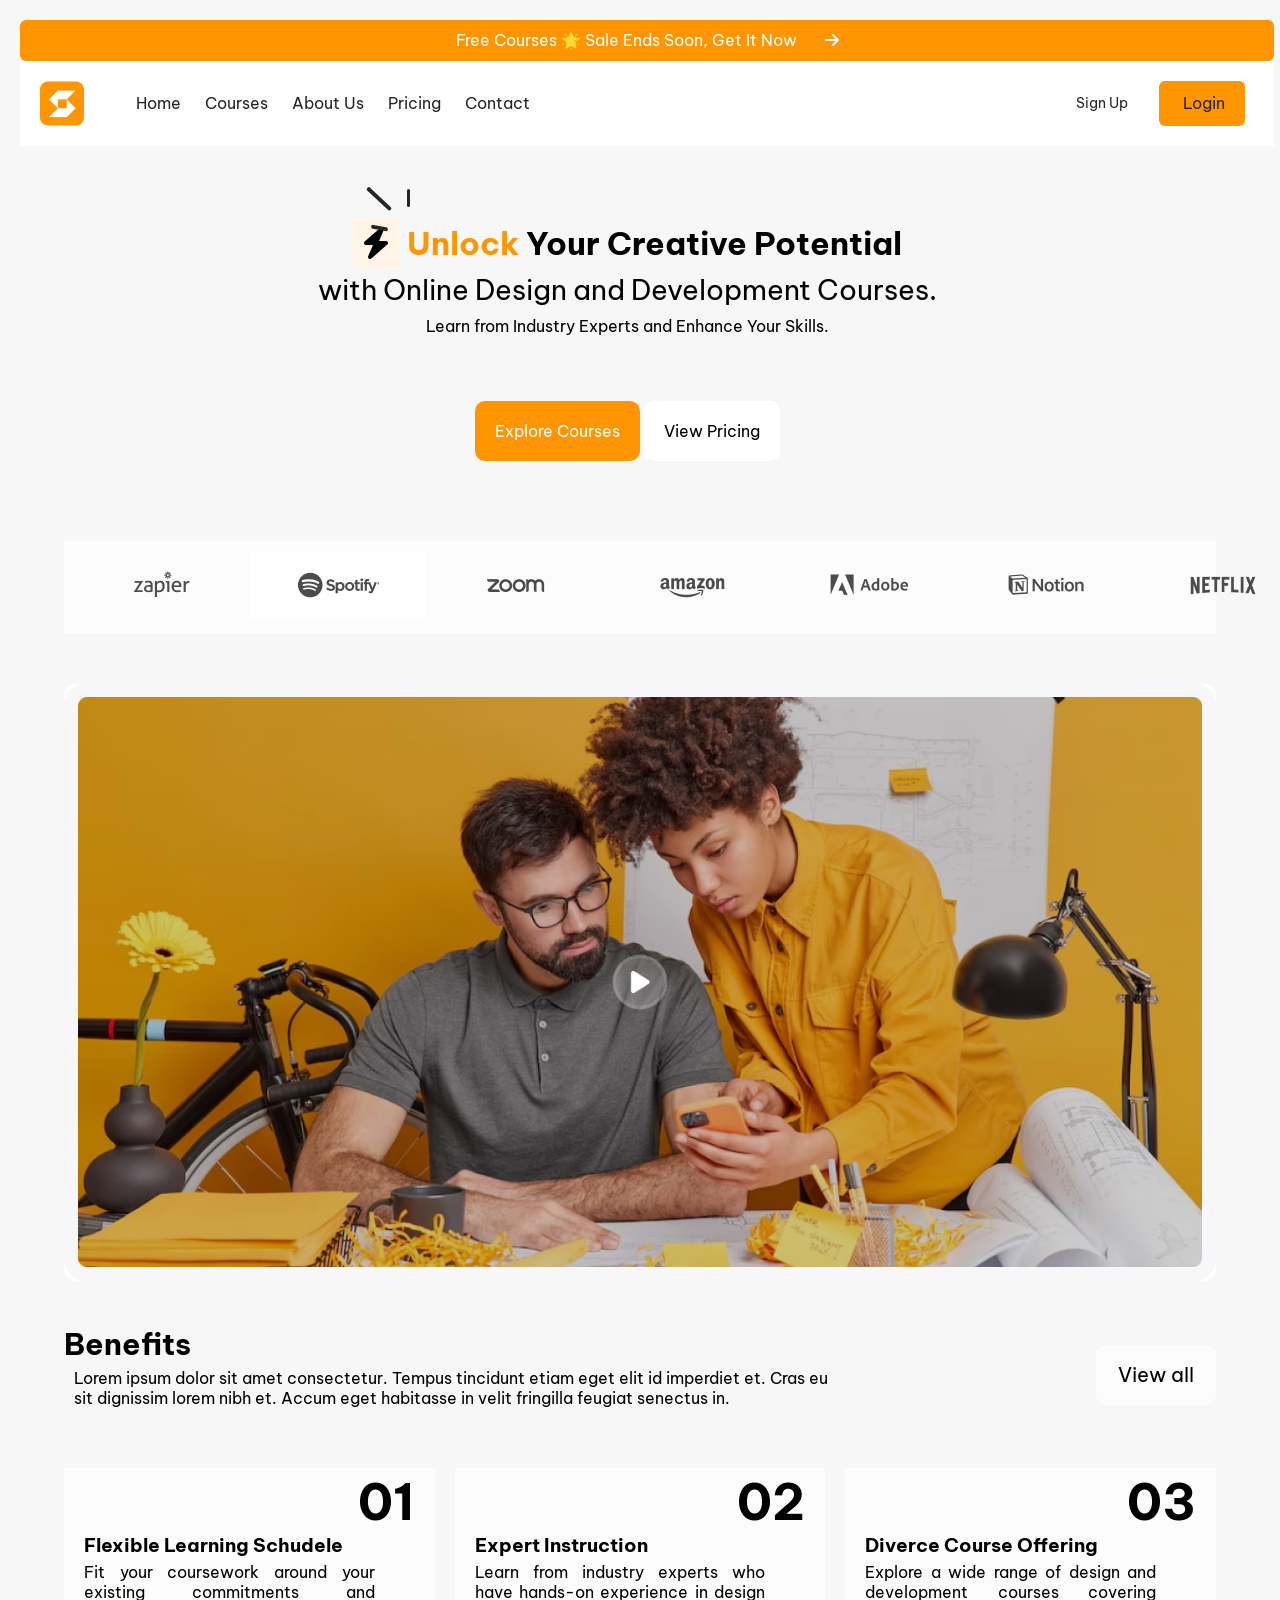
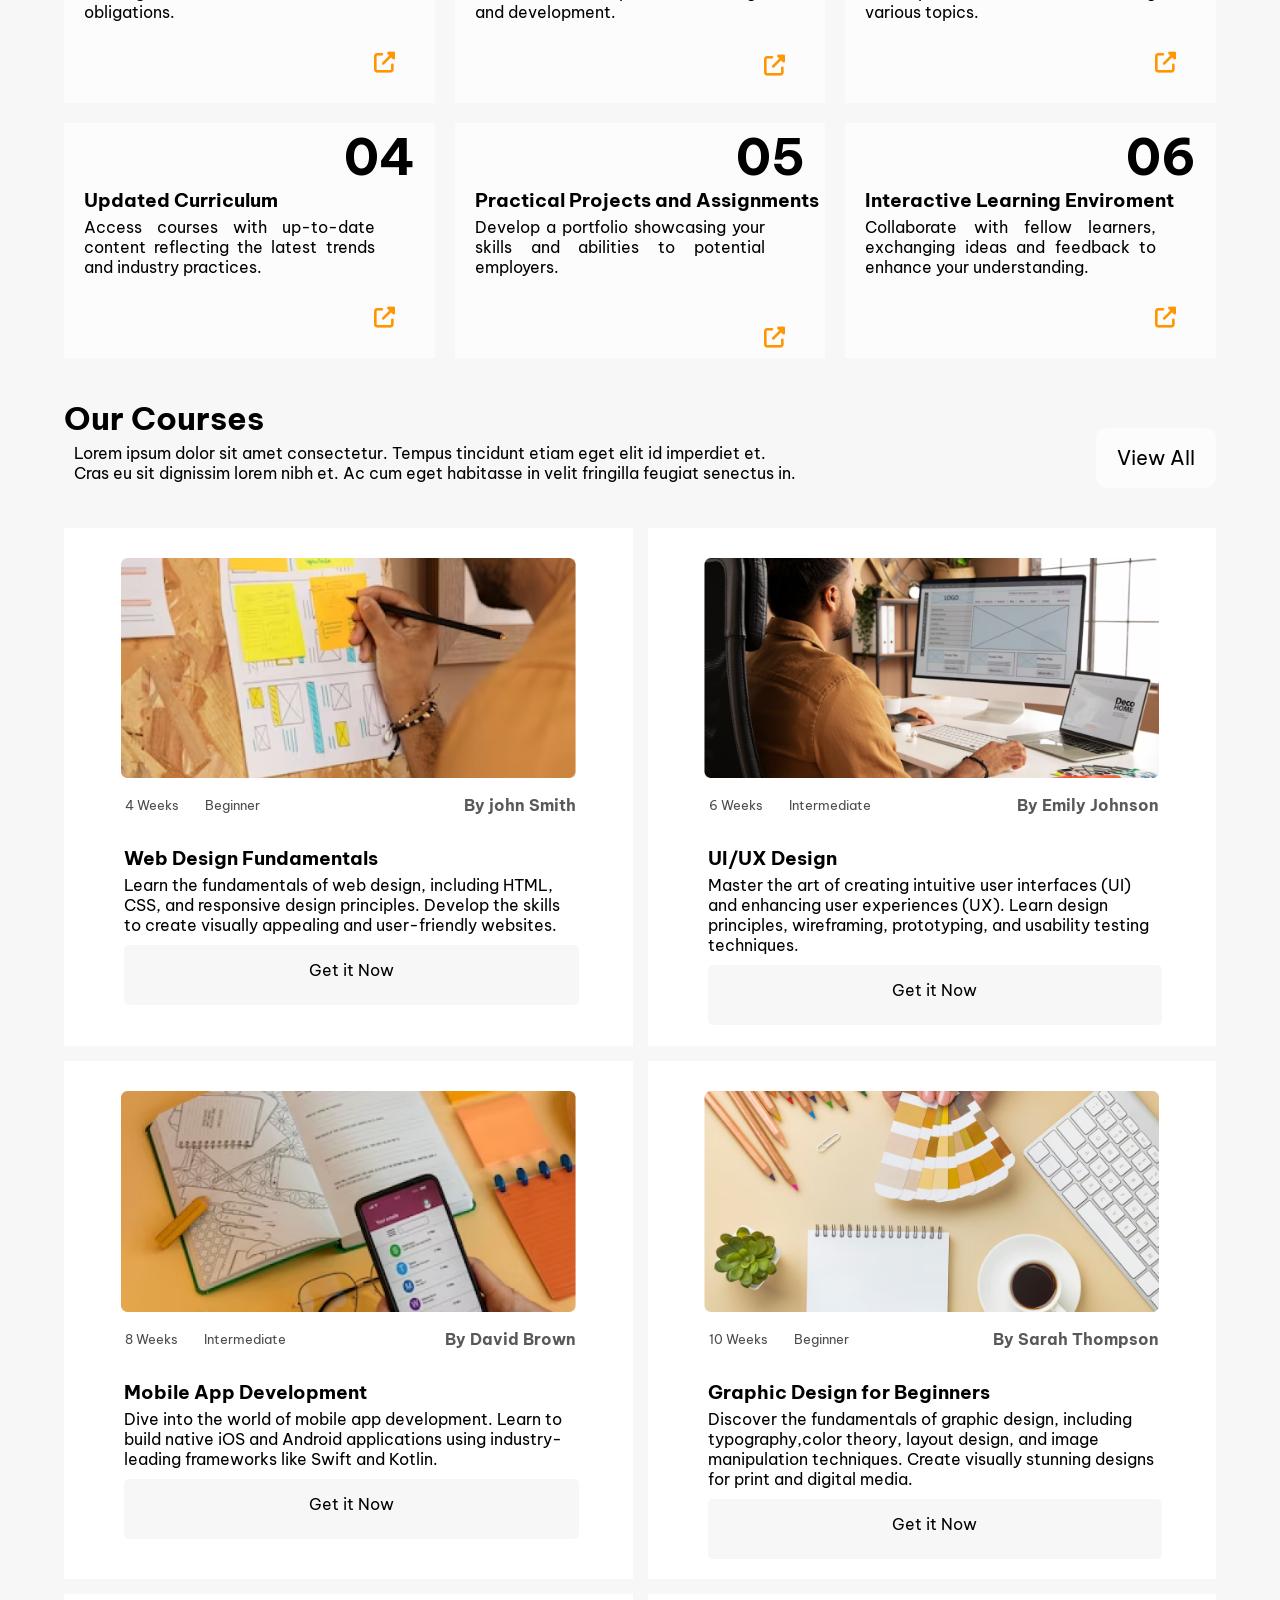
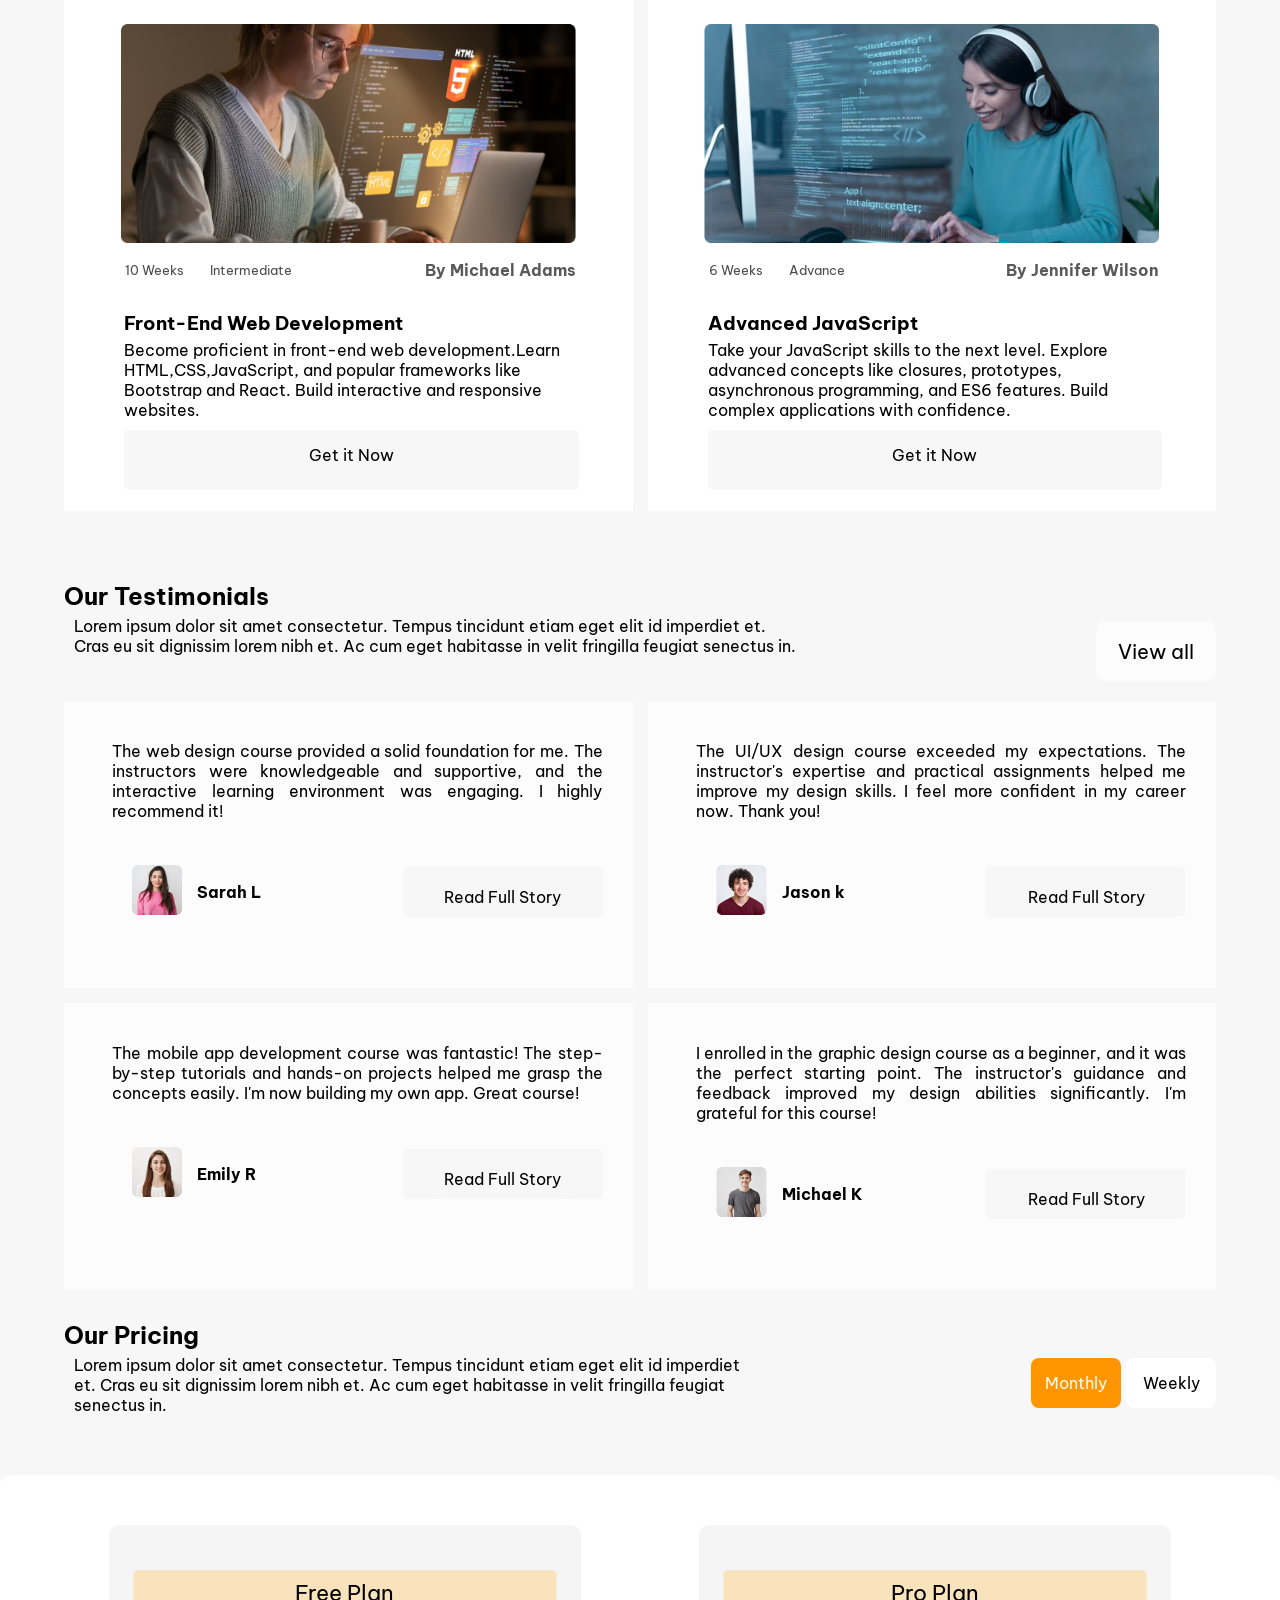
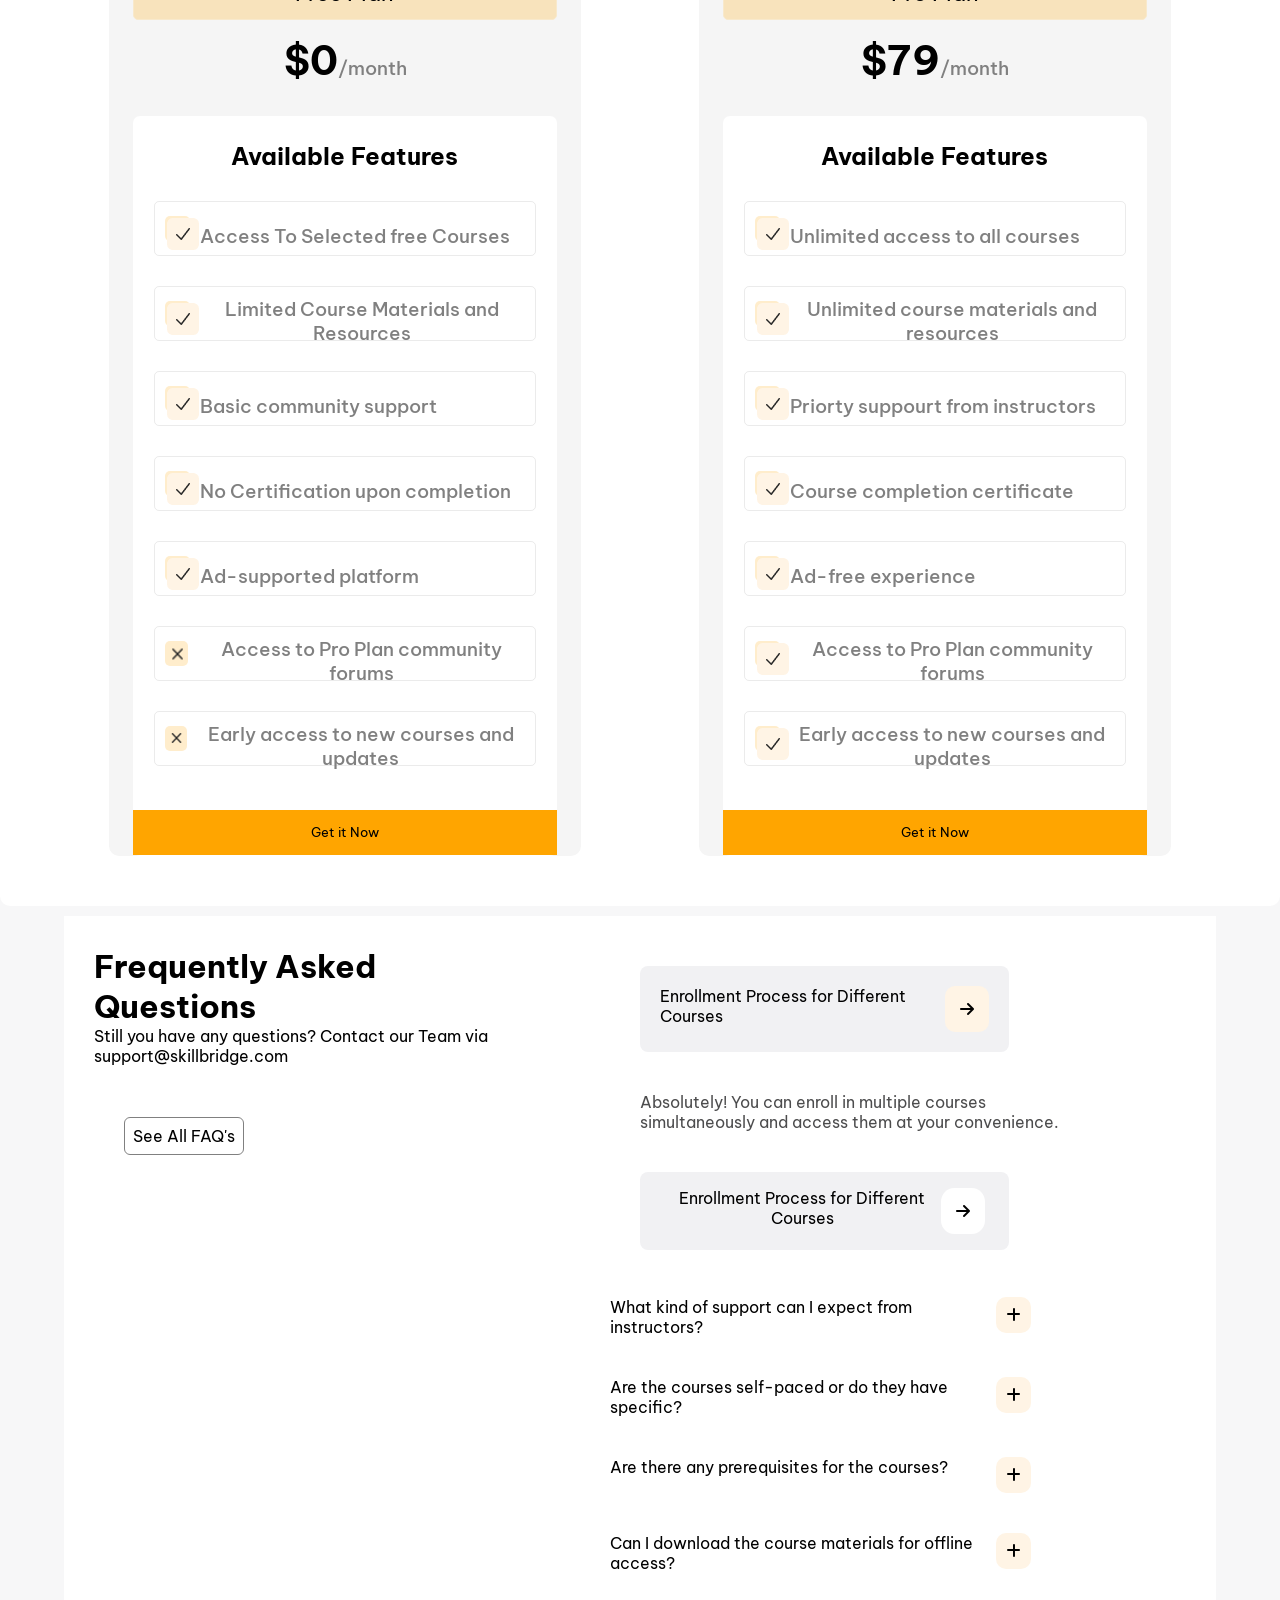
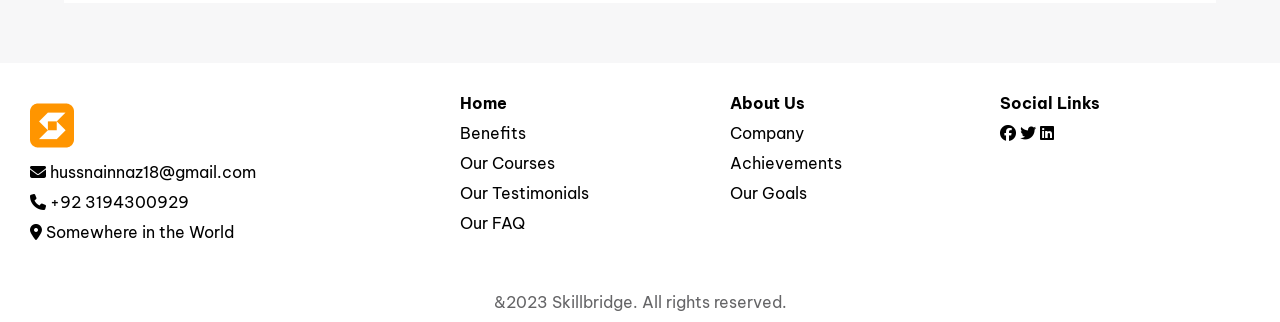
<file: index.html>
<!DOCTYPE html>
<html lang="en">
<head>
    <link rel="icon" href="Pictures/Logo.png">
    <link rel="stylesheet" href="CSS Files/CSS Home Page.css">
    <link rel="stylesheet" href="CSS Files/all.css">
    <meta charset="UTF-8">
    <meta name="viewport" content="width=device-width, initial-scale=1.0">
    <title>CSS Project</title>
</head>
<body>
  <header>
    <div class="top-banner">
      <h1>
        Free Courses 🌟 Sale Ends Soon, Get It Now &nbsp; &nbsp; &nbsp;
        <i class="fa-solid fa-arrow-right"></i>
      </h1>
    </div>
    <nav class="navbar">
      <div class="links">
        <img src="Pictures/Logo.png" alt="Picture of Logo">
        <ul class="navbar-list">
          <li><a class="navbar-links" href="index.html">Home</a></li>
          <li><a class="navbar-links" href="CSS Courses Page (1st).html">Courses</a></li>
          <li><a class="navbar-links" href="CSS About Us Page.html">About Us</a></li>
          <li><a class="navbar-links" href="CSS Pricing Page.html">Pricing</a></li>
          <li><a class="navbar-links" href="CSS Contact Page.html">Contact</a></li>
        </ul>
      </div>
      <div class="toogle">
        <div class="login">
          <a href="CSS SignUp Page.html" class="signup-btn">Sign Up</a>
          <a href="Login Page.html" class="login-btn">Login</a>
        </div>
        <div class="mobile-navbar-btn" id="toggle-btn">
          <i class="fa-solid fa-bars" name="open"></i>
          <i class="fa-solid fa-xmark" name="close"></i>
        </div>
      </div>
    </nav>
  </header>
  
    <div class="content">
        <div class="abstract-line">
          <div class="vector"></div>
          <div class="vector2"></div>
          <div class="vector3"></div>
        </div>
        <div class="contentFirst">
            <h1>
                <i class="fa-solid fa-bolt"></i> <span>Unlock</span> Your Creative Potential
            </h1>
        </div>
        <div class="contentTwo">
            with Online Design and Development Courses.
        </div>
        <div class="contentThird">
            Learn from Industry Experts and Enhance Your Skills.
        </div>
        <div class="contentFourth">
            <a class="contentFourth-a" href="CSS Courses Page.html">Explore Courses</a>
            <a class="contentFourth-b" style="background-color:#FFFFFF; color: black; " href="CSS Pricing Page.html">View Pricing</a>
        </div>
    </div>
    <div class="Icons">
        <div class="Items items1">
            <img src="Pictures/Card.png" alt="Picture of card">
        </div>
        <div class="Items items2">
            <img src="Pictures/Card (1).jpg" alt="Picture Of Zapier">
        </div>
        <div class="Items items3">
            <img src="Pictures/zoom.png" alt="Picture of Spotify">
        </div>
        
            <div class="Items items4 hide">
                <img src="Pictures/Card(5).png" alt="Picture Of Zomm">
            </div>
            <div class="Items items5 hide">
                <img src="Pictures/Card (2).png" alt="Picture Of Amazon">
            </div>
            <div class="Items items6 hide">
                <img src="Pictures/Card (3).png" alt="Picture Of Adobe">
            </div>
            <div class="Items items7 hide">
                <img src="Pictures/Card (4).png" alt="Picture Of Notion">
            </div>
        
    </div>
    <div class="Main-Picture">
        <img src="Pictures/Container.jpg" alt="Picture Of Netflix">
    </div>
    <section class="benefitsSection">
        <div class="container">
            <div class="containerFirst">
                <h1>Benefits</h1>
                <p>
                    Lorem ipsum dolor sit amet consectetur. Tempus tincidunt etiam eget elit id imperdiet et. Cras eu sit
                    dignissim lorem nibh et. Accum eget habitasse in velit fringilla feugiat senectus in.
                </p>
            </div>
            <div class="containerSecond">
                <button>View all</button>
            </div>
        </div>
        <div class="Register">
            <div class="subitems subitems1">
                <h1>01</h1>
                <h3>Flexible Learning Schudele</h3>
                <p>
                    Fit your coursework around your existing commitments and obligations.
                </p>
                <i class="fa-solid fa-up-right-from-square"></i>
            </div>
            <div class="subitems subitems2">
                <h1>02</h1>
                <h3>Expert Instruction</h3>
                <p>
                    Learn from industry experts who have hands-on experience in design and development.
                </p>
                <i class="fa-solid fa-up-right-from-square" style="position: relative; top: 3px;"></i>
            </div>
            <div class="subitems subitems3">
                <h1>03</h1>
                <h3>Diverce Course Offering</h3>
                <p>
                    Explore a wide range of design and development courses covering various topics.
                </p>
                <i class="fa-solid fa-up-right-from-square"></i>
            </div>
            <div class="subitems subitems4">
                <h1>04</h1>
                <h3>Updated Curriculum</h3>
                <p>
                    Access courses with up-to-date content  reflecting the latest trends and industry  practices.
                </p>
                <i class="fa-solid fa-up-right-from-square"></i>
            </div>
            <div class="subitems subitems5">
                <h1>05</h1>
                <h3>Practical Projects and Assignments</h3>
                <p>
                    Develop a portfolio showcasing your skills and  abilities to potential employers.
                </p>
                <i class="fa-solid fa-up-right-from-square" style="position: relative; top: 20px;"></i>
            </div>
            <div class="subitems subitems6">
                <h1>06</h1>
                <h3>Interactive Learning Enviroment</h3>
                <p>
                    Collaborate with fellow learners, exchanging ideas  and feedback to enhance your  understanding.
                </p>
                <i class="fa-solid fa-up-right-from-square"></i>
            </div>
        </div>
     
    </section>
     <div class="Courses">
  <div class="CoursesFirst">
     <h1>Our Courses</h1>
     <p>
        Lorem ipsum dolor sit amet consectetur. Tempus tincidunt etiam eget elit id imperdiet et. Cras eu sit dignissim lorem nibh et. Ac cum eget habitasse in velit fringilla feugiat senectus in. 
     </p>
  </div>
  <div class="CoursesSecond">
    <button>View All</button>
  </div>
  </div>
  <div class="Register2">
   <div class="carries carriesItems1">
    <img src="Pictures/Image.png" alt="Web Designing Fundamentals Pictures">
    <div class="Register2Main">
        <div class="Register2First">
            <button>4 Weeks</button>
            <button>Beginner</button>
        </div>
        <div class="Register2Second">
         By john Smith
        </div>
    </div>
    <h3>Web Design Fundamentals</h3>
    <p>
        Learn the fundamentals of web design, including HTML, CSS, and responsive  design principles. Develop the skills to create visually appealing and  user-friendly websites.
        
    </p>
    <div class="test">Get it Now</div>
   </div>
   <div class="carries carriesItems2">
   <img src="Pictures/Image (1).png" alt="UI/UX Design Picture">
   <div class="Register2Main">
    <div class="Register2First">
        <button>6 Weeks</button>
        <button>Intermediate</button>
    </div>
    <div class="Register2Second">
     By Emily Johnson
    </div>
</div>
   <h3>UI/UX Design</h3>
   <p>
    Master the art of creating intuitive user interfaces (UI) and enhancing user experiences (UX). Learn design principles, wireframing, prototyping, and usability testing techniques.
   </p>
   <div class="test" >Get it Now</div>
   </div>
   <div class="carries carriesItems3">
   <img src="Pictures/Image (2).png" alt="Mobile App Development Pictures">
   <div class="Register2Main">
    <div class="Register2First">
        <button>8 Weeks</button>
        <button>Intermediate</button>
    </div>
    <div class="Register2Second">
     By David Brown
    </div>
</div>
   <h3>Mobile App Development</h3>
   <p>
    Dive into the world of mobile app development. Learn to build native iOS  and Android  applications using industry-leading frameworks like Swift and Kotlin.
    <br>
   </p>
   <div class="test">Get it Now</div>
   </div>
   <div class="carries carriesItems4">
    <img src="Pictures/Image (3).png" alt="Graphic Design for Beginners Pictures">
    <div class="Register2Main">
        <div class="Register2First">
            <button>10 Weeks</button>
            <button>Beginner</button>
        </div>
        <div class="Register2Second">
         By Sarah Thompson
        </div>
    </div>
    <h3>Graphic Design for Beginners</h3>
    <p>
        Discover the fundamentals of graphic design, including typography,color theory, layout  design, and image manipulation techniques. Create visually stunning designs for print and digital media.
    </p>
    <div class="test">Get it Now</div>
   </div>
   <div class="carries carriesItems5">
    <img src="Pictures/Image (4).png" alt="Front-End Web Development Pictures">
    <div class="Register2Main">
        <div class="Register2First">
            <button>10 Weeks</button>
            <button>Intermediate</button>
        </div>
        <div class="Register2Second">
         By Michael Adams
        </div>
    </div>
    <h3>Front-End Web Development</h3>
    <p>
        Become proficient in front-end web development.Learn HTML,CSS,JavaScript, and popular frameworks like Bootstrap and React. Build interactive and responsive  websites.
    </p>
    <div class="test">Get it Now</div>
   </div>
   <div class="carries carriesItems6">
    <img src="Pictures/Image (5).png" alt="Advanced JavaScript Pictures">
    <div class="Register2Main">
        <div class="Register2First">
            <button>6 Weeks</button>
            <button>Advance</button>
        </div>
        <div class="Register2Second">
         By Jennifer Wilson
        </div>
    </div>
    <h3>Advanced JavaScript</h3>
    <p>
        Take your JavaScript skills to the next level. Explore advanced concepts like  closures, prototypes, asynchronous programming, and ES6 features. Build complex  applications with confidence.
    </p>
    <div class="test">Get it Now</div>
   </div>
  </div>
  <div class="Testimonials">
    <div class="TestimonialsFirst">
     <h2>Our Testimonials</h2>
     <p>
        Lorem ipsum dolor sit amet consectetur. Tempus tincidunt etiam eget elit id imperdiet et. Cras eu sit dignissim lorem nibh et. Ac cum eget habitasse in velit fringilla feugiat senectus in.
     </p>
    </div>
    <div class="TestimonialsSecond">
        <button>View all</button>
    </div>
  </div>
  <div class="Superior">
   <div class="Individuals Individuals1">
    <p>
        The web design course provided a solid foundation for me. The instructors were knowledgeable and supportive, and the interactive learning environment was engaging. I highly recommend it!
    </p>
    <div class="main">
        <div class="imgh">
          <div class="Picture">
            <img src="Pictures/first.png" alt="Sarah L">
          </div>
          <h4>Sarah L</h4>
        </div>
        <div class="ReadStory">
          <a>
            Read Full Story
          </a>
      </div>
  </div>   
    </div><div class="Individuals Individuals2">
        <p>
            The UI/UX design course exceeded my expectations. The instructor's expertise and practical assignments helped me improve my design skills. I feel more confident in my career now. Thank you!
        </p><div class="main">
            <div class="imgh">
              <div class="Picture">
                <img src="Pictures/second.png" alt="Sarah L">
              </div>
              <h4>Jason k</h4>
            </div>
            
           
            <div class="ReadStory">
              <a>
                Read Full Story
              </a>
          </div>
      </div>
       </div>
       <div class="Individuals Individuals3">
        <p>
            The mobile app development course was fantastic! The step-by-step tutorials and hands-on projects helped me grasp the concepts easily. I'm now building my own app. Great course!
        </p>
        <div class="main">
            <div class="imgh">
              <div class="Picture">
                <img src="Pictures/third.png" alt="Emily R">
              </div>
              <h4>Emily R</h4>
            </div>
            
           
            <div class="ReadStory">
              <a>
                Read Full Story
              </a>
          </div>
      </div>
       </div>
       <di class="Individuals Individuals4">
        <p>
            I enrolled in the graphic design course as a beginner, and it was the perfect starting point. The instructor's guidance and feedback improved my design abilities significantly. I'm grateful for this course!
        </p>
        <div class="main">
            <div class="imgh">
              <div class="Picture">
                <img src="Pictures/four.png" alt="Michael k">
              </div>
              <h4>Michael K</h4>
            </div>
            
           
            <div class="ReadStory">
              <a>
                Read Full Story
              </a>
          </div>
      </div>
      </div>
   </div>
    <div class="Pricing">
    <div class="PricingFirst">
      <h2>Our Pricing</h2>
      <p>
        Lorem ipsum dolor sit amet consectetur. Tempus tincidunt etiam eget elit id imperdiet et. Cras eu sit dignissim lorem nibh et. Ac cum eget habitasse in velit fringilla feugiat senectus in.
      </p>
    </div>
    <div class="PricingSecond">
      <a class="PricingSecond-a">Monthly</a>
      <a class="PricingSecond-b">Weekly</a>
    </div>
  </div>
  
 <!-- <div class="FreeClass">
    <div class="FreeClassFirst">
        <div class="FreeClassFirst-a">
            Free Plan
        </div>
        <div class="FreeClassFirst-b">
            <h1>$0<sub style="font-size:12px; color:#4C4C4D">/month</sub></h1>
        </div>
        <div class="seven">
            <div class="FreeClassFirst-c">
                <h4>Available Features</h4>
            </div>
         <div class="sevens sevens1">
           <i class="fa-solid fa-check"></i> Access to selected free courses. 
         </div>
         <div class="sevens sevens2">
            <i class="fa-solid fa-check"></i> Limited course materials and resources.
         </div>
         <div class="sevens sevens3">
             <i class="fa-solid fa-check"></i> Basic community support.
         </div>
         <div class="sevens sevens4">
             <i class="fa-solid fa-check"></i>No certification upon completion.
         </div>
         <div class="sevens sevens5">
             <i class="fa-solid fa-check"></i> Ad-supported platform.
         </div>
         <div class="sevens sevens6">
             <i class="fa-solid fa-xmark" style="background-color: #F1F1F3;"></i>Access to exclusive Pro Plan community forums.
         </div>
         <div class="sevens sevens7">
             <i class="fa-solid fa-xmark" style="background-color:#F1F1F3;" ></i> Early access to new courses and updates.
         </div>
         
         </div>
         <div class="started">
            Get Started
         </div>
        </div>
        <div class="FreeClassSecond">
            <div class="FreeClassSecond-a">
                Free Plan
            </div>
            <div class="FreeClassSecond-b">
                <h1>$79<sub style="font-size:12px; color:#4C4C4D">/month</sub></h1>
            </div>
            
            <div class="Eight">
                <div class="FreeClassSecond-c">
                    <h4>Available Features</h4>
                </div>
             <div class="Eights Eights1">
               <i class="fa-solid fa-check"></i> Unlimited access to all courses. 
             </div>
             <div class="Eights Eights2">
                <i class="fa-solid fa-check"></i> Unlimited course materials and resources.
             </div>
             <div class="Eights Eights3">
                 <i class="fa-solid fa-check"></i> Priority support from instructors.
             </div>
             <div class="Eights Eights4">
                 <i class="fa-solid fa-check"></i>Course completion certificates.
             </div>
             <div class="Eights Eights5">
                 <i class="fa-solid fa-check"></i>Ad-free experience.
             </div>
             <div class="Eights Eights6">
                 <i class="fa-solid fa-check"></i>Access to exclusive Pro Plan community forums.
             </div>
             <div class="Eights Eights7">
                 <i class="fa-solid fa-check"></i> Early access to new courses and updates.
             </div>
             
             </div>
             <div class="yes">
                Get Started
          </div>    
        </div>
    </div> -->
    <div class="pricing">
        <div class="pricing-box">
        <div class="free-plan">
          Free Plan
        </div>
        <h3><span>$0</span>/month</h3>
        <div class="feature-box">
         <h2>Available Features</h2>
         <div class="list-box">
          <div class="tickheading">
            <div class="tick-box">
            <img src="Pictures/tick.png">
            </div>
            <h3>Access To Selected free Courses</h3>
          </div>
         </div>

         <div class="list-box">
          <div class="tickheading">
            <div class="tick-box">
              <img src="Pictures/tick.png">
            </div>
            <h3>Limited Course Materials and Resources</h3>
          </div>
         </div>

         <div class="list-box">
          <div class="tickheading">
            <div class="tick-box">
              <img src="Pictures/tick.png">
            </div>
            <h3>Basic community support</h3>
          </div>
         </div>


         <div class="list-box">
          <div class="tickheading">
            <div class="tick-box">
              <img src="Pictures/tick.png">
            </div>
            <h3>No Certification upon completion</h3>
          </div>
         </div>

         <div class="list-box">
          <div class="tickheading">
            <div class="tick-box">
              <img src="Pictures/tick.png">
            </div>
            <h3>Ad-supported platform</h3>
          </div>
         </div>

         <div class="list-box">
          <div class="tickheading">
            <div class="tick-box">
              <img src="Pictures/cross.png" class="cross">
            </div>
            <h3>Access to Pro Plan community forums</h3>
          </div>
         </div>

         <div class="list-box">
          <div class="tickheading">
            <div class="tick-box">
              <img src="Pictures/cross.png" class="cross">
            </div>
            <h3>Early access to new courses and updates</h3>
          </div>
         </div>
         <button class="getitnow1">
          Get it Now
        </button>

        </div>


      
        </div>
          
        <!----Second Pricing Box-->

        <div class="pricing-box">
          <div class="free-plan">
          Pro Plan
          </div>
          <h3><span>$79</span>/month</h3>
          <div class="feature-box">
           <h2>Available Features</h2>
           <div class="list-box">
            <div class="tickheading">
              <div class="tick-box">
                <img src="Pictures/tick.png">
              </div>
              <h3>Unlimited access to all courses</h3>
            </div>
           </div>

           <div class="list-box">
            <div class="tickheading">
              <div class="tick-box">
                <img src="Pictures/tick.png">
              </div>
              <h3>Unlimited course materials and resources</h3>
            </div>
           </div>

           <div class="list-box">
            <div class="tickheading">
              <div class="tick-box">
                <img src="Pictures/tick.png">
              </div>
              <h3>Priorty suppourt from instructors</h3>
            </div>
           </div>


           <div class="list-box">
            <div class="tickheading">
              <div class="tick-box">
                <img src="Pictures/tick.png">
              </div>
              <h3>Course completion certificate</h3>
            </div>
           </div>

           <div class="list-box">
            <div class="tickheading">
              <div class="tick-box">
                <img src="Pictures/tick.png">
              </div>
              <h3>Ad-free experience</h3>
            </div>
           </div>

           <div class="list-box">
            <div class="tickheading">
              <div class="tick-box">
                <img src="Pictures/tick.png">
              </div>
              <h3>Access to Pro Plan community forums</h3>
            </div>
           </div>

           <div class="list-box">
            <div class="tickheading">
              <div class="tick-box">
                <img src="Pictures/tick.png">
              </div>
              <h3>Early access to new courses and updates</h3>
            </div>
           </div>
           <button class="getitnow1">
            Get it Now
          </button>
          </div>
          </div>

</div>         
</section>
    <div class="Questions"> 
         <div class="QuestionsFirst">
            <h1>Frequently Asked <br/>Questions</h1>
                Still you have any questions? Contact our Team via support@skillbridge.com
                <br/> <br/><br/><br/>
            <a>See All FAQ's</a>
         </div>
         <div class="QuestionsSecond">
           <div class="QuestionsSecondFirst">
              <div class="QuestionsSecondFirst-a">
                <div class="QuestionsSecondFirst-f">
                    Enrollment Process for Different Courses 
                  </div>
                  <div class="QuestionsSecondFirst-g" >
                    <i class="fa-solid fa-arrow-right"></i>
                  </div>
              </div>
              <div class="QuestionsSecondFirst-b">
                Absolutely! You can enroll in multiple courses simultaneously and access them at your convenience.
              </div>
              <div class="QuestionsSecondFirst-c">
                <div class="QuestionsSecondFirst-d">
                    Enrollment Process for Different Courses 
                  </div>
                  <div class="QuestionsSecondFirst-e" >
                    <i class="fa-solid fa-arrow-right"></i>
                  </div>
              </div>
            </div>
            <div class="First">
                <div class="First1">
                    What kind of support can I expect from instructors?
                  </div>
                  <div class="First2">
                  <i class="fa-solid fa-plus"></i>
                  </div>
            </div>
            <div class="First">
                <div class="First1">
                    Are the courses self-paced or do they have specific?
                  </div>
                  <div class="First2">
                  <i class="fa-solid fa-plus"></i>
                  </div>
            </div>
            <div class="First">
                <div class="First1">
                Are there any prerequisites for the courses?
                  </div>
                  <div class="First2">
                  <i class="fa-solid fa-plus"></i>
                  </div>
            </div>
            <div class="First">
                <div class="First1">
                    Can I download the course materials for offline access?
                  </div>
                  <div class="First2">
                  <i class="fa-solid fa-plus"></i>
                  </div>
            </div>

            

         </div>
    </div>
    <footer>
      <div class="footerCapital">
          <div class="footerFirst">
              <div class="footerFirst-a">
                  <ul> 
                      <li><img src="Pictures/Logo.png" alt="Logo"></li>
                      <li><i class="fa-solid fa-envelope"></i>&nbsp;<a href="mailto:hussnainnaz18@gmail.com">hussnainnaz18@gmail.com</a></li>
                      <li><i class="fa-solid fa-phone"></i>&nbsp;<a href="tel:+923194300929">+92 3194300929</a></li>
                      <li><i class="fa-solid fa-location-dot"></i>&nbsp;Somewhere in the World</li>
                  </ul>
              </div>
              <div class="footerSecond">
                  <div class="footerFirst-b">
                      <h4 style="color:black">Home</h4>
                      <ul>
                          <li><a href="#">Benefits</a></li>
                          <li><a href="#">Our Courses</a></li>
                          <li><a href="#">Our Testimonials</a></li>
                          <li><a href="#">Our FAQ</a></li>
                      </ul>
                  </div>
                  <div class="footerFirst-c">
                      <h4 style="color:black">About Us</h4>
                      <ul>
                          <li><a href="#">Company</a></li>
                          <li><a href="#">Achievements</a></li>
                          <li><a href="#">Our Goals</a></li>
                      </ul>
                  </div>
                  <div class="footerFirst-d">
                      <h4>Social Links</h4>
                      <ul>
                          <li>
                              <a href="#" aria-label="Facebook"><i class="fa-brands fa-facebook"></i></a>
                              <a href="#" aria-label="Twitter"><i class="fa-brands fa-twitter"></i></a>
                              <a href="#" aria-label="LinkedIn"><i class="fa-brands fa-linkedin"></i></a>
                          </li>
                      </ul>
                  </div>
              </div>
          </div>
      </div>
  </footer>
  <div class="copyright">
    &2023 Skillbridge. All rights reserved.
  </div>
  <script>
    const mobile_nav = document.querySelector(".mobile-navbar-btn");
    const nav_header = document.querySelector("header")
    mobile_nav.addEventListener("click", () => {
      nav_header.classList.toggle("active")
     })
</script>
</body>
</html>
</file>
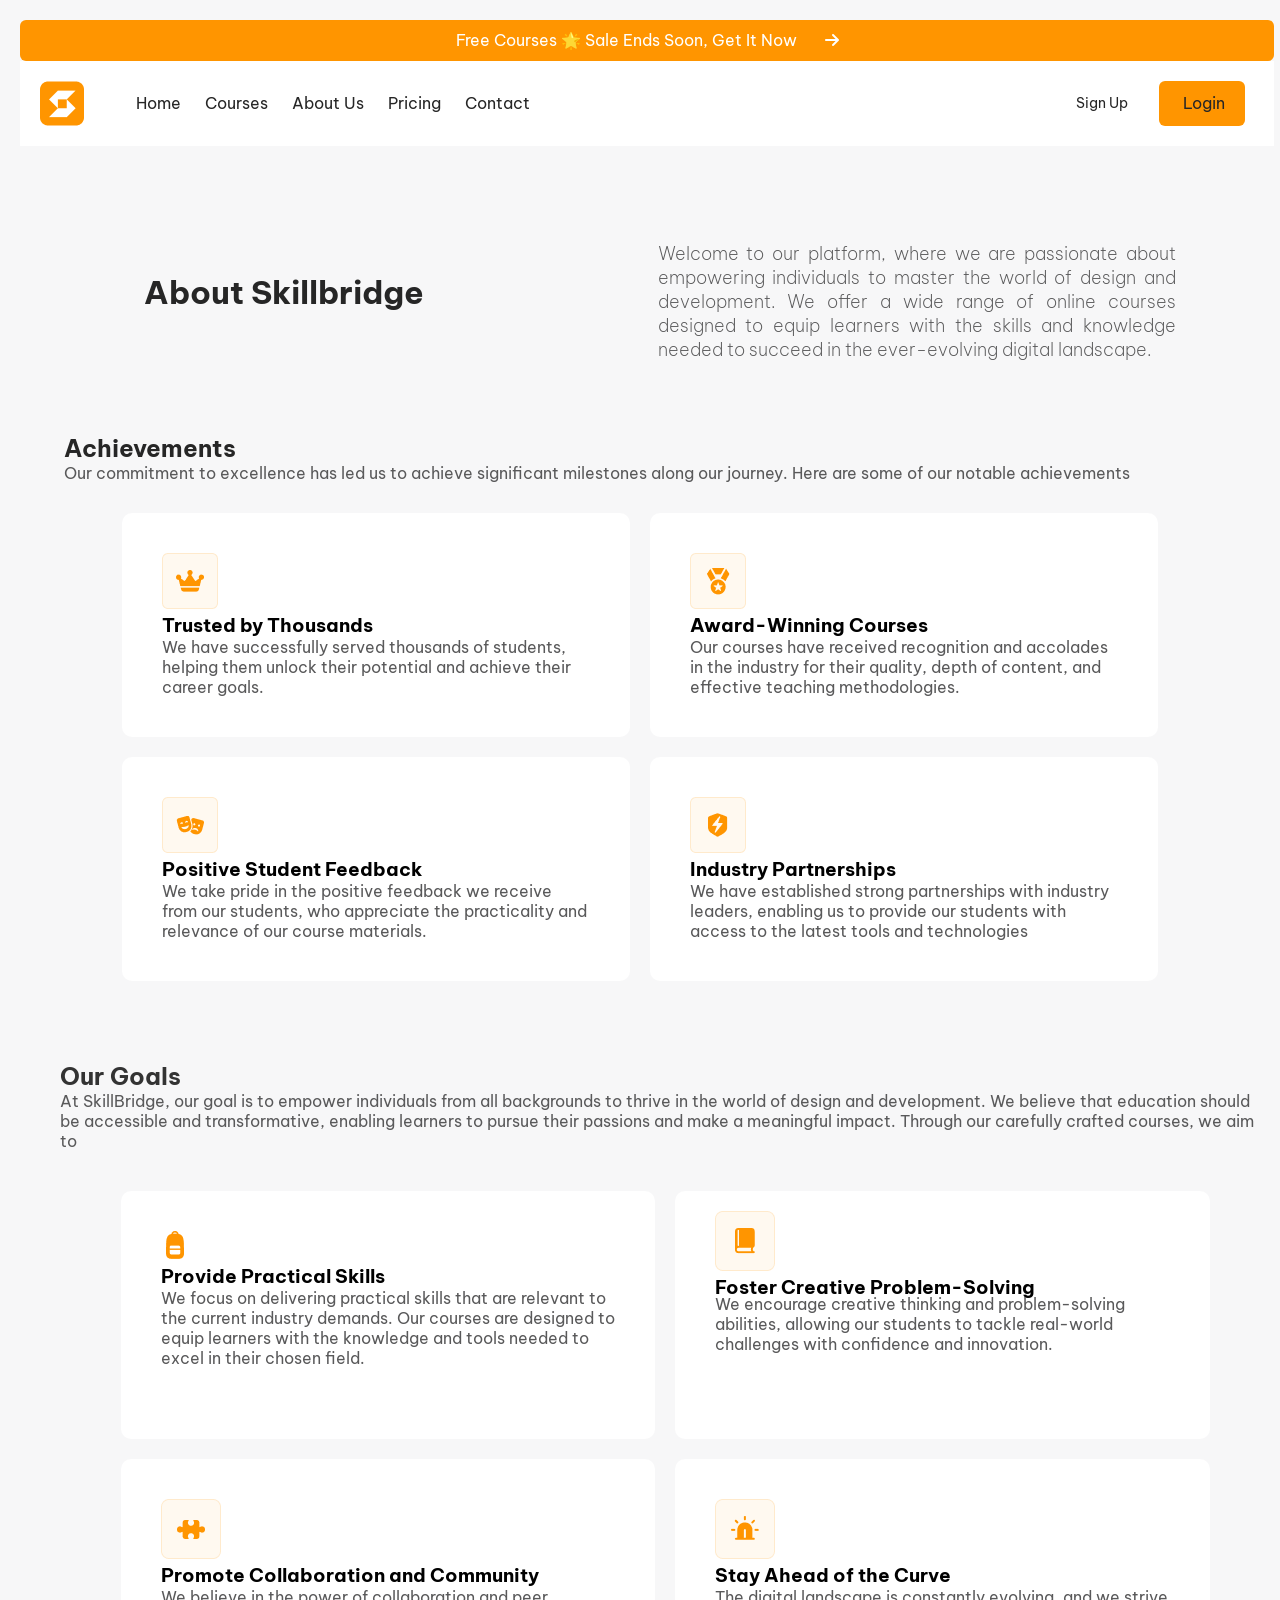
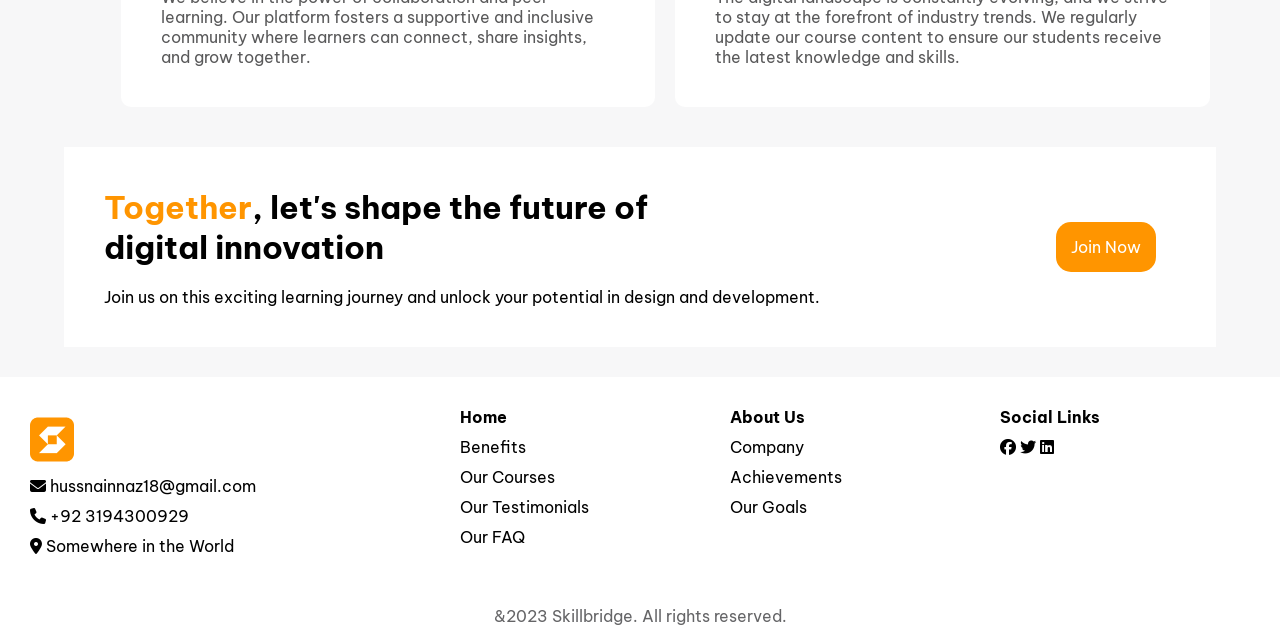
<file: CSS About Us Page.html>
<!DOCTYPE html>
<html lang="en">
<head>
    <link rel="icon" href="Pictures/Logo.png">
    <link rel="stylesheet" href="CSS Files/CSS About Us Page.css">
    <link rel="stylesheet" href="CSS Files/all.css">
    <meta charset="UTF-8">
    <meta name="viewport" content="width=device-width, initial-scale=1.0">
    <title>CSS Project</title>
</head>

<body>
    <header>
        <div class="top-banner">
          <h1>
            Free Courses 🌟 Sale Ends Soon, Get It Now &nbsp; &nbsp; &nbsp;
            <i class="fa-solid fa-arrow-right"></i>
          </h1>
        </div>
        <nav class="navbar">
          <div class="links">
            <img src="Pictures/Logo.png" alt="Picture of Logo">
            <ul class="navbar-list">
              <li><a class="navbar-links" href="CSS Home Page.html">Home</a></li>
              <li><a class="navbar-links" href="CSS Courses Page (1st).html">Courses</a></li>
              <li><a class="navbar-links" href="CSS About Us Page.html">About Us</a></li>
              <li><a class="navbar-links" href="CSS Pricing Page.html">Pricing</a></li>
              <li><a class="navbar-links" href="CSS Contact Page.html">Contact</a></li>
            </ul>
          </div>
          <div class="toogle">
            <div class="login">
              <a href="CSS SignUp Page.html" class="signup-btn">Sign Up</a>
              <a href="Login Page.html" class="login-btn">Login</a>
            </div>
            <div class="mobile-navbar-btn" id="toggle-btn">
              <i class="fa-solid fa-bars" name="open"></i>
              <i class="fa-solid fa-xmark" name="close"></i>
            </div>
          </div>
        </nav>
      </header>
      
    <div class="Skills">
        <div class="SkillsFirst">
       <h1>
        <b>About Skillbridge</b>
       </h1>
         </div>
         <div class="SkillsSecond">
            <p>
                Welcome to our platform, where we are passionate about empowering individuals to master the world of design and development. We offer a wide range of online courses designed to equip learners with the skills and knowledge needed to succeed in the ever-evolving digital landscape.
            </p>
         </div>
      </div>
      <div class="Achievements">
        <div class="Achievements-a">
            <h2>Achievements</h2>
            <p>
                Our commitment to excellence has led us to achieve significant milestones along our journey. Here are some of our notable achievements
            </p>
        </div>
        <div class="Achievements-b">
            <div class="cell">
                <img src="Pictures/Icon Container (2).png" alt="Picture Of Container">
                <h3>Trusted by Thousands</h3>
                <p>
                    We have successfully served thousands of students, helping them unlock their potential and achieve their career goals.
                </p>
            </div>
            <div class="cell">
                <img src="Pictures/Icon Container (3).png" alt="Picture Of Container">
                <h3>Award-Winning Courses</h3>
                <p>
                    Our courses have received recognition and accolades in the industry for their quality, depth of content, and effective teaching methodologies.
                </p>
            </div>
            <div class="cell">
                <img src="Pictures/Icon Container (4).png" alt="Picture Of Container">
                <h3>Positive Student Feedback</h3>
                <p>
                    We take pride in the positive feedback we receive from our students, who appreciate the practicality and relevance of our course materials.
                </p>
            </div>
            <div class="cell">
                <img src="Pictures/Icon Container (5).png" alt="Picture Of Container">
                <h3>Industry Partnerships</h3>
                <p>
                    We have established strong partnerships with industry leaders, enabling us to provide our students with access to the latest tools and technologies
                </p>
            </div>
        </div>
      </div>
      <div class="Goals">
        <div class="Goals-a">
         <h2>Our Goals</h2>
         <p>
             At SkillBridge, our goal is to empower individuals from all backgrounds to thrive in the world of design and development. We believe that education should be accessible and transformative, enabling learners to pursue their passions and make a meaningful impact.
            Through our carefully crafted courses, we aim to
        </p>
        
        </div>
        
        <div class="Goals-b">
            <div class="cells">
                <img src="Pictures/Objects & Tools.png" alt="Picture Of Container">
                <h3>Provide Practical Skills</h3>
                <p>
                    We focus on delivering practical skills that are relevant to the current industry demands. Our courses are designed to equip learners with the knowledge and tools needed to excel in their chosen field.
                </p>
            </div>
            <div class="cells">
                <img src="Pictures/Icon Container (6).png" alt="Picture Of Container" style="position: relative; top: -20px;">
                <h3 style="position: relative; top:-20px;">Foster Creative Problem-Solving</h3>
                <p style="position: relative; top: -25px;">
                    We encourage creative thinking and problem-solving abilities, allowing our students to tackle real-world challenges with confidence and innovation.
                </p>
            </div>
            <div class="cells">
                <img src="Pictures/Icon Container (7).png" alt="Picture Of Container">
                <h3>Promote Collaboration and Community</h3>
                <p>
                    We believe in the power of collaboration and peer learning. Our platform fosters a supportive and inclusive community where learners can connect, share insights, and grow together.
                </p>
            </div>
            <div class="cells">
                <img src="Pictures/Icon Container (8).png" alt="Picture Of Container">
                <h3>Stay Ahead of the Curve</h3>
                <p>
                    The digital landscape is constantly evolving, and we strive to stay at the forefront of industry trends. We regularly update our course content to ensure our students receive the latest knowledge and skills.
                </p>
            </div>
        </div>
      </div>
      <div class="span">
           <div class="span-a">
            <h1><span>Together</span>, let's shape the future of<br> digital innovation</h1>
            <br>
            <p>
                Join us on this exciting learning journey and unlock your potential in design and development.
            </p>
           </div>
           <div class="span-b">
              <a href="">Join Now</a>
           </div>
      </div>
      <footer>
        <div class="footerCapital">
            <div class="footerFirst">
                <div class="footerFirst-a">
                    <ul> 
                        <li><img src="Pictures/Logo.png" alt="Logo"></li>
                        <li><i class="fa-solid fa-envelope"></i>&nbsp;<a href="mailto:hussnainnaz18@gmail.com">hussnainnaz18@gmail.com</a></li>
                        <li><i class="fa-solid fa-phone"></i>&nbsp;<a href="tel:+923194300929">+92 3194300929</a></li>
                        <li><i class="fa-solid fa-location-dot"></i>&nbsp;Somewhere in the World</li>
                    </ul>
                </div>
                <div class="footerSecond">
                    <div class="footerFirst-b">
                        <h4 style="color:black">Home</h4>
                        <ul>
                            <li><a href="#">Benefits</a></li>
                            <li><a href="#">Our Courses</a></li>
                            <li><a href="#">Our Testimonials</a></li>
                            <li><a href="#">Our FAQ</a></li>
                        </ul>
                    </div>
                    <div class="footerFirst-c">
                        <h4 style="color:black">About Us</h4>
                        <ul>
                            <li><a href="#">Company</a></li>
                            <li><a href="#">Achievements</a></li>
                            <li><a href="#">Our Goals</a></li>
                        </ul>
                    </div>
                    <div class="footerFirst-d">
                        <h4>Social Links</h4>
                        <ul>
                            <li>
                                <a href="#" aria-label="Facebook"><i class="fa-brands fa-facebook"></i></a>
                                <a href="#" aria-label="Twitter"><i class="fa-brands fa-twitter"></i></a>
                                <a href="#" aria-label="LinkedIn"><i class="fa-brands fa-linkedin"></i></a>
                            </li>
                        </ul>
                    </div>
                </div>
            </div>
        </div>
    </footer>
  <div class="copyright">
    &2023 Skillbridge. All rights reserved.
  </div>
  <script>
    const mobile_nav = document.querySelector(".mobile-navbar-btn");
    const nav_header = document.querySelector("header")
    mobile_nav.addEventListener("click", () => {
      nav_header.classList.toggle("active")
     })
</script>
  </body>
  </html>
</file>
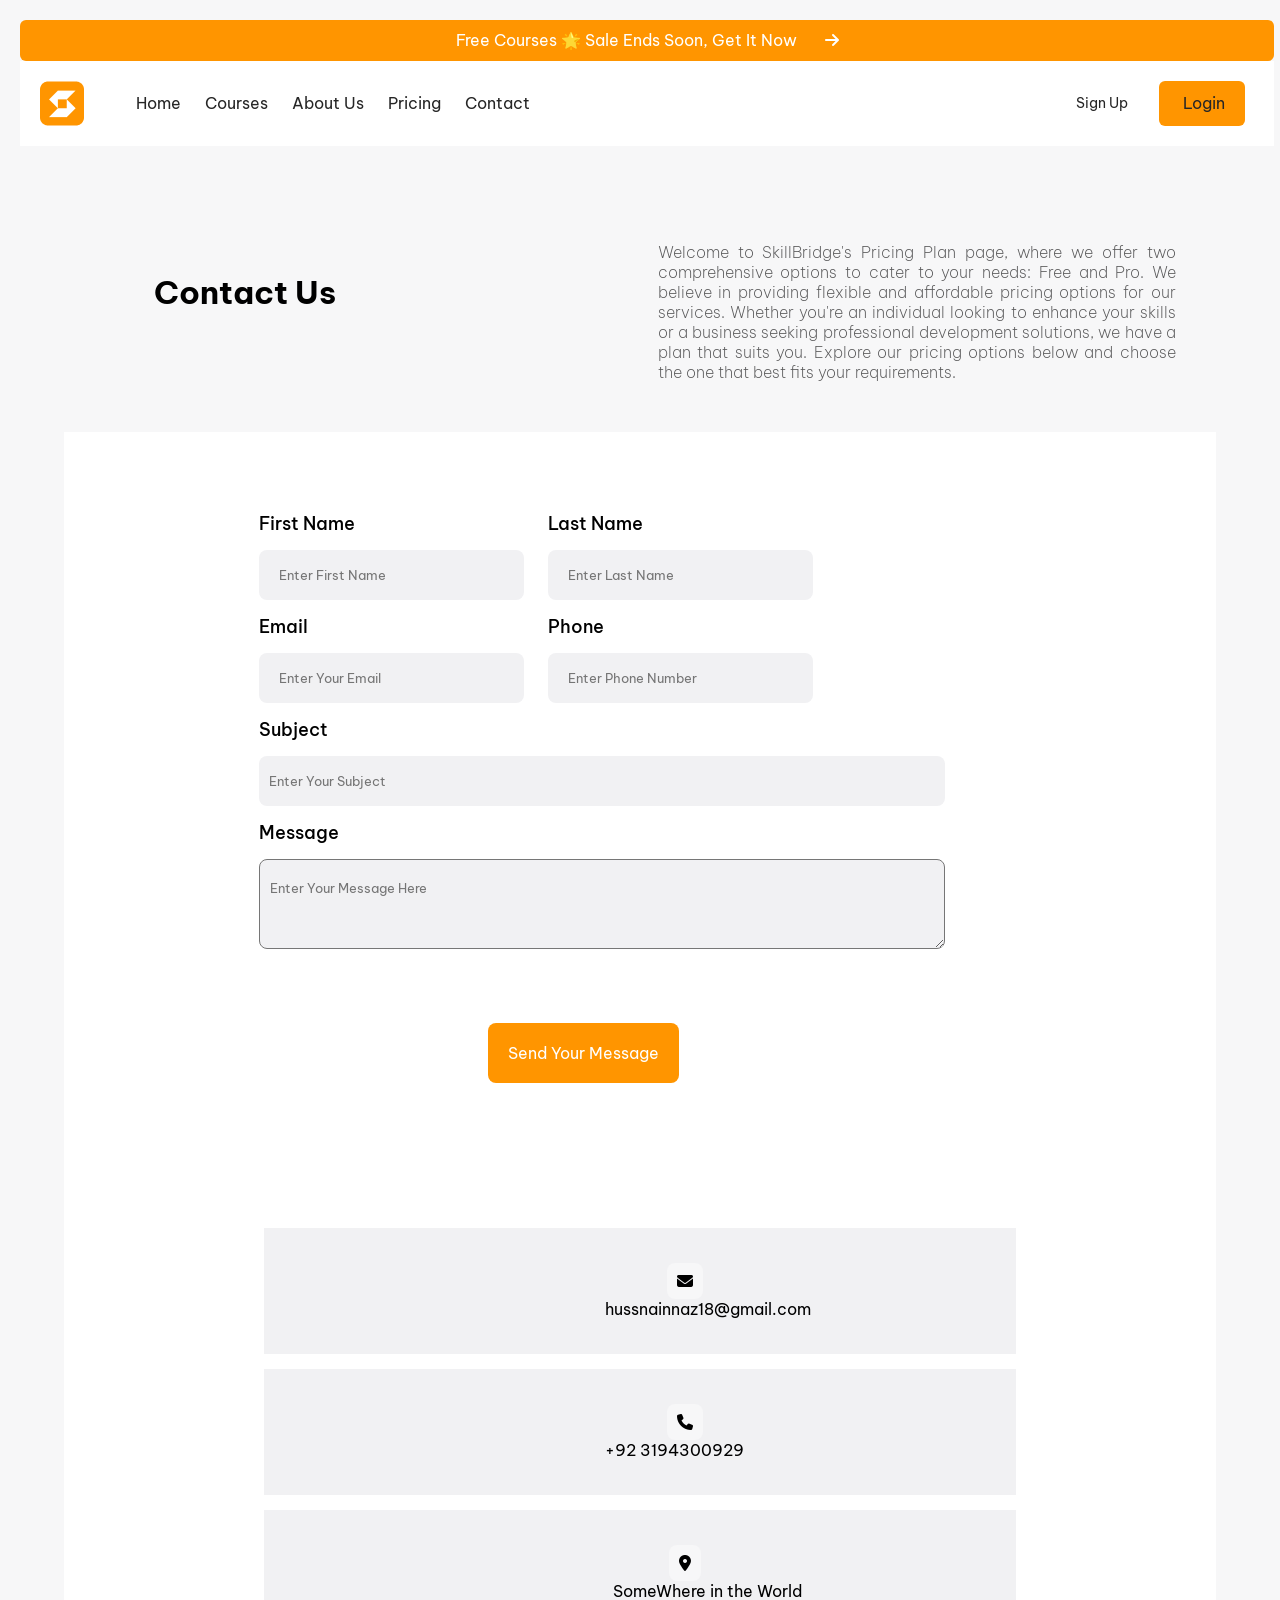
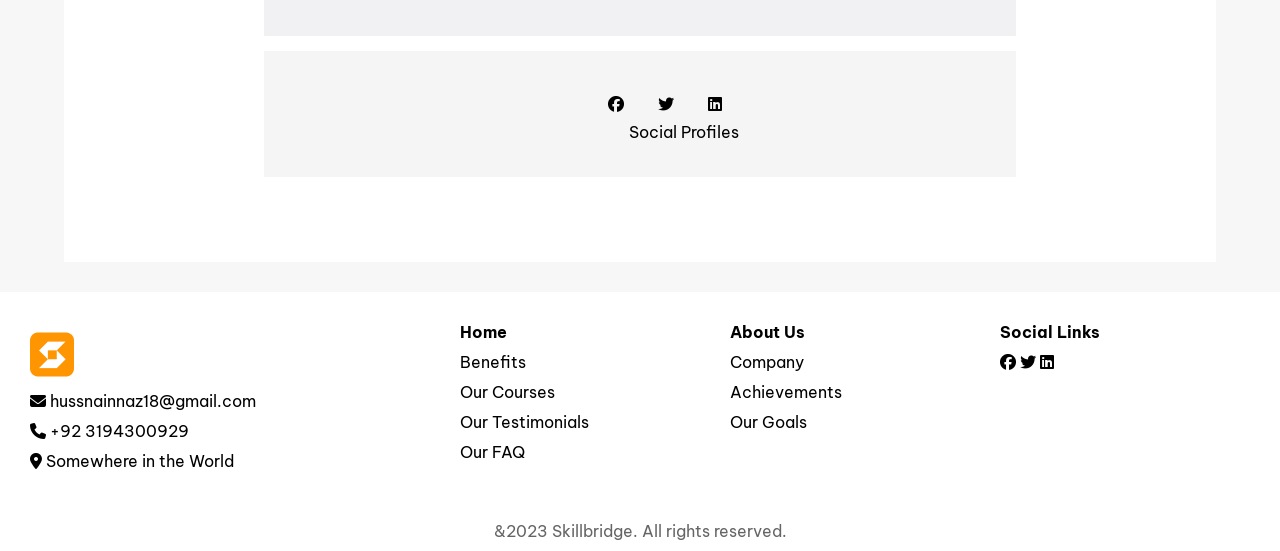
<file: CSS Contact Page.html>
<!DOCTYPE html>
<html lang="en">
<head>
    <link rel="icon" href="Pictures/Logo.png">
    <link rel="stylesheet" href="CSS Files/CSS Contact Page.css">
    <link rel="stylesheet" href="CSS Files/all.css">
    <meta charset="UTF-8">
    <meta name="viewport" content="width=device-width, initial-scale=1.0">
    <title>CSS Project</title>
</head>

<body>
    <header>
        <div class="top-banner">
          <h1>
            Free Courses 🌟 Sale Ends Soon, Get It Now &nbsp; &nbsp; &nbsp;
            <i class="fa-solid fa-arrow-right"></i>
          </h1>
        </div>
        <nav class="navbar">
          <div class="links">
            <img src="Pictures/Logo.png" alt="Picture of Logo">
            <ul class="navbar-list">
              <li><a class="navbar-links" href="CSS Home Page.html">Home</a></li>
              <li><a class="navbar-links" href="CSS Courses Page (1st).html">Courses</a></li>
              <li><a class="navbar-links" href="CSS About Us Page.html">About Us</a></li>
              <li><a class="navbar-links" href="CSS Pricing Page.html">Pricing</a></li>
              <li><a class="navbar-links" href="CSS Contact Page.html">Contact</a></li>
            </ul>
          </div>
          <div class="toogle">
            <div class="login">
              <a href="CSS SignUp Page.html" class="signup-btn">Sign Up</a>
              <a href="Login Page.html" class="login-btn">Login</a>
            </div>
            <div class="mobile-navbar-btn" id="toggle-btn">
              <i class="fa-solid fa-bars" name="open"></i>
              <i class="fa-solid fa-xmark" name="close"></i>
            </div>
          </div>
        </nav>
      </header>
      
    <div class="contact">
    <div class="contactFirst">
   <h1>
       Contact Us
   </h1>
     </div>
     <div class="contactSecond">
        <p>
            Welcome to SkillBridge's Pricing Plan page, where we offer two comprehensive options to cater to your needs: Free and Pro. We believe in providing flexible and affordable pricing options for our services. Whether you're an individual looking to enhance your skills or a business seeking professional development solutions, we have a plan that suits you. Explore our pricing options below and choose the one that best fits your requirements.
        </p>
     </div>
  </div>
  <div class="form">
    <div class="form-left">
        <div class="form-left-a">
            <div class="first">
                <label>First Name</label><br>
                <input type="text" name="" id="name" placeholder="Enter First Name" required>
            </div>
            <div class="second">
                <label>Last Name</label><br>
                <input type="text" name="" id="name" placeholder="Enter Last Name" required>
            </div>
        </div>
        <div class="form-left-b">
            <div class="Third">
                <label>Email</label><br>
                <input type="text" name="" id="name" placeholder="Enter Your Email" required>
            </div>
            <div class="Four">
                <label>Phone</label><br>
                <input type="text" name="" id="name" placeholder="Enter Phone Number" required>
            </div>
        </div>
        <div class="Subject">
           <label>Subject</label><br>
           <input type="text" name="" id="name" placeholder="Enter Your Subject">
        </div>
        <div class="Message">
            <label>Message</label><br>
            <textarea name="" id="name" placeholder="Enter Your Message Here"></textarea>
        </div>
        <div class="send">
           <a href="">Send Your Message</a>
        </div>
    </div>
    <div class="right">
     <div class="right1">
        <i class="fa-solid fa-envelope"></i>
        <p>hussnainnaz18@gmail.com</p>
     </div>
     <div class="right2">
        <i class="fa-solid fa-phone"></i>
        <p>+92 3194300929</p>
     </div>
     <div class="right3">
        <i class="fa-solid fa-location-dot"></i>
        <p>SomeWhere in the World</p>
     </div>
     <div class="right4">
        <i class="fa-brands fa-facebook"></i>
        <i class="fa-brands fa-twitter"></i>
        <i class="fa-brands fa-linkedin"></i>
        <p>Social Profiles</p>
     </div>
    </div>
  </div>
  
  <footer>
    <div class="footerCapital">
        <div class="footerFirst">
            <div class="footerFirst-a">
                <ul> 
                    <li><img src="Pictures/Logo.png" alt="Logo"></li>
                    <li><i class="fa-solid fa-envelope"></i>&nbsp;<a href="mailto:hussnainnaz18@gmail.com">hussnainnaz18@gmail.com</a></li>
                    <li><i class="fa-solid fa-phone"></i>&nbsp;<a href="tel:+923194300929">+92 3194300929</a></li>
                    <li><i class="fa-solid fa-location-dot"></i>&nbsp;Somewhere in the World</li>
                </ul>
            </div>
            <div class="footerSecond">
                <div class="footerFirst-b">
                    <h4 style="color:black">Home</h4>
                    <ul>
                        <li><a href="#">Benefits</a></li>
                        <li><a href="#">Our Courses</a></li>
                        <li><a href="#">Our Testimonials</a></li>
                        <li><a href="#">Our FAQ</a></li>
                    </ul>
                </div>
                <div class="footerFirst-c">
                    <h4 style="color:black">About Us</h4>
                    <ul>
                        <li><a href="#">Company</a></li>
                        <li><a href="#">Achievements</a></li>
                        <li><a href="#">Our Goals</a></li>
                    </ul>
                </div>
                <div class="footerFirst-d">
                    <h4>Social Links</h4>
                    <ul>
                        <li>
                            <a href="#" aria-label="Facebook"><i class="fa-brands fa-facebook"></i></a>
                            <a href="#" aria-label="Twitter"><i class="fa-brands fa-twitter"></i></a>
                            <a href="#" aria-label="LinkedIn"><i class="fa-brands fa-linkedin"></i></a>
                        </li>
                    </ul>
                </div>
            </div>
        </div>
    </div>
</footer>
<div class="copyright">
&2023 Skillbridge. All rights reserved.
</div>
<script>
  const mobile_nav = document.querySelector(".mobile-navbar-btn");
  const nav_header = document.querySelector("header")
  mobile_nav.addEventListener("click", () => {
    nav_header.classList.toggle("active")
   })
</script>
</body>
</html>
</file>
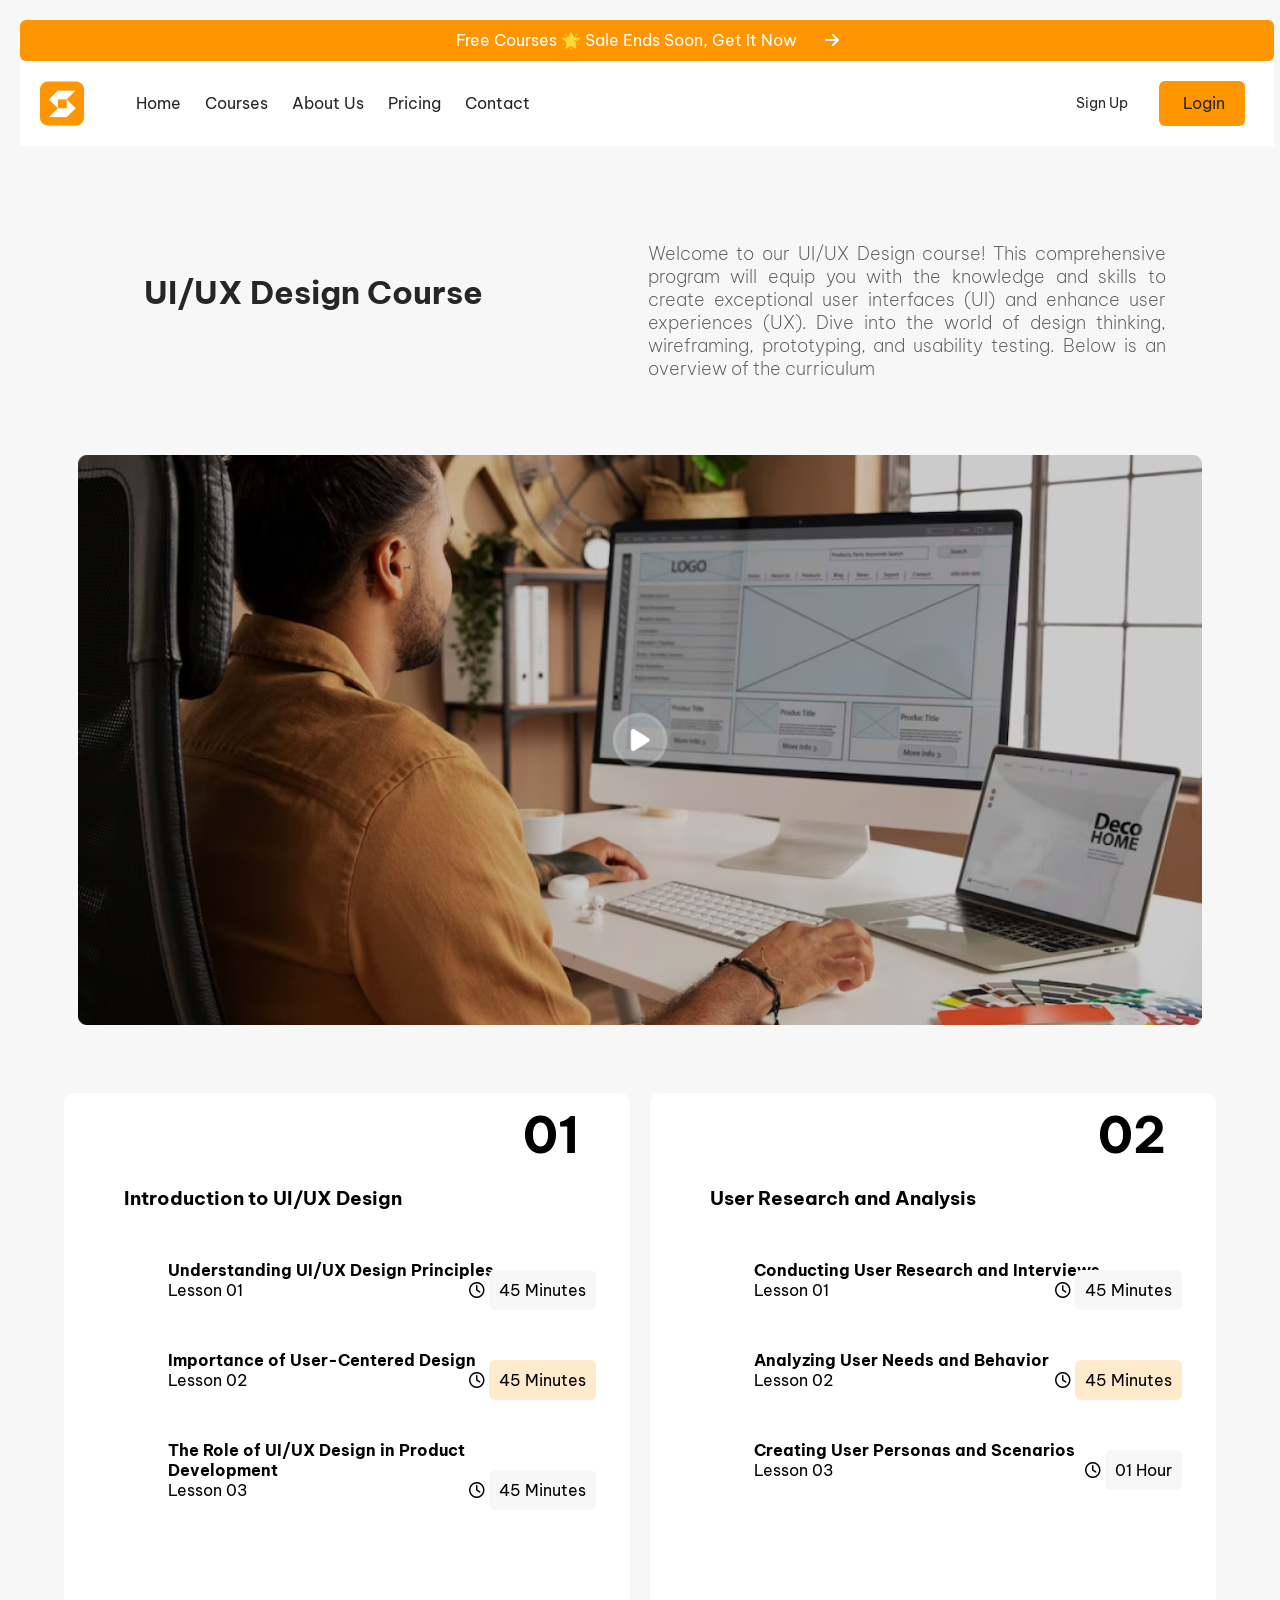
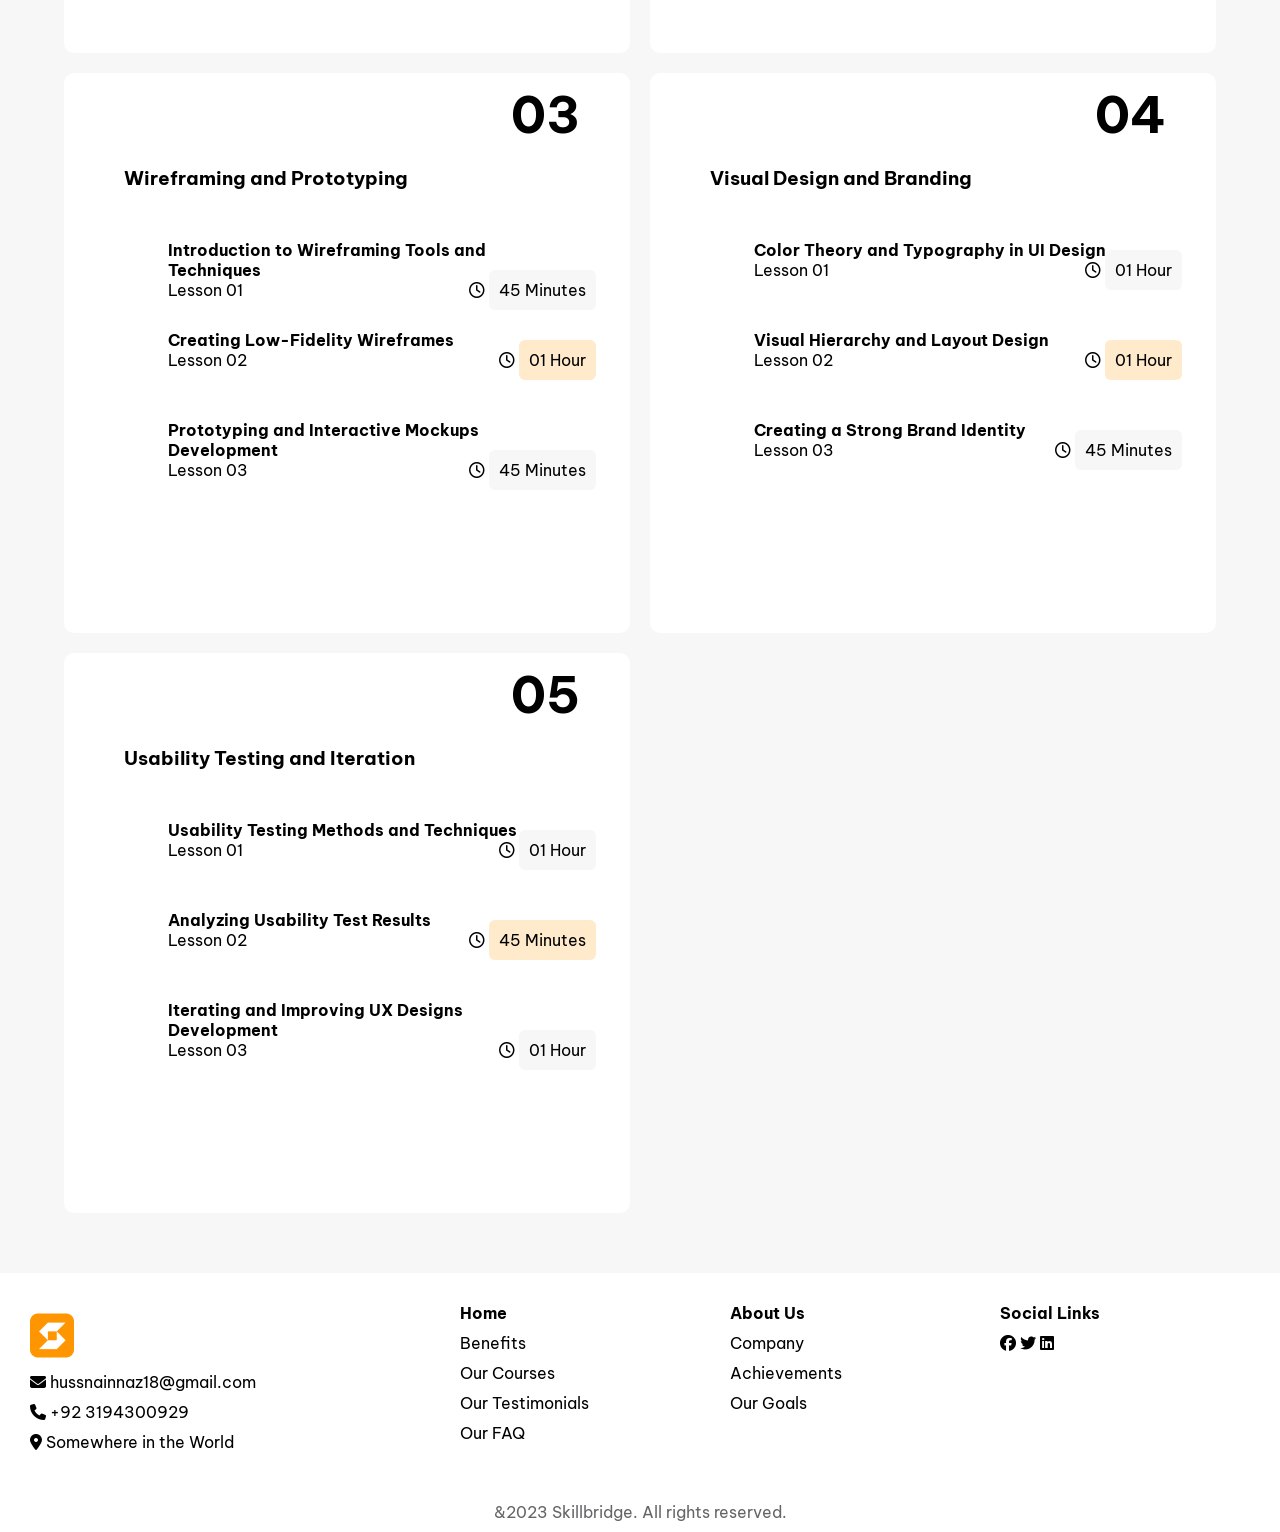
<file: CSS Courses Page (1st).html>
<!DOCTYPE html>
<html lang="en">
<head>
    <link rel="icon" href="Pictures/Logo.png">
    <link rel="stylesheet" href="CSS Files/CSS Courses Page (1st).css">
    <link rel="stylesheet" href="CSS Files/all.css">
    <meta charset="UTF-8">
    <meta name="viewport" content="width=device-width, initial-scale=1.0">
    <title>CSS Project</title>
</head>

<body>
    <header>
        <div class="top-banner">
          <h1>
            Free Courses 🌟 Sale Ends Soon, Get It Now &nbsp; &nbsp; &nbsp;
            <i class="fa-solid fa-arrow-right"></i>
          </h1>
        </div>
        <nav class="navbar">
          <div class="links">
            <img src="Pictures/Logo.png" alt="Picture of Logo">
            <ul class="navbar-list">
              <li><a class="navbar-links" href="CSS Home Page.html">Home</a></li>
              <li><a class="navbar-links" href="CSS Courses Page (1st).html">Courses</a></li>
              <li><a class="navbar-links" href="CSS About Us Page.html">About Us</a></li>
              <li><a class="navbar-links" href="CSS Pricing Page.html">Pricing</a></li>
              <li><a class="navbar-links" href="CSS Contact Page.html">Contact</a></li>
            </ul>
          </div>
          <div class="toogle">
            <div class="login">
              <a href="CSS SignUp Page.html" class="signup-btn">Sign Up</a>
              <a href="Login Page.html" class="login-btn">Login</a>
            </div>
            <div class="mobile-navbar-btn" id="toggle-btn">
              <i class="fa-solid fa-bars" name="open"></i>
              <i class="fa-solid fa-xmark" name="close"></i>
            </div>
          </div>
        </nav>
      </header>
      
    <div class="Design">
        <div class="DesignFirst">
       <h1>
        <b>UI/UX Design Course</b>
       </h1>
         </div>
         <div class="DesignSecond">
            <p>
                Welcome to our UI/UX Design course! This comprehensive program will equip you with the knowledge and skills to create exceptional user interfaces (UI) and enhance user experiences (UX). Dive into the world of design thinking, wireframing, prototyping, and usability testing. Below is an overview of the curriculum
            </p>
         </div>
      </div>
      <div class="MainPicture">
        <img src="Pictures/pic.png" alt="Picture of Courses Page">
      </div>
      <div class="Main-div">
        <div class="lesson1">
            <div class="lesson1-a">
                <h1>01</h1>
            </div>
            <div class="lesson1-b">
                <h3>Introduction to UI/UX Design</h3>
            </div>
            <div class="three">
                   <div class="three-a">
                    <b>Understanding UI/UX Design Principles</b>
                    <br>
                    
                    <div class="usa">
                      <div class="usa1">
                      Lesson 01 
                      </div>
                      <div class="usa2">
                        <i class="fa-regular fa-clock"></i>&nbsp;<h7>45 Minutes</h7>
                        </div>
                    </div>
                   </div>
                   <div class="three-b">
                    <b>Importance of User-Centered Design</b>
                    <br>
                    <div class="usa">
                      <div class="usa1">
                      Lesson 02 
                      </div>
                      <div class="usa2">
                        <i class="fa-regular fa-clock"></i>&nbsp;<h7>45 Minutes</h7>
                        </div>
                    </div>
                   </div>
                   <div class="three-c">
                    <b>The Role of UI/UX Design in Product<br>Development</b>
                    <br>
                    <div class="usa">
                      <div class="usa1">
                      Lesson 03 
                      </div>
                      <div class="usa2">
                        <i class="fa-regular fa-clock"></i>&nbsp;<h7>45 Minutes</h7>
                        </div>
                    </div>
                   </div>
            </div>
        </div>
        <div class="lesson1">
            <div class="lesson1-a">
                <h1>02</h1>
            </div>
            <div class="lesson1-b">
                <h3>User Research and Analysis</h3>
            </div>
            <div class="three">
                   <div class="three-a">
                    <b>Conducting User Research and Interviews</b>
                    <br>
                    <div class="usa">
                      <div class="usa1">
                      Lesson 01 
                      </div>
                      <div class="usa2">
                        <i class="fa-regular fa-clock"></i>&nbsp;<h7>45 Minutes</h7>
                        </div>
                    </div>
                   </div>
                   <div class="three-b">
                    <b>Analyzing User Needs and Behavior</b>
                    <br>
                    <div class="usa">
                      <div class="usa1">
                      Lesson 02 
                      </div>
                      <div class="usa2">
                        <i class="fa-regular fa-clock"></i>&nbsp;<h7>45 Minutes</h7>
                        </div>
                    </div>
                   </div>
                   <div class="three-c">
                    <b>Creating User Personas and Scenarios</b>
                    <br>
                    <div class="usa">
                      <div class="usa1">
                      Lesson 03 
                      </div>
                      <div class="usa2">
                        <i class="fa-regular fa-clock"></i>&nbsp;<h7>01 Hour</h7>
                        </div>
                    </div>
                    
                   </div>
            </div>
        </div>

        <div class="lesson1">
            <div class="lesson1-a">
                <h1>03</h1>
            </div>
            <div class="lesson1-b">
                <h3>Wireframing and Prototyping</h3>
            </div>
            <div class="three">
                   <div class="three-a">
                    <b>Introduction to Wireframing Tools and<br>Techniques</b>
                    <br>
                    <div class="usa">
                      <div class="usa1">
                      Lesson 01 
                      </div>
                      <div class="usa2">
                        <i class="fa-regular fa-clock"></i>&nbsp;<h7>45 Minutes</h7>
                        </div>
                    </div>
                   </div>
                   <div class="three-b">
                    <b>Creating Low-Fidelity Wireframes</b>
                    <br>
                    <div class="usa">
                      <div class="usa1">
                      Lesson 02 
                      </div>
                      <div class="usa2">
                        <i class="fa-regular fa-clock"></i>&nbsp;<h7>01 Hour</h7>
                        </div>
                    </div>
                   </div>
                   <div class="three-c">
                    <b>Prototyping and Interactive Mockups<br> Development</b>
                    <br>
                    <div class="usa">
                      <div class="usa1">
                      Lesson 03
                      </div>
                      <div class="usa2">
                        <i class="fa-regular fa-clock"></i>&nbsp;<h7>45 Minutes</h7>
                        </div>
                    </div>
                   </div>
            </div>
        </div>

        <div class="lesson1">
            <div class="lesson1-a">
                <h1>04</h1>
            </div>
            <div class="lesson1-b">
                <h3>Visual Design and Branding</h3>
            </div>
            <div class="three">
                   <div class="three-a">
                    <b>Color Theory and Typography in UI Design</b>
                    <br>
                    <div class="usa">
                      <div class="usa1">
                      Lesson 01 
                      </div>
                      <div class="usa2">
                        <i class="fa-regular fa-clock"></i>&nbsp;<h7>01 Hour</h7>
                        </div>
                    </div>
                  
                   </div>
                   <div class="three-b">
                    <b>Visual Hierarchy and Layout Design</b>
                    <br>
                    <div class="usa">
                      <div class="usa1">
                      Lesson 02 
                      </div>
                      <div class="usa2">
                        <i class="fa-regular fa-clock"></i>&nbsp;<h7>01 Hour</h7>
                        </div>
                    </div>
                  
                   </div>
                   <div class="three-c">
                    <b>Creating a Strong Brand Identity</b>
                    <br>
                    <div class="usa">
                      <div class="usa1">
                      Lesson 03 
                      </div>
                      <div class="usa2">
                        <i class="fa-regular fa-clock"></i>&nbsp;<h7>45 Minutes</h7>
                        </div>
                    </div>
              
                   </div>
            </div>
        </div>

        <div class="lesson1">
            <div class="lesson1-a">
                <h1>05</h1>
            </div>
            <div class="lesson1-b">
                <h3>Usability Testing and Iteration</h3>
            </div>
            <div class="three">
                   <div class="three-a">
                    <b>Usability Testing Methods and Techniques</b>
                    <br>
                    <div class="usa">
                      <div class="usa1">
                      Lesson 01 
                      </div>
                      <div class="usa2">
                        <i class="fa-regular fa-clock"></i>&nbsp;<h7>01 Hour</h7>
                        </div>
                    </div>
                   </div>
                   <div class="three-b">
                    <b>Analyzing Usability Test Results</b>
                    <br>
                    <div class="usa">
                      <div class="usa1">
                      Lesson 02 
                      </div>
                      <div class="usa2">
                        <i class="fa-regular fa-clock"></i>&nbsp;<h7>45 Minutes</h7>
                        </div>
                    </div>
              
                   </div>
                   <div class="three-c">
                    <b>Iterating and Improving UX Designs<br> Development</b>
                    <br>
                    <div class="usa">
                      <div class="usa1">
                      Lesson 03
                      </div>
                      <div class="usa2">
                        <i class="fa-regular fa-clock"></i>&nbsp;<h7>01 Hour</h7>
                        </div>
                    </div>
                   </div>
            </div>
        </div>
      </div>
      <footer>
        <div class="footerCapital">
            <div class="footerFirst">
                <div class="footerFirst-a">
                    <ul> 
                        <li><img src="Pictures/Logo.png" alt="Logo"></li>
                        <li><i class="fa-solid fa-envelope"></i>&nbsp;<a href="mailto:hussnainnaz18@gmail.com">hussnainnaz18@gmail.com</a></li>
                        <li><i class="fa-solid fa-phone"></i>&nbsp;<a href="tel:+923194300929">+92 3194300929</a></li>
                        <li><i class="fa-solid fa-location-dot"></i>&nbsp;Somewhere in the World</li>
                    </ul>
                </div>
                <div class="footerSecond">
                    <div class="footerFirst-b">
                        <h4 style="color:black">Home</h4>
                        <ul>
                            <li><a href="#">Benefits</a></li>
                            <li><a href="#">Our Courses</a></li>
                            <li><a href="#">Our Testimonials</a></li>
                            <li><a href="#">Our FAQ</a></li>
                        </ul>
                    </div>
                    <div class="footerFirst-c">
                        <h4 style="color:black">About Us</h4>
                        <ul>
                            <li><a href="#">Company</a></li>
                            <li><a href="#">Achievements</a></li>
                            <li><a href="#">Our Goals</a></li>
                        </ul>
                    </div>
                    <div class="footerFirst-d">
                        <h4>Social Links</h4>
                        <ul>
                            <li>
                                <a href="#" aria-label="Facebook"><i class="fa-brands fa-facebook"></i></a>
                                <a href="#" aria-label="Twitter"><i class="fa-brands fa-twitter"></i></a>
                                <a href="#" aria-label="LinkedIn"><i class="fa-brands fa-linkedin"></i></a>
                            </li>
                        </ul>
                    </div>
                </div>
            </div>
        </div>
    </footer>
     <div class="copyright">
    &2023 Skillbridge. All rights reserved.
  </div>

  <script>
    const mobile_nav = document.querySelector(".mobile-navbar-btn");
    const nav_header = document.querySelector("header")
    mobile_nav.addEventListener("click", () => {
      nav_header.classList.toggle("active")
     })
</script>
</body>
</html>
</file>
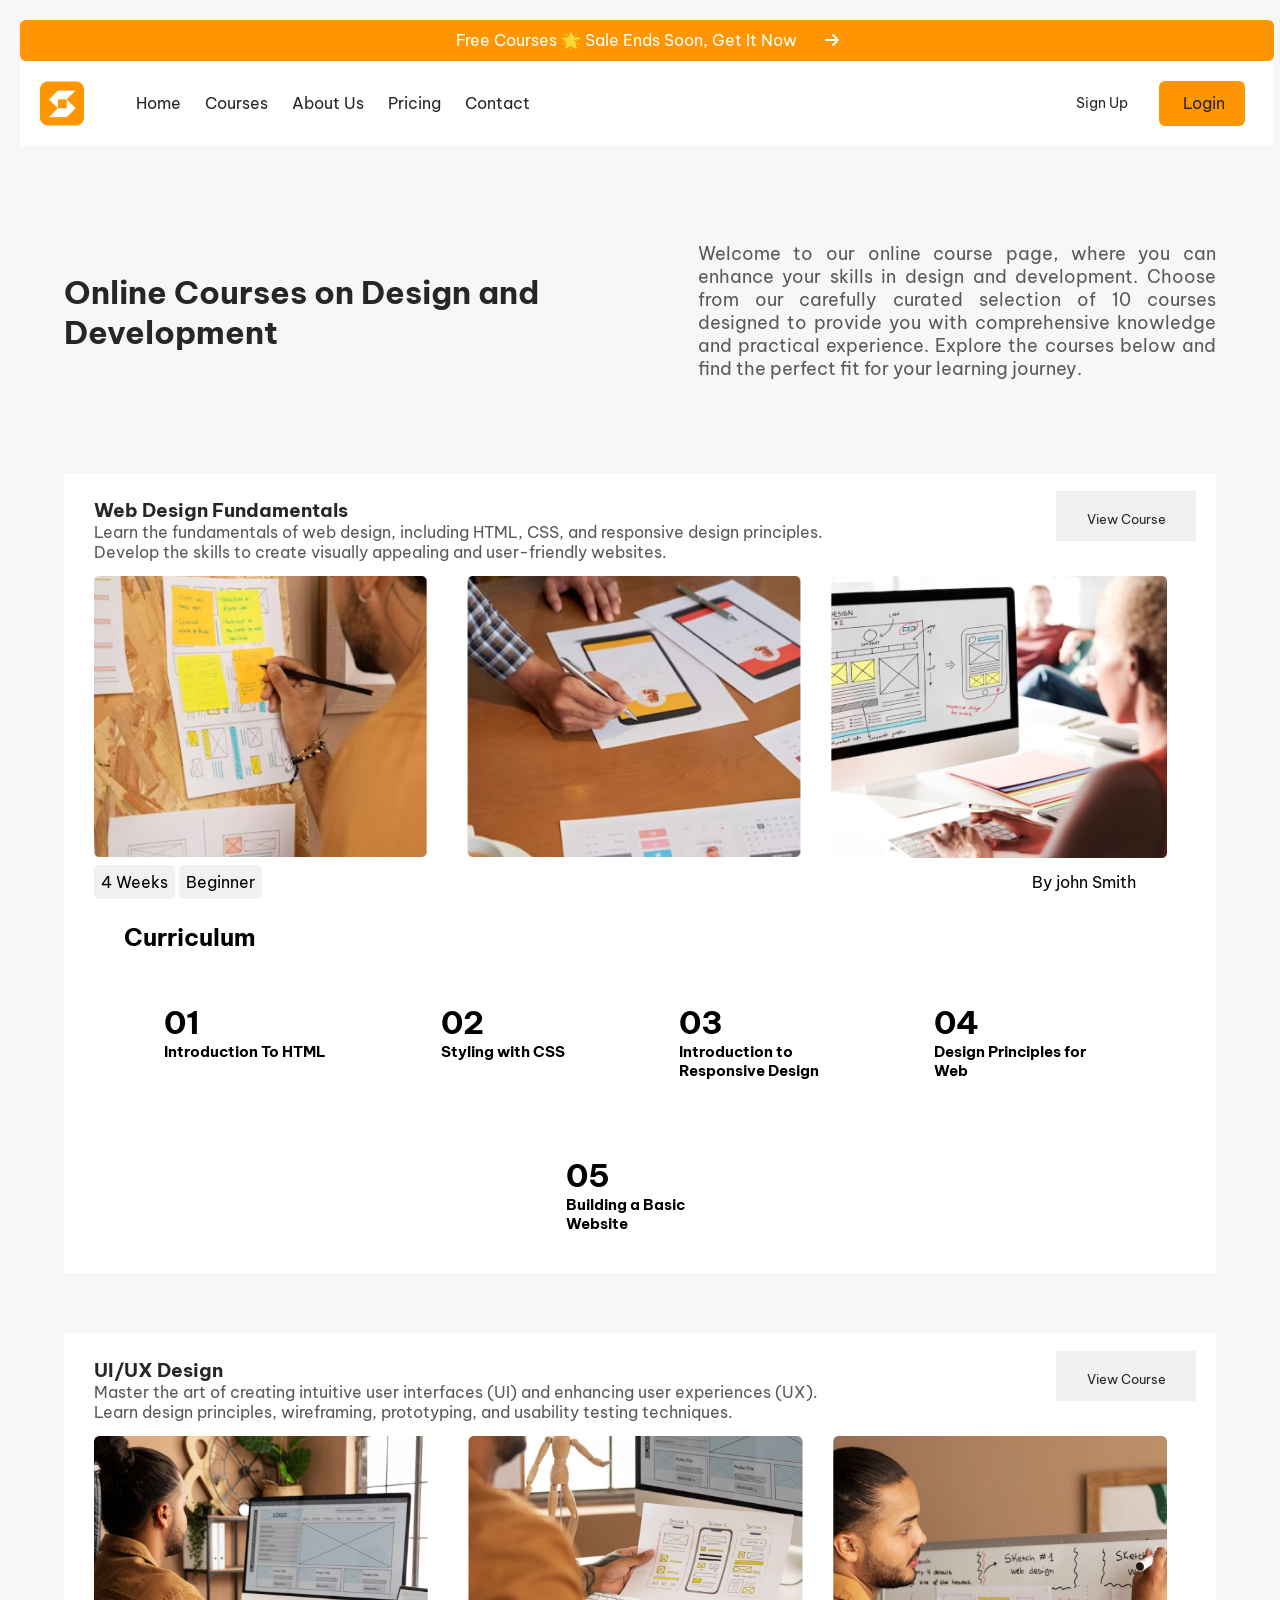
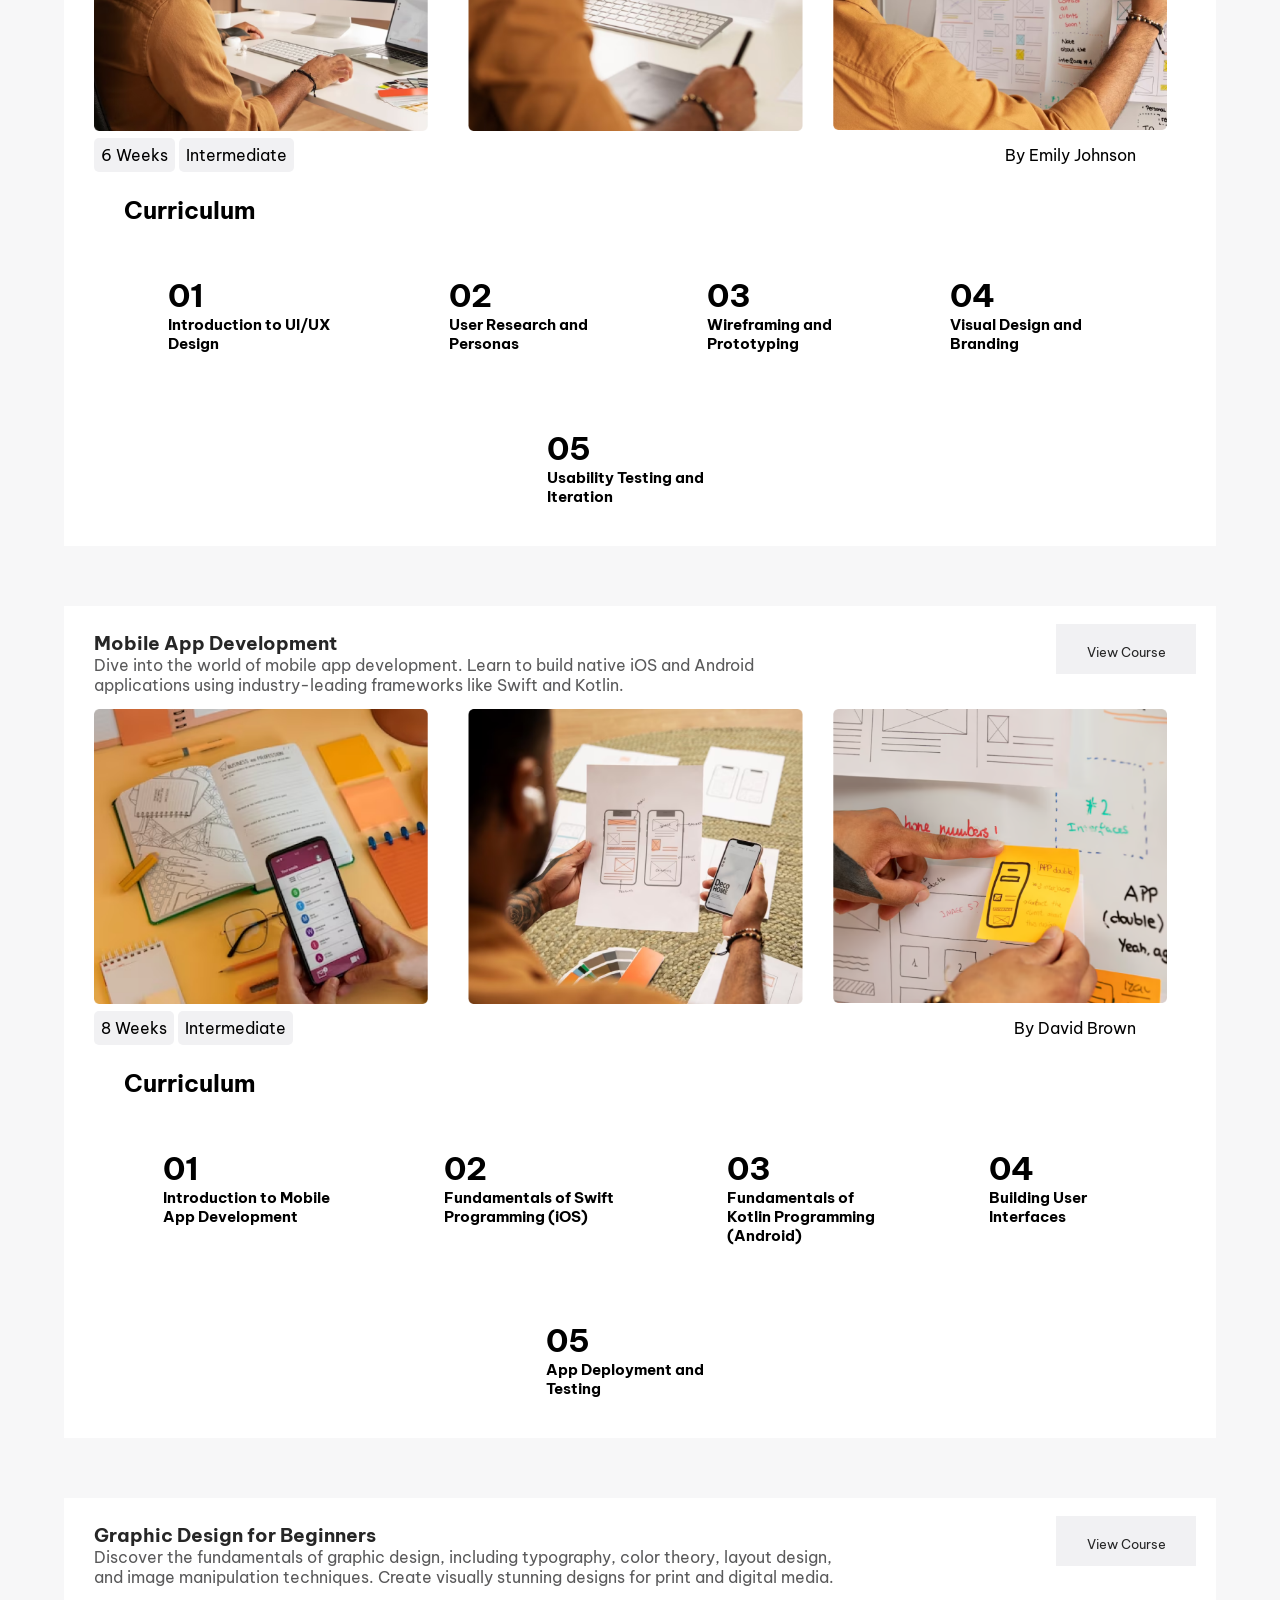
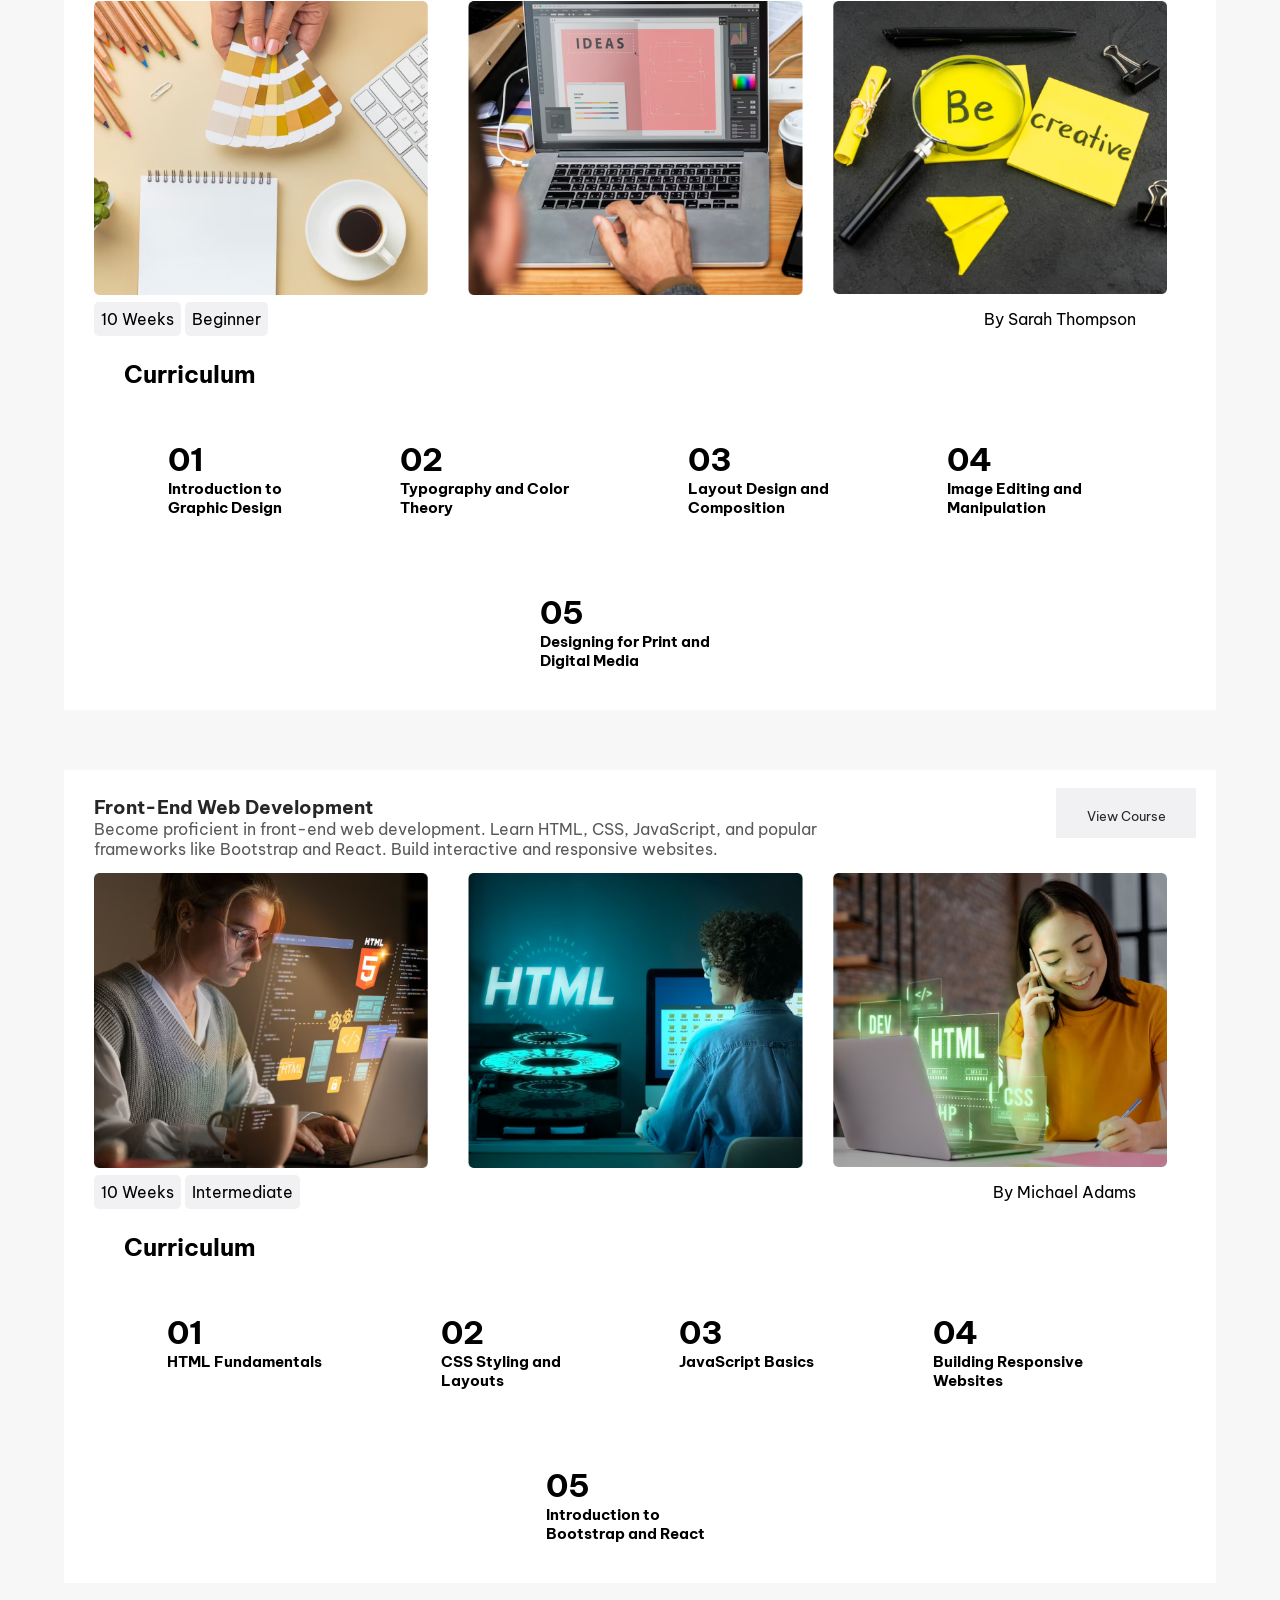
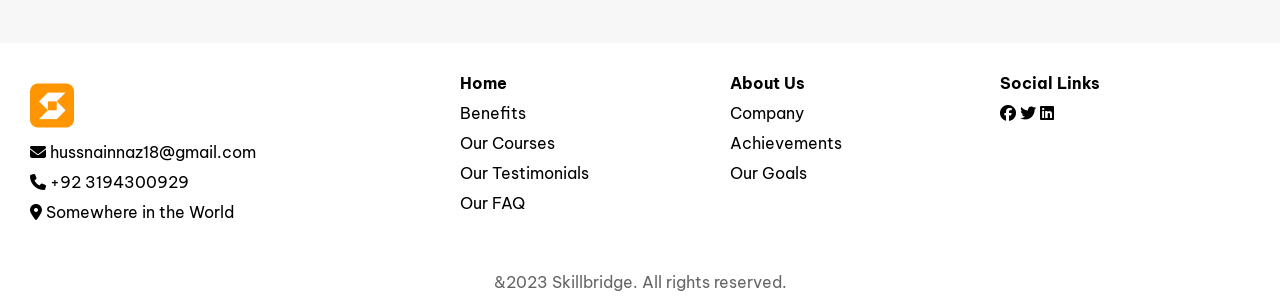
<file: CSS Courses Page.html>
<!DOCTYPE html>
<html lang="en">
<head>
    <link rel="icon" href="Pictures/Logo.png">
    <link rel="stylesheet" href="CSS Files/CSS Courses Page.css">
    <link rel="stylesheet" href="CSS Files/all.css">
    <meta charset="UTF-8">
    <meta name="viewport" content="width=device-width, initial-scale=1.0">
    <title>CSS Project</title>
</head>

<body>
  <header>
    <div class="top-banner">
      <h1>
        Free Courses 🌟 Sale Ends Soon, Get It Now &nbsp; &nbsp; &nbsp;
        <i class="fa-solid fa-arrow-right"></i>
      </h1>
    </div>
    <nav class="navbar">
      <div class="links">
        <img src="Pictures/Logo.png" alt="Picture of Logo">
        <ul class="navbar-list">
          <li><a class="navbar-links" href="CSS Home Page.html">Home</a></li>
          <li><a class="navbar-links" href="CSS Courses Page (1st).html">Courses</a></li>
          <li><a class="navbar-links" href="CSS About Us Page.html">About Us</a></li>
          <li><a class="navbar-links" href="CSS Pricing Page.html">Pricing</a></li>
          <li><a class="navbar-links" href="CSS Contact Page.html">Contact</a></li>
        </ul>
      </div>
      <div class="toogle">
        <div class="login">
          <a href="CSS SignUp Page.html" class="signup-btn">Sign Up</a>
          <a href="Login Page.html" class="login-btn">Login</a>
        </div>
        <div class="mobile-navbar-btn" id="toggle-btn">
          <i class="fa-solid fa-bars" name="open"></i>
          <i class="fa-solid fa-xmark" name="close"></i>
        </div>
      </div>
    </nav>
  </header>
  
    <div class="pricing">
        <div class="pricingFirst">
       <h1>
        Online Courses on Design and <br> Development
       </h1>
         </div>
         <div class="pricingSecond">
            <p>
                Welcome to our online course page, where you can enhance your skills in design and development. Choose from our carefully curated selection of 10 courses designed to provide you with comprehensive knowledge and practical experience. Explore the courses below and find the perfect fit for your learning journey.
            </p>
         </div>
      </div>
      <div class="Major">
       <div class="Major-a">
        <div class="Major-d">
            <div class="Major-b">
                <h3>Web Design Fundamentals</h3>
                <p>
                    Learn the fundamentals of web design, including HTML, CSS, and responsive design principles. Develop the skills to create visually appealing and user-friendly websites.
                </p>
                </div>
               <div class="Major-c">
                <button>View Course</button>
               </div>
        </div>
        <div class="Pictures">
         <div class="Pictures-a">
         <img src="Pictures/write.png" alt="Picture Of Libaray book" >
         </div>
         <div class="Pictures-b">
          <img src="Pictures/write (1).png" alt="Picture Of Clip-Board">
         </div>
         <div class="Pictures-c">
          <img src="Pictures/write (2).png" alt="Picture of Laptop">
         </div>
        </div>
        <div class="week">
            <div class="week-a">
          <a>4 Weeks</a>
          <a>Beginner</a>
          </div>
          <div class="week-b">
             By john Smith
          </div>
        </div> 
        <div class="Curriculum">
           <h2>Curriculum</h2>
        </div>  
        <div class="Effects">
          <div class="languages1">
            <h1><b>01</b></h1>
            <p><b>Introduction To HTML</b></p>
          </div>
          <div class="languages2">
            <h1><b>02</b></h1>
            <p><b>Styling with CSS</b></p>
          </div>
          <div class="languages3">
            <h1><b>03</b></h1>
            <p><b>Introduction to <br> Responsive Design</b></p>
          </div>
          <div class="languages4">
            <h1><b>04</b></h1>
            <p><b>Design Principles for <br> Web</b></p>
          </div>
          <div class="languages5">
            <h1><b>05</b></h1>
            <p><b>Building a Basic <br> Website</b></p>
          </div>
        </div>
        </div>
       </div>
       <div class="Major-a">
        <div class="Major-d">
            <div class="Major-b">
                <h3>UI/UX Design</h3>
                <p>
                    Master the art of creating intuitive user interfaces (UI) and enhancing user experiences (UX). Learn design principles, wireframing, prototyping, and usability testing techniques.
                </p>
                </div>
               <div class="Major-c">
                <button>View Course</button>
               </div>
        </div>
        <div class="Pictures">
         <div class="Pictures-a">
         <img src="Pictures/UI.UX (1).png" alt="Picture Of Libaray book">
         </div>
         <div class="Pictures-b">
          <img src="Pictures/UI.UX (2).png" alt="Picture Of Clip-Board">
         </div>
         <div class="Pictures-c">
          <img src="Pictures/UI.UX (3).png" alt="Picture of Laptop">
         </div>
        </div>
        <div class="week">
            <div class="week-a">
          <a>6 Weeks</a>
          <a>Intermediate</a>
          </div>
          <div class="week-b">
             By Emily Johnson
          </div>
        </div> 
        <div class="Curriculum">
           <h2>Curriculum</h2>
        </div>  
        <div class="Effects">
          <div class="languages1">
            <h1><b>01</b></h1>
            <p><b>Introduction to UI/UX  <br>Design</b></p>
          </div>
          <div class="languages2">
            <h1><b>02</b></h1>
            <p><b>User Research and <br>Personas</b></p>
          </div>
          <div class="languages3">
            <h1><b>03</b></h1>
            <p><b>Wireframing and  <br>Prototyping</b></p>
          </div>
          <div class="languages4">
            <h1><b>04</b></h1>
            <p><b>Visual Design and <br>Branding</b></p>
          </div>
          <div class="languages5">
            <h1><b>05</b></h1>
            <p><b>Usability Testing and <br>Iteration</b></p>
          </div>
        </div>
        </div>
       </div>
       <div class="Major-a">
        <div class="Major-d">
            <div class="Major-b">
                <h3>Mobile App Development</h3>
                <p>
                    Dive into the world of mobile app development. Learn to build native iOS and Android applications using industry-leading frameworks like Swift and Kotlin.
                </p>
                </div>
               <div class="Major-c">
                <button>View Course</button>
               </div>
        </div>
        <div class="Pictures">
         <div class="Pictures-a">
         <img src="Pictures/Mobile 1.png" alt="Picture Of Libaray book">
         </div>
         <div class="Pictures-b">
          <img src="Pictures/Mobile 2.png" alt="Picture Of Clip-Board">
         </div>
         <div class="Pictures-c">
          <img src="Pictures/Mobile 3.png" alt="Picture of Laptop">
         </div>
        </div>
        <div class="week">
            <div class="week-a">
          <a>8 Weeks</a>
          <a>Intermediate</a>
          </div>
          <div class="week-b">
            By David Brown
          </div>
        </div> 
        <div class="Curriculum">
           <h2>Curriculum</h2>
        </div>  
        <div class="Effects">
          <div class="languages1">
            <h1><b>01</b></h1>
            <p><b>Introduction to Mobile <br>App Development</b></p>
          </div>
          <div class="languages2">
            <h1><b>02</b></h1>
            <p><b>Fundamentals of Swift <br>Programming (iOS)</b></p>
          </div>
          <div class="languages3">
            <h1><b>03</b></h1>
            <p><b>Fundamentals of <br> Kotlin Programming <br>(Android)</b></p>
          </div>
          <div class="languages4">
            <h1><b>04</b></h1>
            <p><b>Building User <br> Interfaces</b></p>
          </div>
          <div class="languages5">
            <h1><b>05</b></h1>
            <p><b>App Deployment and  <br>Testing</b></p>
          </div>
        </div>
        </div>
       </div>
       <div class="Major-a">
        <div class="Major-d">
            <div class="Major-b">
                <h3>Graphic Design for Beginners</h3>
                <p>
                    Discover the fundamentals of graphic design, including typography, color theory, layout design, and image manipulation techniques. Create visually stunning designs for print and digital media.
                </p>
                </div>
               <div class="Major-c">
                <button>View Course</button>
               </div>
        </div>
        <div class="Pictures">
         <div class="Pictures-a">
         <img src="Pictures/graphic 1.png" alt="Picture Of Libaray book">
         </div>
         <div class="Pictures-b">
          <img src="Pictures/graphic 2 (2).png" alt="Picture Of Clip-Board" >
         </div>
         <div class="Pictures-c">
          <img src="Pictures/graphic 3.png" alt="Picture of Laptop">
         </div>
        </div>
        <div class="week">
            <div class="week-a">
          <a>10 Weeks</a>
          <a>Beginner</a>
          </div>
          <div class="week-b">
            By Sarah Thompson
          </div>
        </div> 
        <div class="Curriculum">
           <h2>Curriculum</h2>
        </div>  
        <div class="Effects">
          <div class="languages1">
            <h1><b>01</b></h1>
            <p><b>Introduction to <br> Graphic Design</b></p>
          </div>
          <div class="languages2">
            <h1><b>02</b></h1>
            <p><b>Typography and Color  <br>Theory</b></p>
          </div>
          <div class="languages3">
            <h1><b>03</b></h1>
            <p><b>Layout Design and  <br>Composition</b></p>
          </div>
          <div class="languages4">
            <h1><b>04</b></h1>
            <p><b>Image Editing and  <br>Manipulation</b></p>
          </div>
          <div class="languages5">
            <h1><b>05</b></h1>
            <p><b>Designing for Print and  <br>Digital Media</b></p>
          </div>
        </div>
        </div>
       </div>
       <div class="Major-a">
        <div class="Major-d">
            <div class="Major-b">
                <h3>Front-End Web Development</h3>
                <p>
                    Become proficient in front-end web development. Learn HTML, CSS, JavaScript, and popular frameworks like Bootstrap and React. Build interactive and responsive websites.
                </p>
                </div>
               <div class="Major-c">
                <button>View Course</button>
               </div>
        </div>
        <div class="Pictures">
         <div class="Pictures-a">
         <img src="Pictures/HTML 1.png" alt="Picture Of Libaray book">
         </div>
         <div class="Pictures-b">
          <img src="Pictures/HTML 2.png" alt="Picture Of Clip-Board">
         </div>
         <div class="Pictures-c">
          <img src="Pictures/HTML 3.png" alt="Picture of Laptop">
         </div>
        </div>
        <div class="week">
            <div class="week-a">
          <a>10 Weeks</a>
          <a>Intermediate</a>
          </div>
          <div class="week-b">
            By Michael Adams
          </div>
        </div> 
        <div class="Curriculum">
           <h2>Curriculum</h2>
        </div>  
        <div class="Effects">
          <div class="languages1">
            <h1><b>01</b></h1>
            <p><b>HTML Fundamentals</b></p>
          </div>
          <div class="languages2">
            <h1><b>02</b></h1>
            <p><b>CSS Styling and  <br>Layouts</b></p>
          </div>
          <div class="languages3">
            <h1><b>03</b></h1>
            <p><b>JavaScript Basics</b></p>
          </div>
          <div class="languages4">
            <h1><b>04</b></h1>
            <p><b>Building Responsive <br> Websites</b></p>
          </div>
          <div class="languages5">
            <h1><b>05</b></h1>
            <p><b>Introduction to  <br>Bootstrap and React</b></p>
          </div>
        </div>
        </div>
       </div>

      </div>
      <footer>
        <div class="footerCapital">
            <div class="footerFirst">
                <div class="footerFirst-a">
                    <ul> 
                        <li><img src="Pictures/Logo.png" alt="Logo"></li>
                        <li><i class="fa-solid fa-envelope"></i>&nbsp;<a href="mailto:hussnainnaz18@gmail.com">hussnainnaz18@gmail.com</a></li>
                        <li><i class="fa-solid fa-phone"></i>&nbsp;<a href="tel:+923194300929">+92 3194300929</a></li>
                        <li><i class="fa-solid fa-location-dot"></i>&nbsp;Somewhere in the World</li>
                    </ul>
                </div>
                <div class="footerSecond">
                    <div class="footerFirst-b">
                        <h4 style="color:black">Home</h4>
                        <ul>
                            <li><a href="#">Benefits</a></li>
                            <li><a href="#">Our Courses</a></li>
                            <li><a href="#">Our Testimonials</a></li>
                            <li><a href="#">Our FAQ</a></li>
                        </ul>
                    </div>
                    <div class="footerFirst-c">
                        <h4 style="color:black">About Us</h4>
                        <ul>
                            <li><a href="#">Company</a></li>
                            <li><a href="#">Achievements</a></li>
                            <li><a href="#">Our Goals</a></li>
                        </ul>
                    </div>
                    <div class="footerFirst-d">
                        <h4>Social Links</h4>
                        <ul>
                            <li>
                                <a href="#" aria-label="Facebook"><i class="fa-brands fa-facebook"></i></a>
                                <a href="#" aria-label="Twitter"><i class="fa-brands fa-twitter"></i></a>
                                <a href="#" aria-label="LinkedIn"><i class="fa-brands fa-linkedin"></i></a>
                            </li>
                        </ul>
                    </div>
                </div>
            </div>
        </div>
    </footer>
  <div class="copyright">
    &2023 Skillbridge. All rights reserved.
  </div>

  <script>
    const mobile_nav = document.querySelector(".mobile-navbar-btn");
    const nav_header = document.querySelector("header")
    mobile_nav.addEventListener("click", () => {
      nav_header.classList.toggle("active")
     })
</script>
</body>
</file>
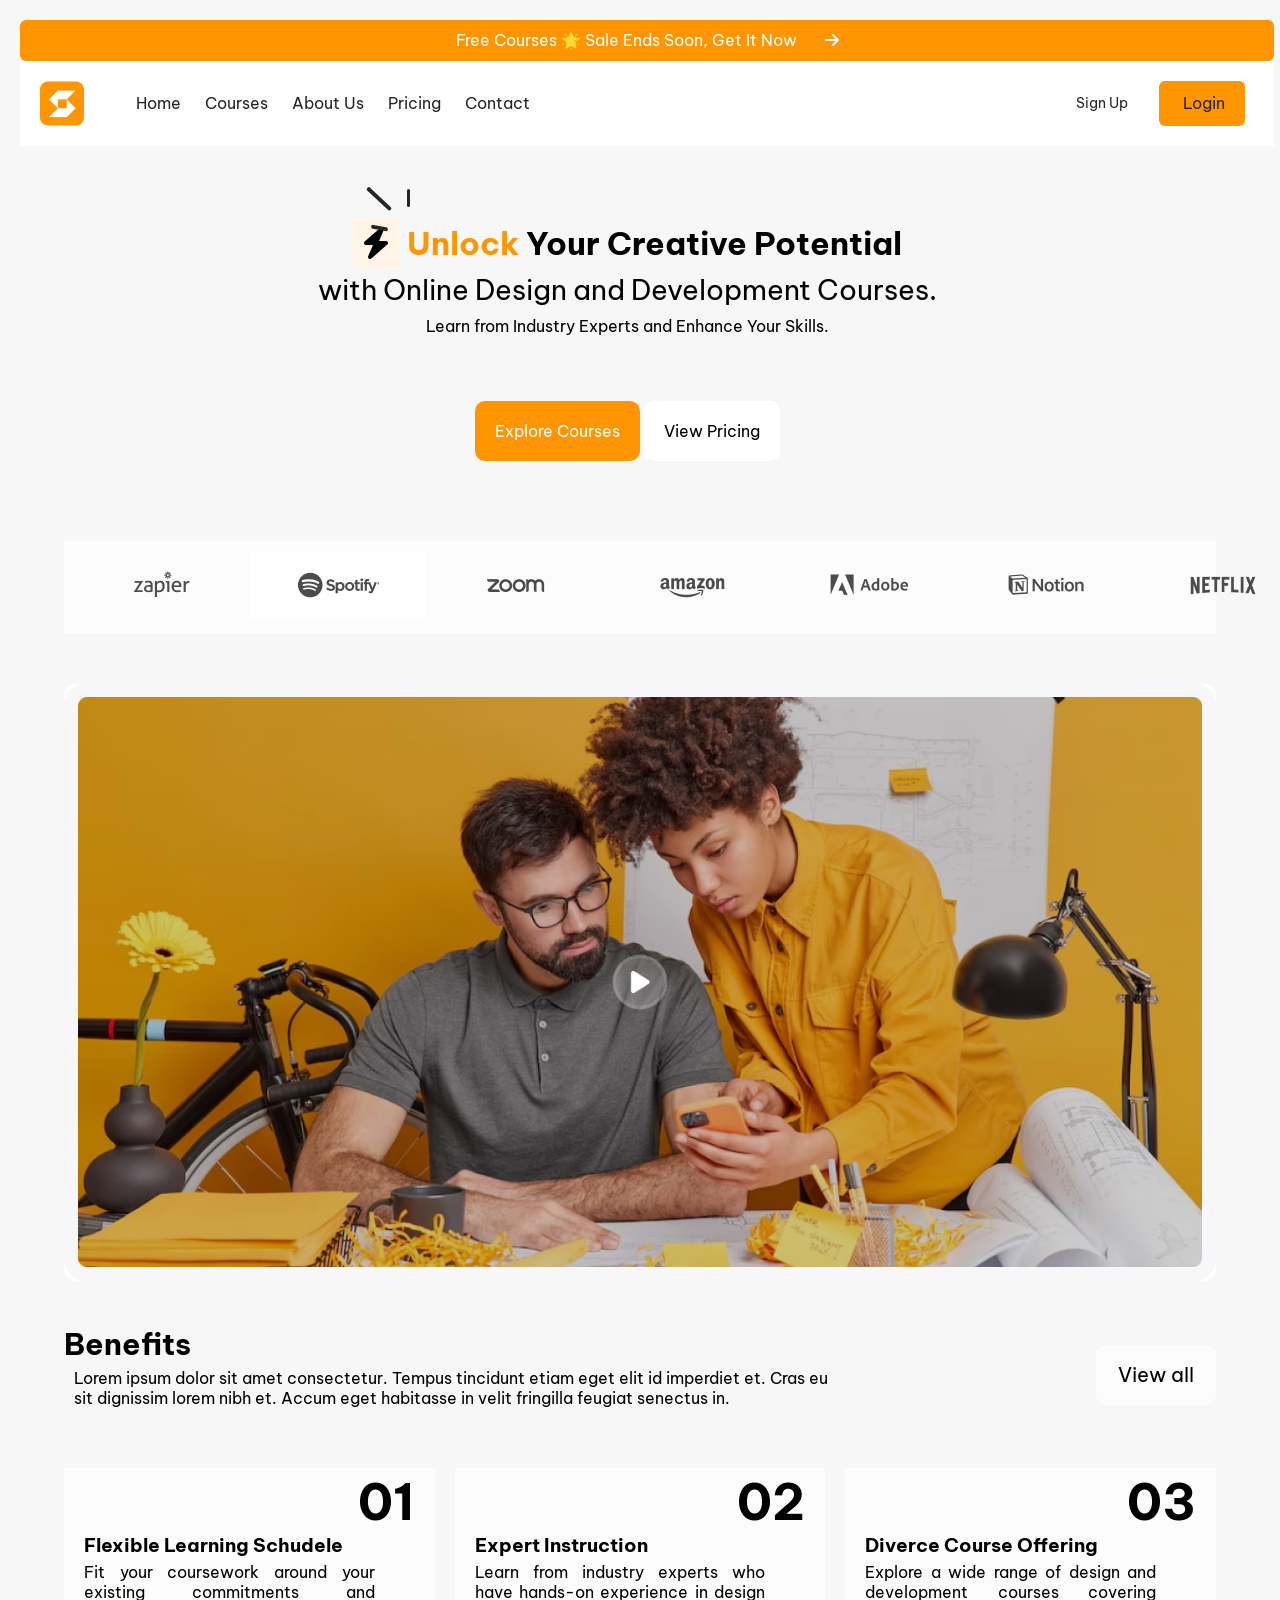
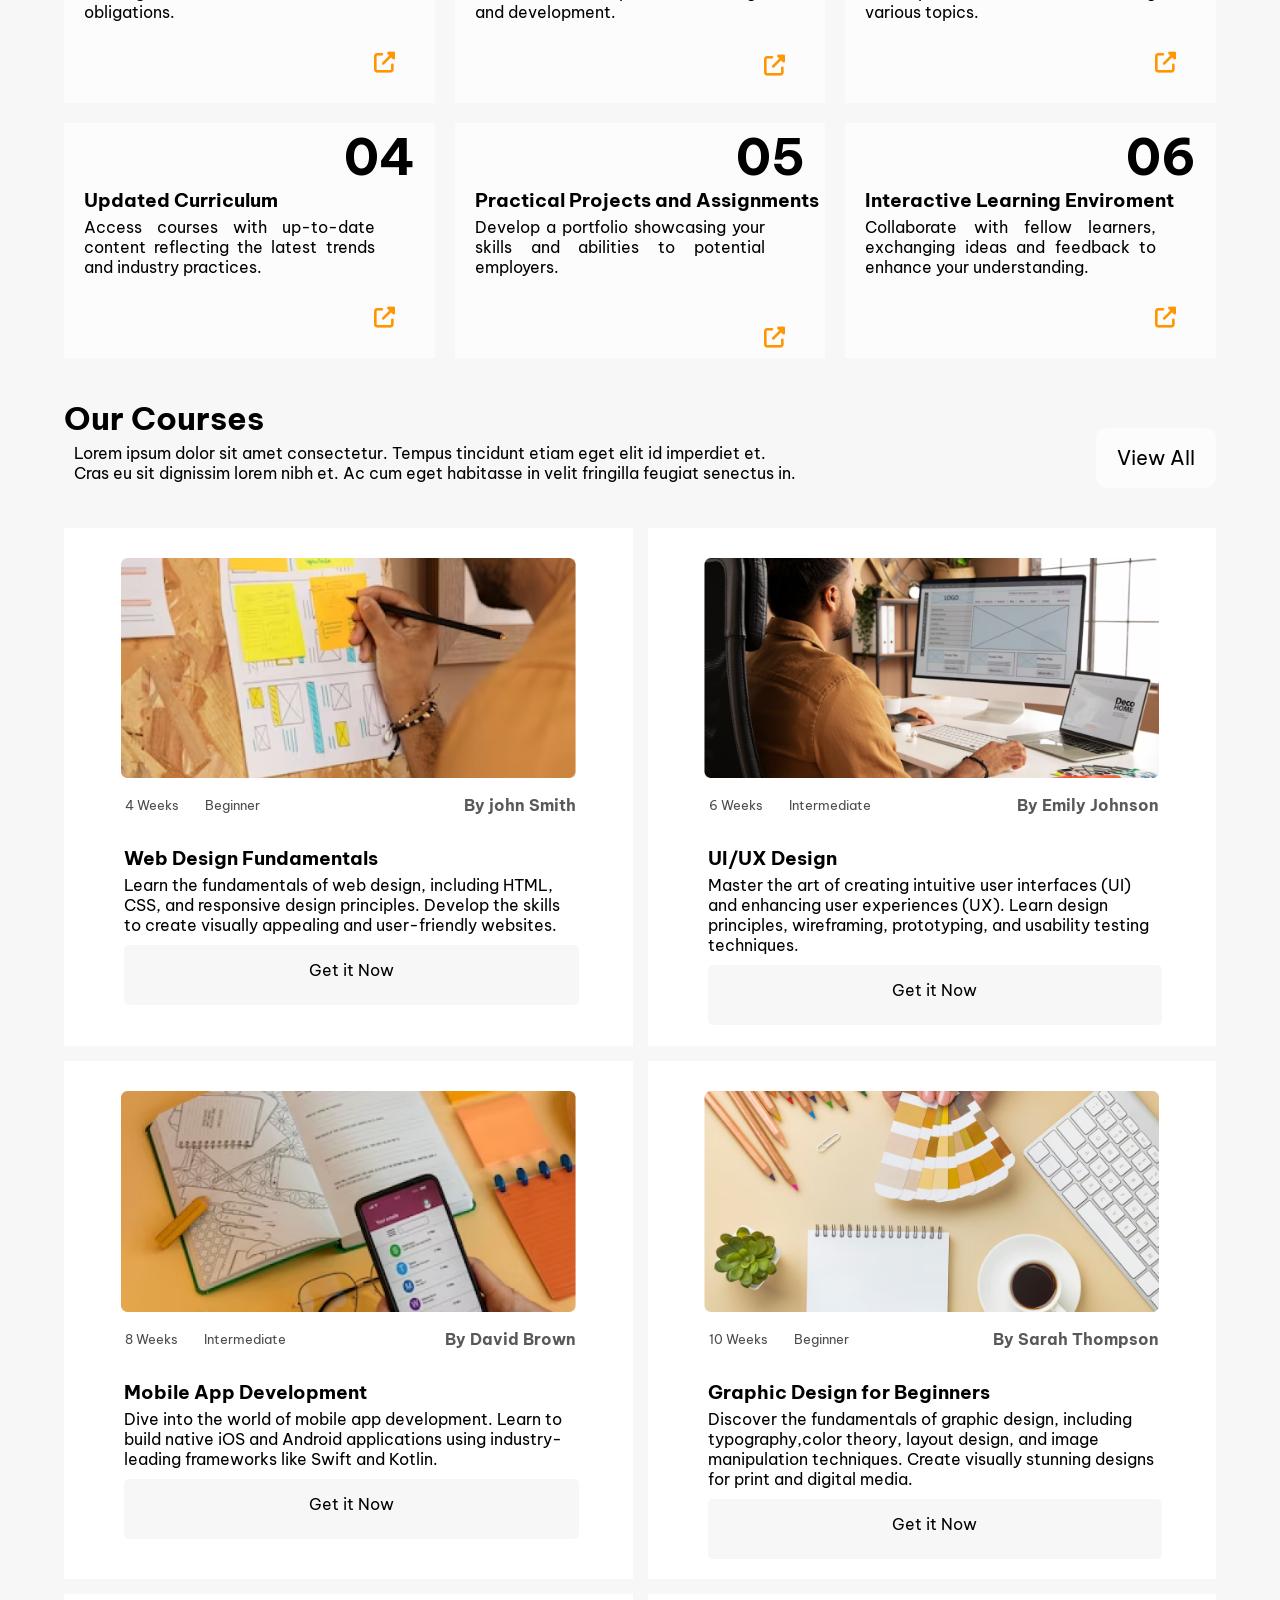
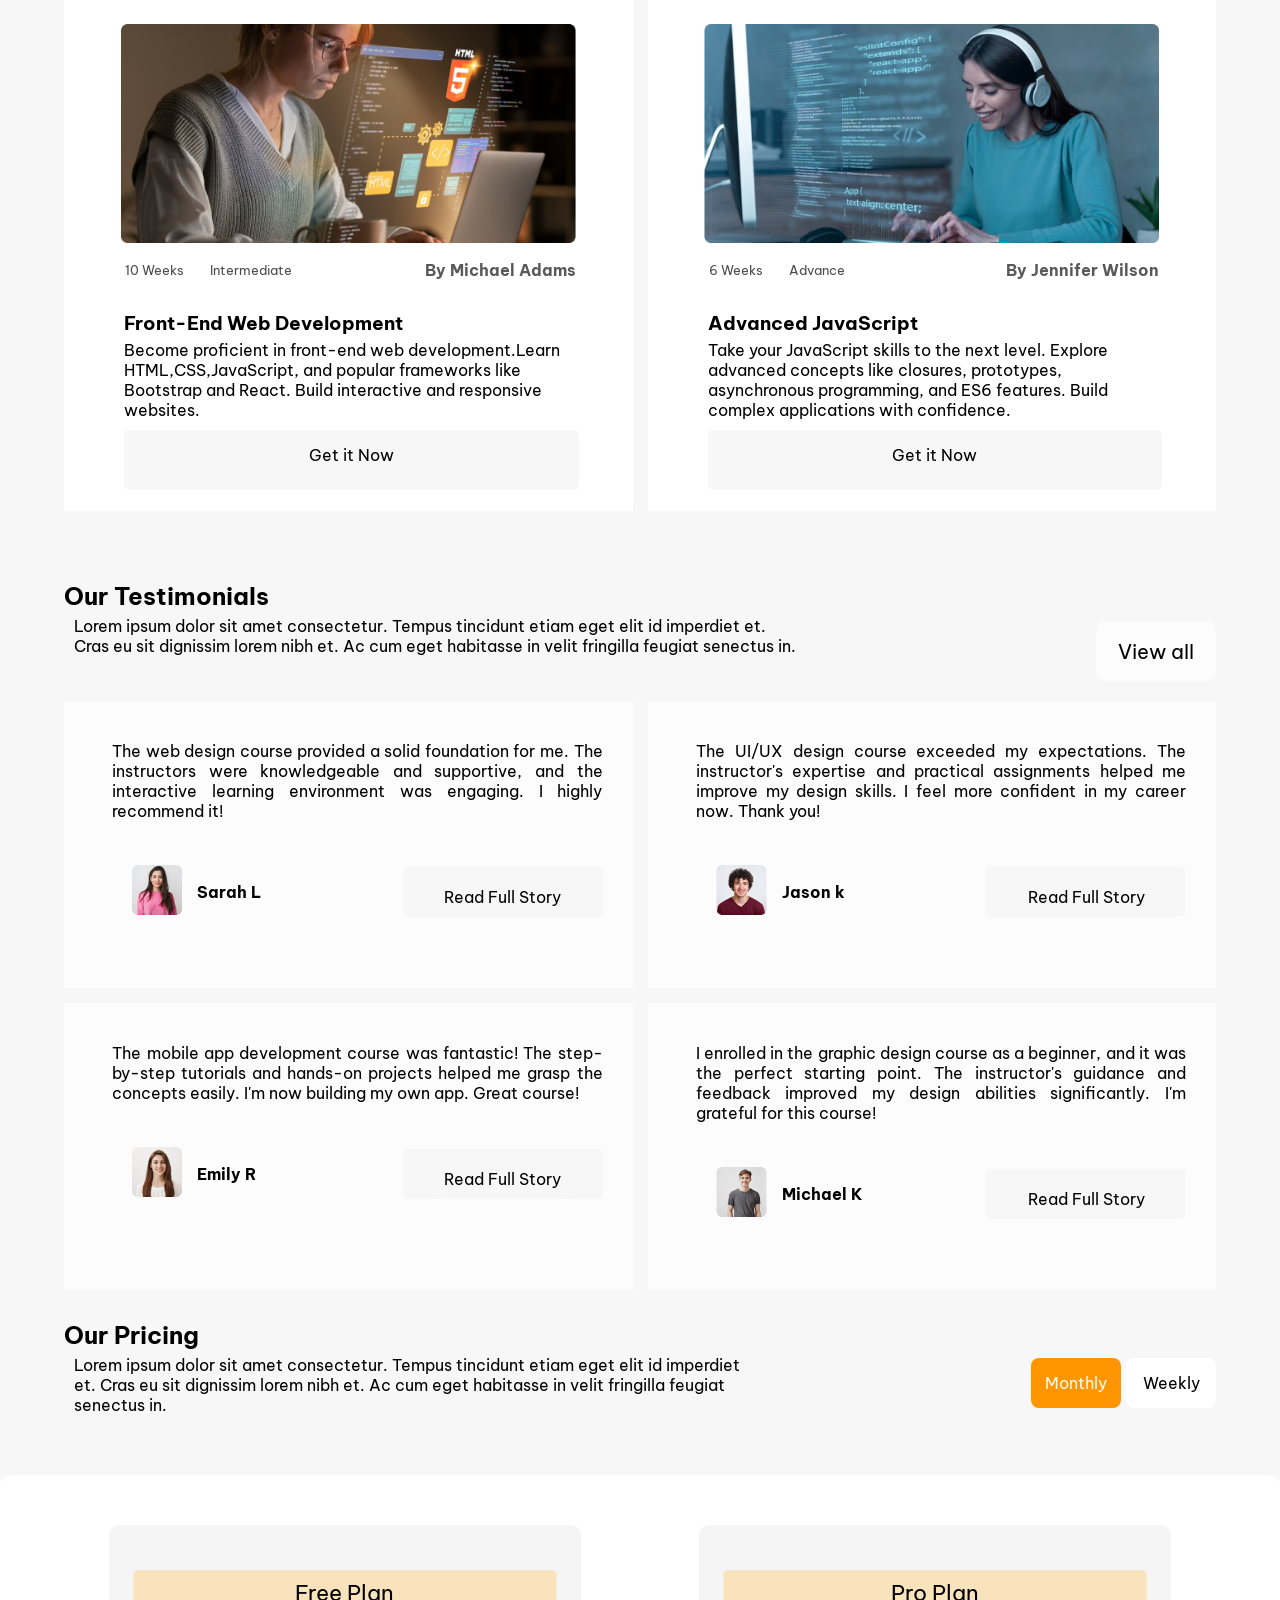
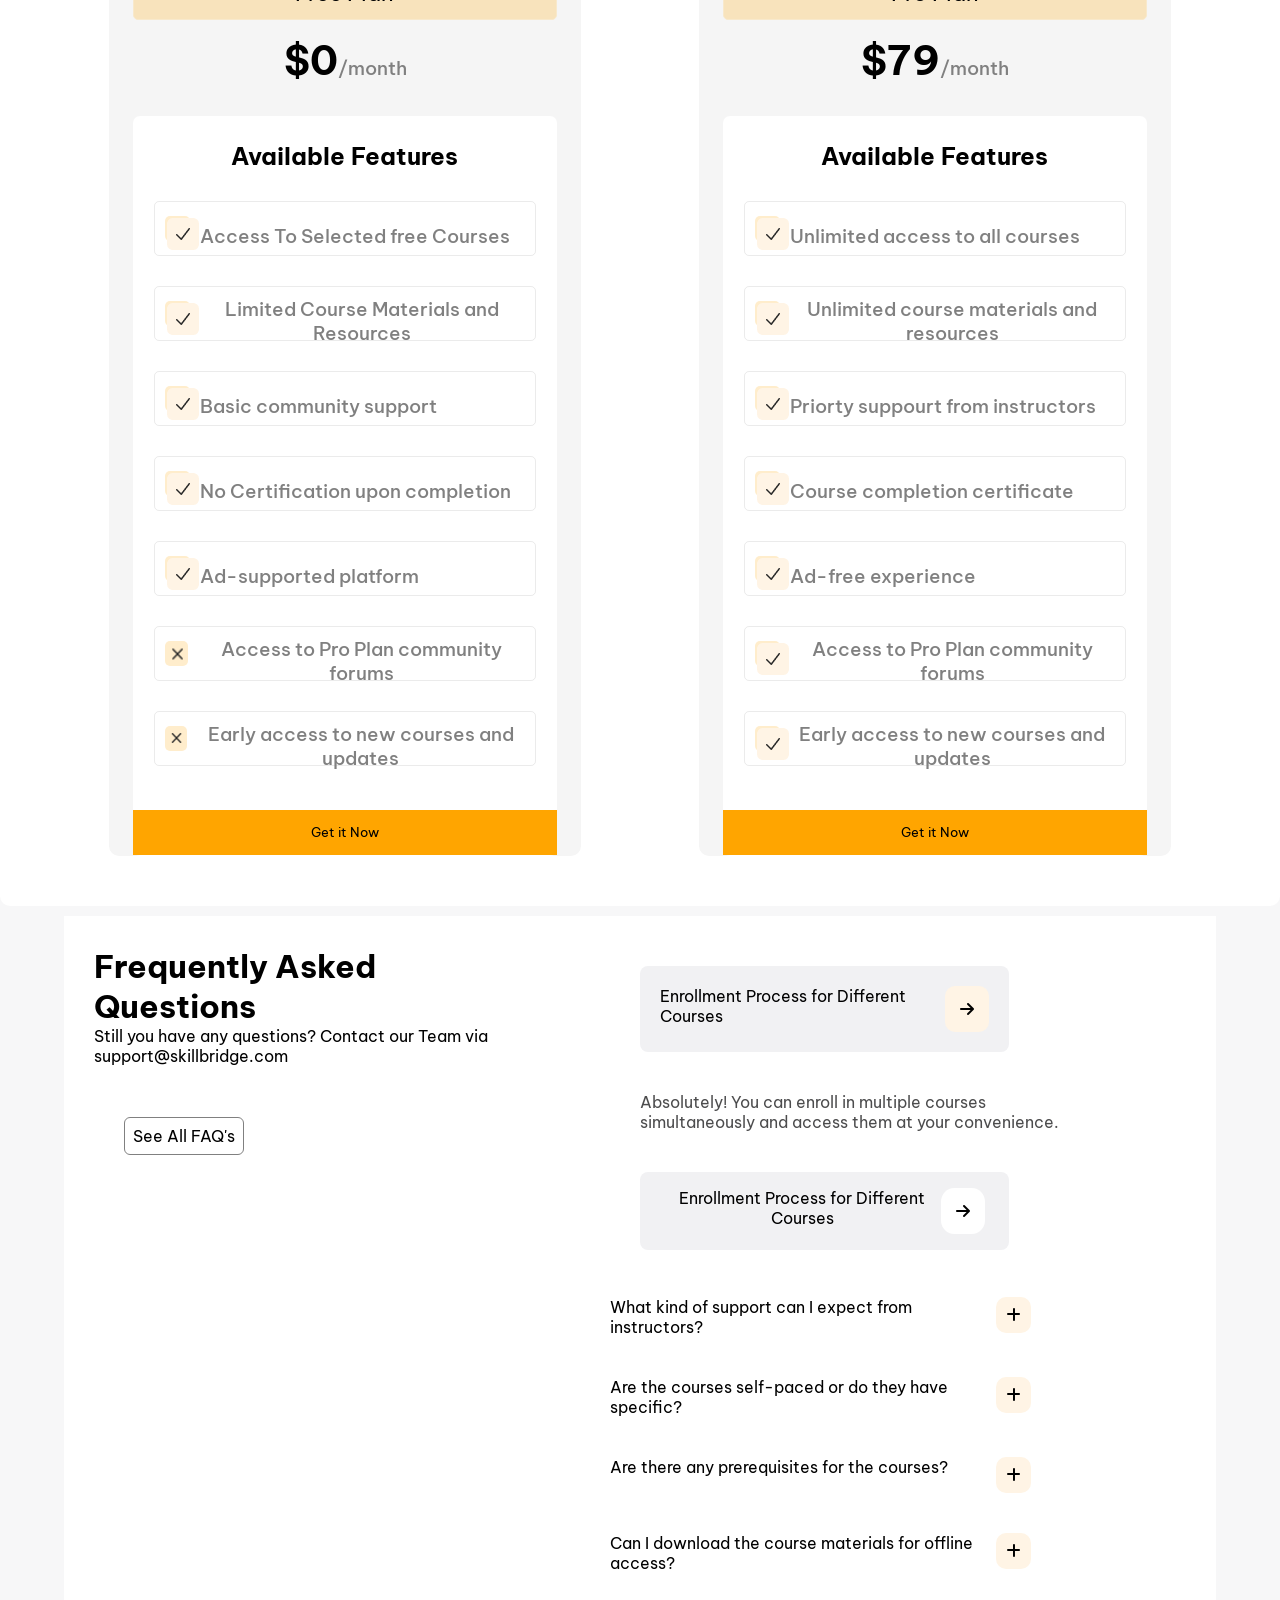
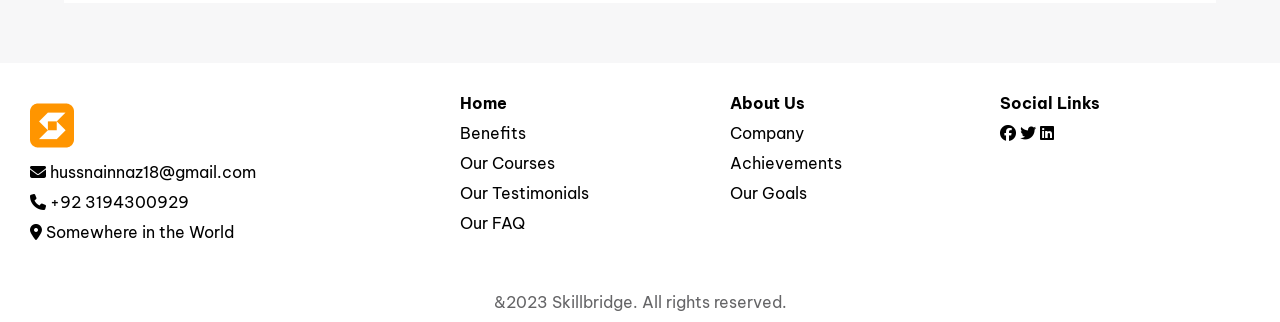
<file: CSS Home Page.html>
<!DOCTYPE html>
<html lang="en">
<head>
    <link rel="icon" href="Pictures/Logo.png">
    <link rel="stylesheet" href="CSS Files/CSS Home Page.css">
    <link rel="stylesheet" href="CSS Files/all.css">
    <meta charset="UTF-8">
    <meta name="viewport" content="width=device-width, initial-scale=1.0">
    <title>CSS Project</title>
</head>
<body>
  <header>
    <div class="top-banner">
      <h1>
        Free Courses 🌟 Sale Ends Soon, Get It Now &nbsp; &nbsp; &nbsp;
        <i class="fa-solid fa-arrow-right"></i>
      </h1>
    </div>
    <nav class="navbar">
      <div class="links">
        <img src="Pictures/Logo.png" alt="Picture of Logo">
        <ul class="navbar-list">
          <li><a class="navbar-links" href="CSS Home Page.html">Home</a></li>
          <li><a class="navbar-links" href="CSS Courses Page (1st).html">Courses</a></li>
          <li><a class="navbar-links" href="CSS About Us Page.html">About Us</a></li>
          <li><a class="navbar-links" href="CSS Pricing Page.html">Pricing</a></li>
          <li><a class="navbar-links" href="CSS Contact Page.html">Contact</a></li>
        </ul>
      </div>
      <div class="toogle">
        <div class="login">
          <a href="CSS SignUp Page.html" class="signup-btn">Sign Up</a>
          <a href="Login Page.html" class="login-btn">Login</a>
        </div>
        <div class="mobile-navbar-btn" id="toggle-btn">
          <i class="fa-solid fa-bars" name="open"></i>
          <i class="fa-solid fa-xmark" name="close"></i>
        </div>
      </div>
    </nav>
  </header>
  
    <div class="content">
        <div class="abstract-line">
          <div class="vector"></div>
          <div class="vector2"></div>
          <div class="vector3"></div>
        </div>
        <div class="contentFirst">
            <h1>
                <i class="fa-solid fa-bolt"></i> <span>Unlock</span> Your Creative Potential
            </h1>
        </div>
        <div class="contentTwo">
            with Online Design and Development Courses.
        </div>
        <div class="contentThird">
            Learn from Industry Experts and Enhance Your Skills.
        </div>
        <div class="contentFourth">
            <a class="contentFourth-a" href="CSS Courses Page.html">Explore Courses</a>
            <a class="contentFourth-b" style="background-color:#FFFFFF; color: black; " href="CSS Pricing Page.html">View Pricing</a>
        </div>
    </div>
    <div class="Icons">
        <div class="Items items1">
            <img src="Pictures/Card.png" alt="Picture of card">
        </div>
        <div class="Items items2">
            <img src="Pictures/Card (1).jpg" alt="Picture Of Zapier">
        </div>
        <div class="Items items3">
            <img src="Pictures/zoom.png" alt="Picture of Spotify">
        </div>
        
            <div class="Items items4 hide">
                <img src="Pictures/Card(5).png" alt="Picture Of Zomm">
            </div>
            <div class="Items items5 hide">
                <img src="Pictures/Card (2).png" alt="Picture Of Amazon">
            </div>
            <div class="Items items6 hide">
                <img src="Pictures/Card (3).png" alt="Picture Of Adobe">
            </div>
            <div class="Items items7 hide">
                <img src="Pictures/Card (4).png" alt="Picture Of Notion">
            </div>
        
    </div>
    <div class="Main-Picture">
        <img src="Pictures/Container.jpg" alt="Picture Of Netflix">
    </div>
    <section class="benefitsSection">
        <div class="container">
            <div class="containerFirst">
                <h1>Benefits</h1>
                <p>
                    Lorem ipsum dolor sit amet consectetur. Tempus tincidunt etiam eget elit id imperdiet et. Cras eu sit
                    dignissim lorem nibh et. Accum eget habitasse in velit fringilla feugiat senectus in.
                </p>
            </div>
            <div class="containerSecond">
                <button>View all</button>
            </div>
        </div>
        <div class="Register">
            <div class="subitems subitems1">
                <h1>01</h1>
                <h3>Flexible Learning Schudele</h3>
                <p>
                    Fit your coursework around your existing commitments and obligations.
                </p>
                <i class="fa-solid fa-up-right-from-square"></i>
            </div>
            <div class="subitems subitems2">
                <h1>02</h1>
                <h3>Expert Instruction</h3>
                <p>
                    Learn from industry experts who have hands-on experience in design and development.
                </p>
                <i class="fa-solid fa-up-right-from-square" style="position: relative; top: 3px;"></i>
            </div>
            <div class="subitems subitems3">
                <h1>03</h1>
                <h3>Diverce Course Offering</h3>
                <p>
                    Explore a wide range of design and development courses covering various topics.
                </p>
                <i class="fa-solid fa-up-right-from-square"></i>
            </div>
            <div class="subitems subitems4">
                <h1>04</h1>
                <h3>Updated Curriculum</h3>
                <p>
                    Access courses with up-to-date content  reflecting the latest trends and industry  practices.
                </p>
                <i class="fa-solid fa-up-right-from-square"></i>
            </div>
            <div class="subitems subitems5">
                <h1>05</h1>
                <h3>Practical Projects and Assignments</h3>
                <p>
                    Develop a portfolio showcasing your skills and  abilities to potential employers.
                </p>
                <i class="fa-solid fa-up-right-from-square" style="position: relative; top: 20px;"></i>
            </div>
            <div class="subitems subitems6">
                <h1>06</h1>
                <h3>Interactive Learning Enviroment</h3>
                <p>
                    Collaborate with fellow learners, exchanging ideas  and feedback to enhance your  understanding.
                </p>
                <i class="fa-solid fa-up-right-from-square"></i>
            </div>
        </div>
     
    </section>
     <div class="Courses">
  <div class="CoursesFirst">
     <h1>Our Courses</h1>
     <p>
        Lorem ipsum dolor sit amet consectetur. Tempus tincidunt etiam eget elit id imperdiet et. Cras eu sit dignissim lorem nibh et. Ac cum eget habitasse in velit fringilla feugiat senectus in. 
     </p>
  </div>
  <div class="CoursesSecond">
    <button>View All</button>
  </div>
  </div>
  <div class="Register2">
   <div class="carries carriesItems1">
    <img src="Pictures/Image.png" alt="Web Designing Fundamentals Pictures">
    <div class="Register2Main">
        <div class="Register2First">
            <button>4 Weeks</button>
            <button>Beginner</button>
        </div>
        <div class="Register2Second">
         By john Smith
        </div>
    </div>
    <h3>Web Design Fundamentals</h3>
    <p>
        Learn the fundamentals of web design, including HTML, CSS, and responsive  design principles. Develop the skills to create visually appealing and  user-friendly websites.
        
    </p>
    <div class="test">Get it Now</div>
   </div>
   <div class="carries carriesItems2">
   <img src="Pictures/Image (1).png" alt="UI/UX Design Picture">
   <div class="Register2Main">
    <div class="Register2First">
        <button>6 Weeks</button>
        <button>Intermediate</button>
    </div>
    <div class="Register2Second">
     By Emily Johnson
    </div>
</div>
   <h3>UI/UX Design</h3>
   <p>
    Master the art of creating intuitive user interfaces (UI) and enhancing user experiences (UX). Learn design principles, wireframing, prototyping, and usability testing techniques.
   </p>
   <div class="test" >Get it Now</div>
   </div>
   <div class="carries carriesItems3">
   <img src="Pictures/Image (2).png" alt="Mobile App Development Pictures">
   <div class="Register2Main">
    <div class="Register2First">
        <button>8 Weeks</button>
        <button>Intermediate</button>
    </div>
    <div class="Register2Second">
     By David Brown
    </div>
</div>
   <h3>Mobile App Development</h3>
   <p>
    Dive into the world of mobile app development. Learn to build native iOS  and Android  applications using industry-leading frameworks like Swift and Kotlin.
    <br>
   </p>
   <div class="test">Get it Now</div>
   </div>
   <div class="carries carriesItems4">
    <img src="Pictures/Image (3).png" alt="Graphic Design for Beginners Pictures">
    <div class="Register2Main">
        <div class="Register2First">
            <button>10 Weeks</button>
            <button>Beginner</button>
        </div>
        <div class="Register2Second">
         By Sarah Thompson
        </div>
    </div>
    <h3>Graphic Design for Beginners</h3>
    <p>
        Discover the fundamentals of graphic design, including typography,color theory, layout  design, and image manipulation techniques. Create visually stunning designs for print and digital media.
    </p>
    <div class="test">Get it Now</div>
   </div>
   <div class="carries carriesItems5">
    <img src="Pictures/Image (4).png" alt="Front-End Web Development Pictures">
    <div class="Register2Main">
        <div class="Register2First">
            <button>10 Weeks</button>
            <button>Intermediate</button>
        </div>
        <div class="Register2Second">
         By Michael Adams
        </div>
    </div>
    <h3>Front-End Web Development</h3>
    <p>
        Become proficient in front-end web development.Learn HTML,CSS,JavaScript, and popular frameworks like Bootstrap and React. Build interactive and responsive  websites.
    </p>
    <div class="test">Get it Now</div>
   </div>
   <div class="carries carriesItems6">
    <img src="Pictures/Image (5).png" alt="Advanced JavaScript Pictures">
    <div class="Register2Main">
        <div class="Register2First">
            <button>6 Weeks</button>
            <button>Advance</button>
        </div>
        <div class="Register2Second">
         By Jennifer Wilson
        </div>
    </div>
    <h3>Advanced JavaScript</h3>
    <p>
        Take your JavaScript skills to the next level. Explore advanced concepts like  closures, prototypes, asynchronous programming, and ES6 features. Build complex  applications with confidence.
    </p>
    <div class="test">Get it Now</div>
   </div>
  </div>
  <div class="Testimonials">
    <div class="TestimonialsFirst">
     <h2>Our Testimonials</h2>
     <p>
        Lorem ipsum dolor sit amet consectetur. Tempus tincidunt etiam eget elit id imperdiet et. Cras eu sit dignissim lorem nibh et. Ac cum eget habitasse in velit fringilla feugiat senectus in.
     </p>
    </div>
    <div class="TestimonialsSecond">
        <button>View all</button>
    </div>
  </div>
  <div class="Superior">
   <div class="Individuals Individuals1">
    <p>
        The web design course provided a solid foundation for me. The instructors were knowledgeable and supportive, and the interactive learning environment was engaging. I highly recommend it!
    </p>
    <div class="main">
        <div class="imgh">
          <div class="Picture">
            <img src="Pictures/first.png" alt="Sarah L">
          </div>
          <h4>Sarah L</h4>
        </div>
        <div class="ReadStory">
          <a>
            Read Full Story
          </a>
      </div>
  </div>   
    </div><div class="Individuals Individuals2">
        <p>
            The UI/UX design course exceeded my expectations. The instructor's expertise and practical assignments helped me improve my design skills. I feel more confident in my career now. Thank you!
        </p><div class="main">
            <div class="imgh">
              <div class="Picture">
                <img src="Pictures/second.png" alt="Sarah L">
              </div>
              <h4>Jason k</h4>
            </div>
            
           
            <div class="ReadStory">
              <a>
                Read Full Story
              </a>
          </div>
      </div>
       </div>
       <div class="Individuals Individuals3">
        <p>
            The mobile app development course was fantastic! The step-by-step tutorials and hands-on projects helped me grasp the concepts easily. I'm now building my own app. Great course!
        </p>
        <div class="main">
            <div class="imgh">
              <div class="Picture">
                <img src="Pictures/third.png" alt="Emily R">
              </div>
              <h4>Emily R</h4>
            </div>
            
           
            <div class="ReadStory">
              <a>
                Read Full Story
              </a>
          </div>
      </div>
       </div>
       <di class="Individuals Individuals4">
        <p>
            I enrolled in the graphic design course as a beginner, and it was the perfect starting point. The instructor's guidance and feedback improved my design abilities significantly. I'm grateful for this course!
        </p>
        <div class="main">
            <div class="imgh">
              <div class="Picture">
                <img src="Pictures/four.png" alt="Michael k">
              </div>
              <h4>Michael K</h4>
            </div>
            
           
            <div class="ReadStory">
              <a>
                Read Full Story
              </a>
          </div>
      </div>
      </div>
   </div>
    <div class="Pricing">
    <div class="PricingFirst">
      <h2>Our Pricing</h2>
      <p>
        Lorem ipsum dolor sit amet consectetur. Tempus tincidunt etiam eget elit id imperdiet et. Cras eu sit dignissim lorem nibh et. Ac cum eget habitasse in velit fringilla feugiat senectus in.
      </p>
    </div>
    <div class="PricingSecond">
      <a class="PricingSecond-a">Monthly</a>
      <a class="PricingSecond-b">Weekly</a>
    </div>
  </div>
  
 <!-- <div class="FreeClass">
    <div class="FreeClassFirst">
        <div class="FreeClassFirst-a">
            Free Plan
        </div>
        <div class="FreeClassFirst-b">
            <h1>$0<sub style="font-size:12px; color:#4C4C4D">/month</sub></h1>
        </div>
        <div class="seven">
            <div class="FreeClassFirst-c">
                <h4>Available Features</h4>
            </div>
         <div class="sevens sevens1">
           <i class="fa-solid fa-check"></i> Access to selected free courses. 
         </div>
         <div class="sevens sevens2">
            <i class="fa-solid fa-check"></i> Limited course materials and resources.
         </div>
         <div class="sevens sevens3">
             <i class="fa-solid fa-check"></i> Basic community support.
         </div>
         <div class="sevens sevens4">
             <i class="fa-solid fa-check"></i>No certification upon completion.
         </div>
         <div class="sevens sevens5">
             <i class="fa-solid fa-check"></i> Ad-supported platform.
         </div>
         <div class="sevens sevens6">
             <i class="fa-solid fa-xmark" style="background-color: #F1F1F3;"></i>Access to exclusive Pro Plan community forums.
         </div>
         <div class="sevens sevens7">
             <i class="fa-solid fa-xmark" style="background-color:#F1F1F3;" ></i> Early access to new courses and updates.
         </div>
         
         </div>
         <div class="started">
            Get Started
         </div>
        </div>
        <div class="FreeClassSecond">
            <div class="FreeClassSecond-a">
                Free Plan
            </div>
            <div class="FreeClassSecond-b">
                <h1>$79<sub style="font-size:12px; color:#4C4C4D">/month</sub></h1>
            </div>
            
            <div class="Eight">
                <div class="FreeClassSecond-c">
                    <h4>Available Features</h4>
                </div>
             <div class="Eights Eights1">
               <i class="fa-solid fa-check"></i> Unlimited access to all courses. 
             </div>
             <div class="Eights Eights2">
                <i class="fa-solid fa-check"></i> Unlimited course materials and resources.
             </div>
             <div class="Eights Eights3">
                 <i class="fa-solid fa-check"></i> Priority support from instructors.
             </div>
             <div class="Eights Eights4">
                 <i class="fa-solid fa-check"></i>Course completion certificates.
             </div>
             <div class="Eights Eights5">
                 <i class="fa-solid fa-check"></i>Ad-free experience.
             </div>
             <div class="Eights Eights6">
                 <i class="fa-solid fa-check"></i>Access to exclusive Pro Plan community forums.
             </div>
             <div class="Eights Eights7">
                 <i class="fa-solid fa-check"></i> Early access to new courses and updates.
             </div>
             
             </div>
             <div class="yes">
                Get Started
          </div>    
        </div>
    </div> -->
    <div class="pricing">
        <div class="pricing-box">
        <div class="free-plan">
          Free Plan
        </div>
        <h3><span>$0</span>/month</h3>
        <div class="feature-box">
         <h2>Available Features</h2>
         <div class="list-box">
          <div class="tickheading">
            <div class="tick-box">
            <img src="Pictures/tick.png">
            </div>
            <h3>Access To Selected free Courses</h3>
          </div>
         </div>

         <div class="list-box">
          <div class="tickheading">
            <div class="tick-box">
              <img src="Pictures/tick.png">
            </div>
            <h3>Limited Course Materials and Resources</h3>
          </div>
         </div>

         <div class="list-box">
          <div class="tickheading">
            <div class="tick-box">
              <img src="Pictures/tick.png">
            </div>
            <h3>Basic community support</h3>
          </div>
         </div>


         <div class="list-box">
          <div class="tickheading">
            <div class="tick-box">
              <img src="Pictures/tick.png">
            </div>
            <h3>No Certification upon completion</h3>
          </div>
         </div>

         <div class="list-box">
          <div class="tickheading">
            <div class="tick-box">
              <img src="Pictures/tick.png">
            </div>
            <h3>Ad-supported platform</h3>
          </div>
         </div>

         <div class="list-box">
          <div class="tickheading">
            <div class="tick-box">
              <img src="Pictures/cross.png" class="cross">
            </div>
            <h3>Access to Pro Plan community forums</h3>
          </div>
         </div>

         <div class="list-box">
          <div class="tickheading">
            <div class="tick-box">
              <img src="Pictures/cross.png" class="cross">
            </div>
            <h3>Early access to new courses and updates</h3>
          </div>
         </div>
         <button class="getitnow1">
          Get it Now
        </button>

        </div>


      
        </div>
          
        <!----Second Pricing Box-->

        <div class="pricing-box">
          <div class="free-plan">
          Pro Plan
          </div>
          <h3><span>$79</span>/month</h3>
          <div class="feature-box">
           <h2>Available Features</h2>
           <div class="list-box">
            <div class="tickheading">
              <div class="tick-box">
                <img src="Pictures/tick.png">
              </div>
              <h3>Unlimited access to all courses</h3>
            </div>
           </div>

           <div class="list-box">
            <div class="tickheading">
              <div class="tick-box">
                <img src="Pictures/tick.png">
              </div>
              <h3>Unlimited course materials and resources</h3>
            </div>
           </div>

           <div class="list-box">
            <div class="tickheading">
              <div class="tick-box">
                <img src="Pictures/tick.png">
              </div>
              <h3>Priorty suppourt from instructors</h3>
            </div>
           </div>


           <div class="list-box">
            <div class="tickheading">
              <div class="tick-box">
                <img src="Pictures/tick.png">
              </div>
              <h3>Course completion certificate</h3>
            </div>
           </div>

           <div class="list-box">
            <div class="tickheading">
              <div class="tick-box">
                <img src="Pictures/tick.png">
              </div>
              <h3>Ad-free experience</h3>
            </div>
           </div>

           <div class="list-box">
            <div class="tickheading">
              <div class="tick-box">
                <img src="Pictures/tick.png">
              </div>
              <h3>Access to Pro Plan community forums</h3>
            </div>
           </div>

           <div class="list-box">
            <div class="tickheading">
              <div class="tick-box">
                <img src="Pictures/tick.png">
              </div>
              <h3>Early access to new courses and updates</h3>
            </div>
           </div>
           <button class="getitnow1">
            Get it Now
          </button>
          </div>
          </div>

</div>         
</section>
    <div class="Questions"> 
         <div class="QuestionsFirst">
            <h1>Frequently Asked <br/>Questions</h1>
                Still you have any questions? Contact our Team via support@skillbridge.com
                <br/> <br/><br/><br/>
            <a>See All FAQ's</a>
         </div>
         <div class="QuestionsSecond">
           <div class="QuestionsSecondFirst">
              <div class="QuestionsSecondFirst-a">
                <div class="QuestionsSecondFirst-f">
                    Enrollment Process for Different Courses 
                  </div>
                  <div class="QuestionsSecondFirst-g" >
                    <i class="fa-solid fa-arrow-right"></i>
                  </div>
              </div>
              <div class="QuestionsSecondFirst-b">
                Absolutely! You can enroll in multiple courses simultaneously and access them at your convenience.
              </div>
              <div class="QuestionsSecondFirst-c">
                <div class="QuestionsSecondFirst-d">
                    Enrollment Process for Different Courses 
                  </div>
                  <div class="QuestionsSecondFirst-e" >
                    <i class="fa-solid fa-arrow-right"></i>
                  </div>
              </div>
            </div>
            <div class="First">
                <div class="First1">
                    What kind of support can I expect from instructors?
                  </div>
                  <div class="First2">
                  <i class="fa-solid fa-plus"></i>
                  </div>
            </div>
            <div class="First">
                <div class="First1">
                    Are the courses self-paced or do they have specific?
                  </div>
                  <div class="First2">
                  <i class="fa-solid fa-plus"></i>
                  </div>
            </div>
            <div class="First">
                <div class="First1">
                Are there any prerequisites for the courses?
                  </div>
                  <div class="First2">
                  <i class="fa-solid fa-plus"></i>
                  </div>
            </div>
            <div class="First">
                <div class="First1">
                    Can I download the course materials for offline access?
                  </div>
                  <div class="First2">
                  <i class="fa-solid fa-plus"></i>
                  </div>
            </div>

            

         </div>
    </div>
    <footer>
      <div class="footerCapital">
          <div class="footerFirst">
              <div class="footerFirst-a">
                  <ul> 
                      <li><img src="Pictures/Logo.png" alt="Logo"></li>
                      <li><i class="fa-solid fa-envelope"></i>&nbsp;<a href="mailto:hussnainnaz18@gmail.com">hussnainnaz18@gmail.com</a></li>
                      <li><i class="fa-solid fa-phone"></i>&nbsp;<a href="tel:+923194300929">+92 3194300929</a></li>
                      <li><i class="fa-solid fa-location-dot"></i>&nbsp;Somewhere in the World</li>
                  </ul>
              </div>
              <div class="footerSecond">
                  <div class="footerFirst-b">
                      <h4 style="color:black">Home</h4>
                      <ul>
                          <li><a href="#">Benefits</a></li>
                          <li><a href="#">Our Courses</a></li>
                          <li><a href="#">Our Testimonials</a></li>
                          <li><a href="#">Our FAQ</a></li>
                      </ul>
                  </div>
                  <div class="footerFirst-c">
                      <h4 style="color:black">About Us</h4>
                      <ul>
                          <li><a href="#">Company</a></li>
                          <li><a href="#">Achievements</a></li>
                          <li><a href="#">Our Goals</a></li>
                      </ul>
                  </div>
                  <div class="footerFirst-d">
                      <h4>Social Links</h4>
                      <ul>
                          <li>
                              <a href="#" aria-label="Facebook"><i class="fa-brands fa-facebook"></i></a>
                              <a href="#" aria-label="Twitter"><i class="fa-brands fa-twitter"></i></a>
                              <a href="#" aria-label="LinkedIn"><i class="fa-brands fa-linkedin"></i></a>
                          </li>
                      </ul>
                  </div>
              </div>
          </div>
      </div>
  </footer>
  <div class="copyright">
    &2023 Skillbridge. All rights reserved.
  </div>
  <script>
    const mobile_nav = document.querySelector(".mobile-navbar-btn");
    const nav_header = document.querySelector("header")
    mobile_nav.addEventListener("click", () => {
      nav_header.classList.toggle("active")
     })
</script>
</body>
</html>
</file>
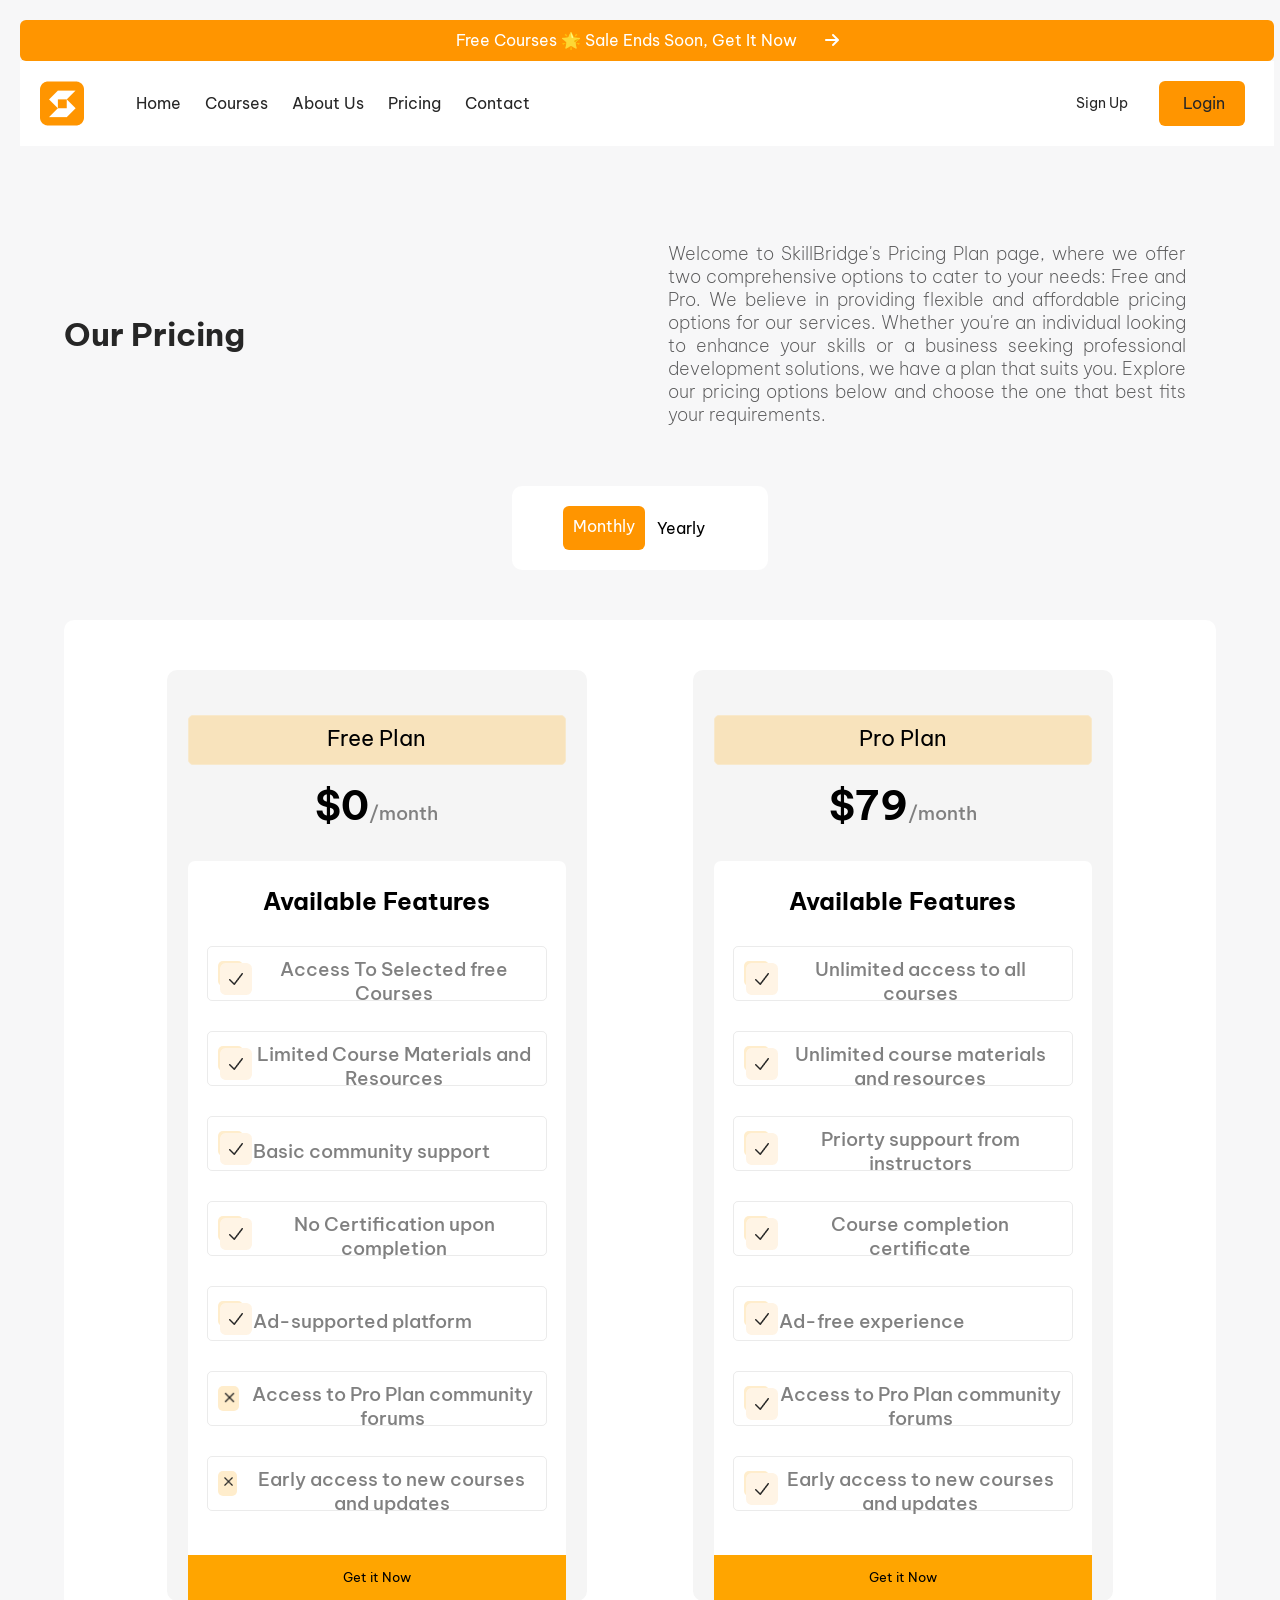
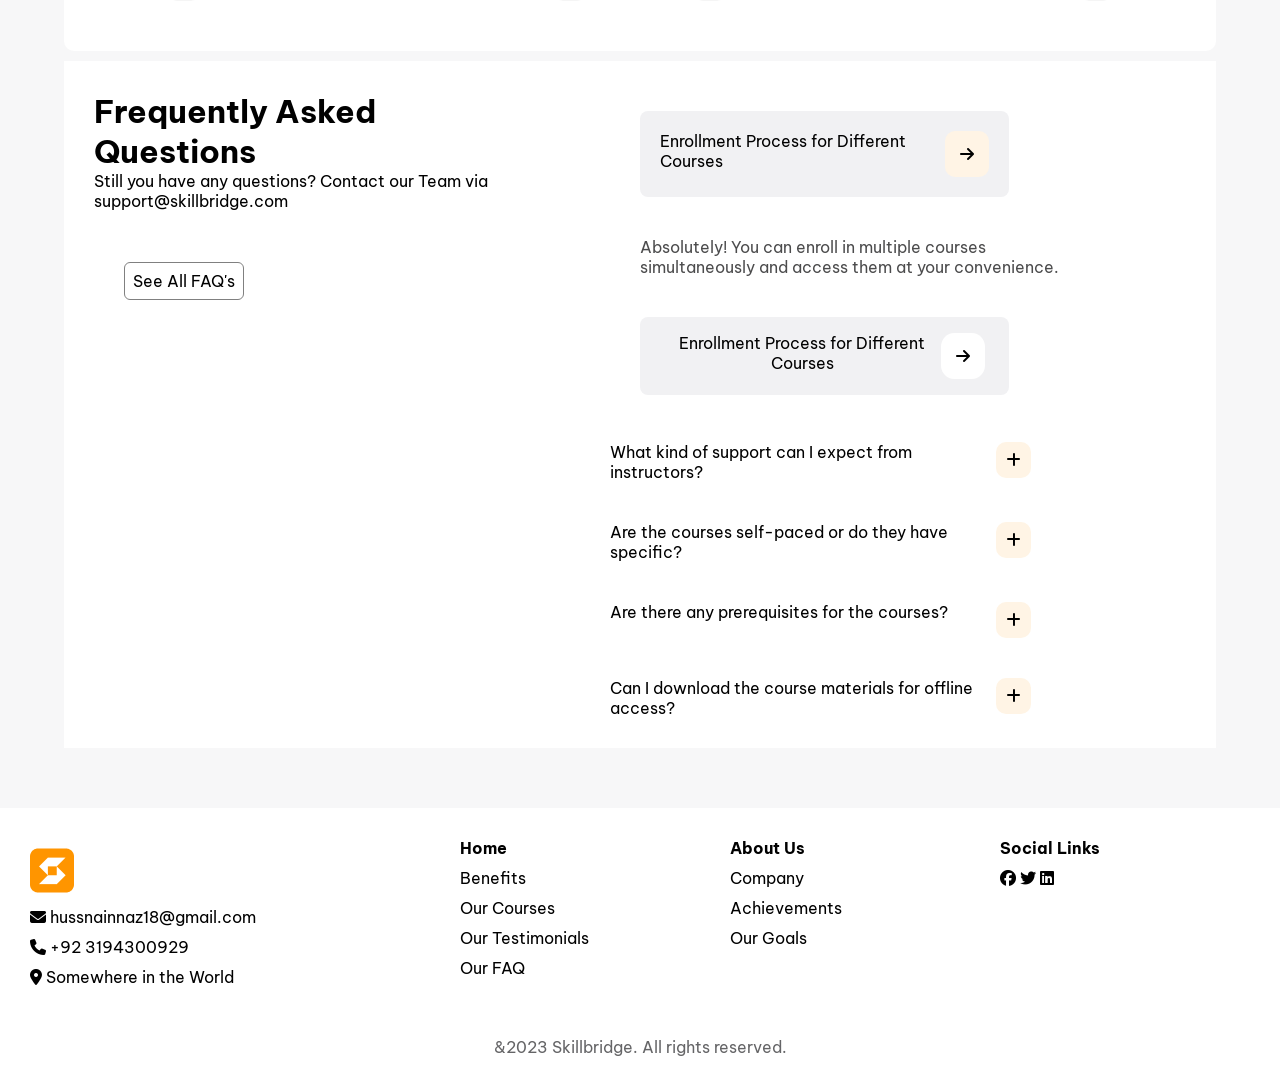
<file: CSS Pricing Page.html>
<!DOCTYPE html>
<html lang="en">
<head>
    <link rel="icon" href="Pictures/Logo.png">
    <link rel="stylesheet" href="CSS Files/CSS Pricing Page.css ">
    <link rel="stylesheet" href="CSS Files/all.css">
    <meta charset="UTF-8">
    <meta name="viewport" content="width=device-width, initial-scale=1.0">
    <title>CSS Project</title>
</head>

<body>
    <header>
        <div class="top-banner">
          <h1>
            Free Courses 🌟 Sale Ends Soon, Get It Now &nbsp; &nbsp; &nbsp;
            <i class="fa-solid fa-arrow-right"></i>
          </h1>
        </div>
        <nav class="navbar">
          <div class="links">
            <img src="Pictures/Logo.png" alt="Picture of Logo">
            <ul class="navbar-list">
              <li><a class="navbar-links" href="CSS Home Page.html">Home</a></li>
              <li><a class="navbar-links" href="CSS Courses Page (1st).html">Courses</a></li>
              <li><a class="navbar-links" href="CSS About Us Page.html">About Us</a></li>
              <li><a class="navbar-links" href="CSS Pricing Page.html">Pricing</a></li>
              <li><a class="navbar-links" href="CSS Contact Page.html">Contact</a></li>
            </ul>
          </div>
          <div class="toogle">
            <div class="login">
              <a href="CSS SignUp Page.html" class="signup-btn">Sign Up</a>
              <a href="Login Page.html" class="login-btn">Login</a>
            </div>
            <div class="mobile-navbar-btn" id="toggle-btn">
              <i class="fa-solid fa-bars" name="open"></i>
              <i class="fa-solid fa-xmark" name="close"></i>
            </div>
          </div>
        </nav>
      </header>
      
   
    <div class="Pricing">
        <div class="PricingFirst">
       <h1>
           Our Pricing
       </h1>
         </div>
         <div class="PricingSecond">
            <p>
                Welcome to SkillBridge's Pricing Plan page, where we offer two comprehensive options to cater to your needs: Free and Pro. We believe in providing flexible and affordable pricing options for our services. Whether you're an individual looking to enhance your skills or a business seeking professional development solutions, we have a plan that suits you. Explore our pricing options below and choose the one that best fits your requirements.
            </p>
         </div>
      </div>

      <div class="Button">
        <a class="ButtonFirst">
        Monthly
        </a>
        <a  class="ButtonSecond">
       Yearly
        </a>
      </div>
       <div class="pricing">
        <div class="pricing-box">
        <div class="free-plan">
          Free Plan
        </div>
        <h3><span>$0</span>/month</h3>
        <div class="feature-box">
         <h2>Available Features</h2>
         <div class="list-box">
          <div class="tickheading">
            <div class="tick-box">
            <img src="Pictures/tick.png">
            </div>
            <h3>Access To Selected free Courses</h3>
          </div>
         </div>

         <div class="list-box">
          <div class="tickheading">
            <div class="tick-box">
              <img src="Pictures/tick.png">
            </div>
            <h3>Limited Course Materials and Resources</h3>
          </div>
         </div>

         <div class="list-box">
          <div class="tickheading">
            <div class="tick-box">
              <img src="Pictures/tick.png">
            </div>
            <h3>Basic community support</h3>
          </div>
         </div>


         <div class="list-box">
          <div class="tickheading">
            <div class="tick-box">
              <img src="Pictures/tick.png">
            </div>
            <h3>No Certification upon completion</h3>
          </div>
         </div>

         <div class="list-box">
          <div class="tickheading">
            <div class="tick-box">
              <img src="Pictures/tick.png">
            </div>
            <h3>Ad-supported platform</h3>
          </div>
         </div>

         <div class="list-box">
          <div class="tickheading">
            <div class="tick-box">
              <img src="Pictures/cross.png" class="cross">
            </div>
            <h3>Access to Pro Plan community forums</h3>
          </div>
         </div>

         <div class="list-box">
          <div class="tickheading">
            <div class="tick-box">
              <img src="Pictures/cross.png" class="cross">
            </div>
            <h3>Early access to new courses and updates</h3>
          </div>
         </div>
         <button class="getitnow1">
          Get it Now
        </button>

        </div>


      
        </div>
          
        <!----Second Pricing Box-->

        <div class="pricing-box">
          <div class="free-plan">
          Pro Plan
          </div>
          <h3><span>$79</span>/month</h3>
          <div class="feature-box">
           <h2>Available Features</h2>
           <div class="list-box">
            <div class="tickheading">
              <div class="tick-box">
                <img src="Pictures/tick.png">
              </div>
              <h3>Unlimited access to all courses</h3>
            </div>
           </div>

           <div class="list-box">
            <div class="tickheading">
              <div class="tick-box">
                <img src="Pictures/tick.png">
              </div>
              <h3>Unlimited course materials and resources</h3>
            </div>
           </div>

           <div class="list-box">
            <div class="tickheading">
              <div class="tick-box">
                <img src="Pictures/tick.png">
              </div>
              <h3>Priorty suppourt from instructors</h3>
            </div>
           </div>


           <div class="list-box">
            <div class="tickheading">
              <div class="tick-box">
                <img src="Pictures/tick.png">
              </div>
              <h3>Course completion certificate</h3>
            </div>
           </div>

           <div class="list-box">
            <div class="tickheading">
              <div class="tick-box">
                <img src="Pictures/tick.png">
              </div>
              <h3>Ad-free experience</h3>
            </div>
           </div>

           <div class="list-box">
            <div class="tickheading">
              <div class="tick-box">
                <img src="Pictures/tick.png">
              </div>
              <h3>Access to Pro Plan community forums</h3>
            </div>
           </div>

           <div class="list-box">
            <div class="tickheading">
              <div class="tick-box">
                <img src="Pictures/tick.png">
              </div>
              <h3>Early access to new courses and updates</h3>
            </div>
           </div>
           <button class="getitnow1">
            Get it Now
          </button>
          </div>
          </div>

</div>         
</section>
    <div class="Questions"> 
         <div class="QuestionsFirst">
            <h1>Frequently Asked <br/>Questions</h1>
                Still you have any questions? Contact our Team via support@skillbridge.com
                <br/> <br/><br/><br/>
            <a>See All FAQ's</a>
         </div>
         <div class="QuestionsSecond">
           <div class="QuestionsSecondFirst">
              <div class="QuestionsSecondFirst-a">
                <div class="QuestionsSecondFirst-f">
                    Enrollment Process for Different Courses 
                  </div>
                  <div class="QuestionsSecondFirst-g" >
                    <i class="fa-solid fa-arrow-right"></i>
                  </div>
              </div>
              <div class="QuestionsSecondFirst-b">
                Absolutely! You can enroll in multiple courses simultaneously and access them at your convenience.
              </div>
              <div class="QuestionsSecondFirst-c">
                <div class="QuestionsSecondFirst-d">
                    Enrollment Process for Different Courses 
                  </div>
                  <div class="QuestionsSecondFirst-e" >
                    <i class="fa-solid fa-arrow-right"></i>
                  </div>
              </div>
            </div>
            <div class="First">
                <div class="First1">
                    What kind of support can I expect from instructors?
                  </div>
                  <div class="First2">
                  <i class="fa-solid fa-plus"></i>
                  </div>
            </div>
            <div class="First">
                <div class="First1">
                    Are the courses self-paced or do they have specific?
                  </div>
                  <div class="First2">
                  <i class="fa-solid fa-plus"></i>
                  </div>
            </div>
            <div class="First">
                <div class="First1">
                Are there any prerequisites for the courses?
                  </div>
                  <div class="First2">
                  <i class="fa-solid fa-plus"></i>
                  </div>
            </div>
            <div class="First">
                <div class="First1">
                    Can I download the course materials for offline access?
                  </div>
                  <div class="First2">
                  <i class="fa-solid fa-plus"></i>
                  </div>
            </div>

            

         </div>
    </div>
    <footer>
      <div class="footerCapital">
          <div class="footerFirst">
              <div class="footerFirst-a">
                  <ul> 
                      <li><img src="Pictures/Logo.png" alt="Logo"></li>
                      <li><i class="fa-solid fa-envelope"></i>&nbsp;<a href="mailto:hussnainnaz18@gmail.com">hussnainnaz18@gmail.com</a></li>
                      <li><i class="fa-solid fa-phone"></i>&nbsp;<a href="tel:+923194300929">+92 3194300929</a></li>
                      <li><i class="fa-solid fa-location-dot"></i>&nbsp;Somewhere in the World</li>
                  </ul>
              </div>
              <div class="footerSecond">
                  <div class="footerFirst-b">
                      <h4 style="color:black">Home</h4>
                      <ul>
                          <li><a href="#">Benefits</a></li>
                          <li><a href="#">Our Courses</a></li>
                          <li><a href="#">Our Testimonials</a></li>
                          <li><a href="#">Our FAQ</a></li>
                      </ul>
                  </div>
                  <div class="footerFirst-c">
                      <h4 style="color:black">About Us</h4>
                      <ul>
                          <li><a href="#">Company</a></li>
                          <li><a href="#">Achievements</a></li>
                          <li><a href="#">Our Goals</a></li>
                      </ul>
                  </div>
                  <div class="footerFirst-d">
                      <h4>Social Links</h4>
                      <ul>
                          <li>
                              <a href="#" aria-label="Facebook"><i class="fa-brands fa-facebook"></i></a>
                              <a href="#" aria-label="Twitter"><i class="fa-brands fa-twitter"></i></a>
                              <a href="#" aria-label="LinkedIn"><i class="fa-brands fa-linkedin"></i></a>
                          </li>
                      </ul>
                  </div>
              </div>
          </div>
      </div>
  </footer>
     <div class="copyright">
       &2023 Skillbridge. All rights reserved.
     </div>
   </body>
   <script>
    const mobile_nav = document.querySelector(".mobile-navbar-btn");
    const nav_header = document.querySelector("header")
    mobile_nav.addEventListener("click", () => {
      nav_header.classList.toggle("active")
     })
</script>
   </html>
</file>
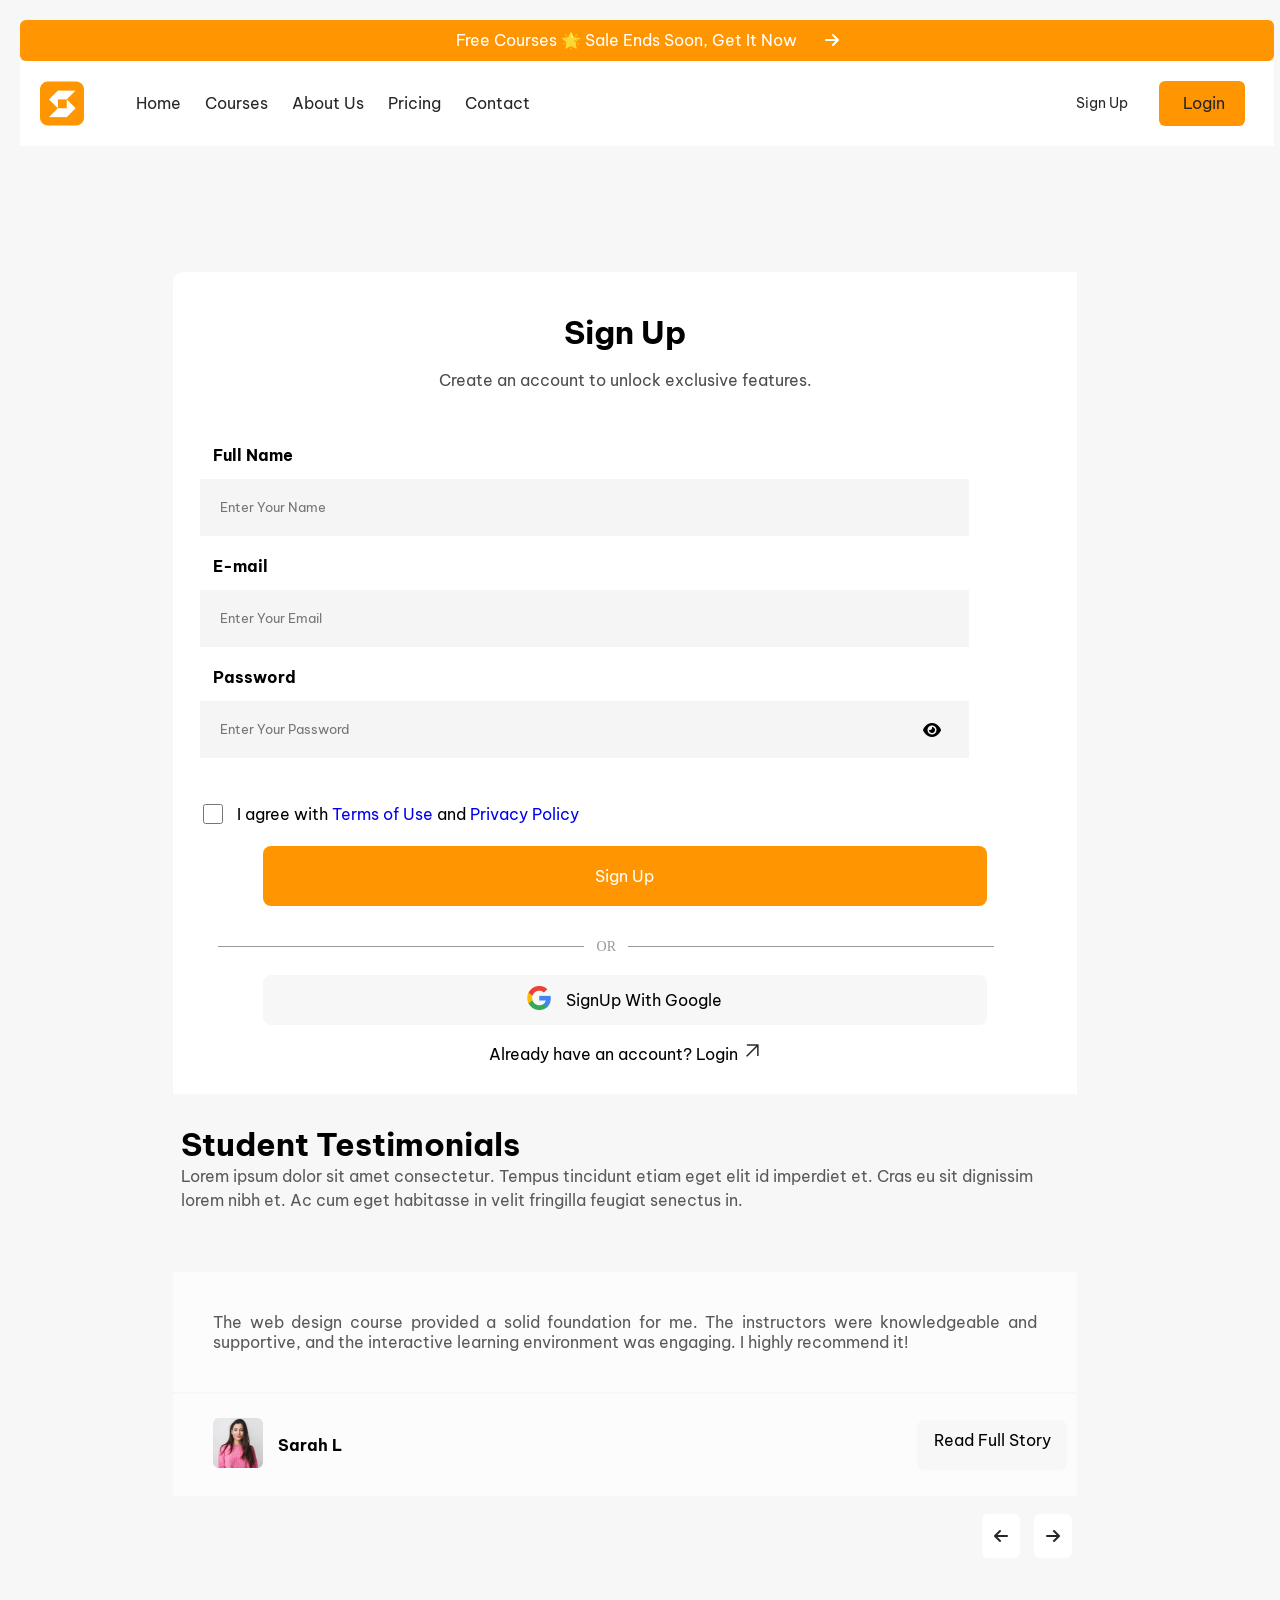
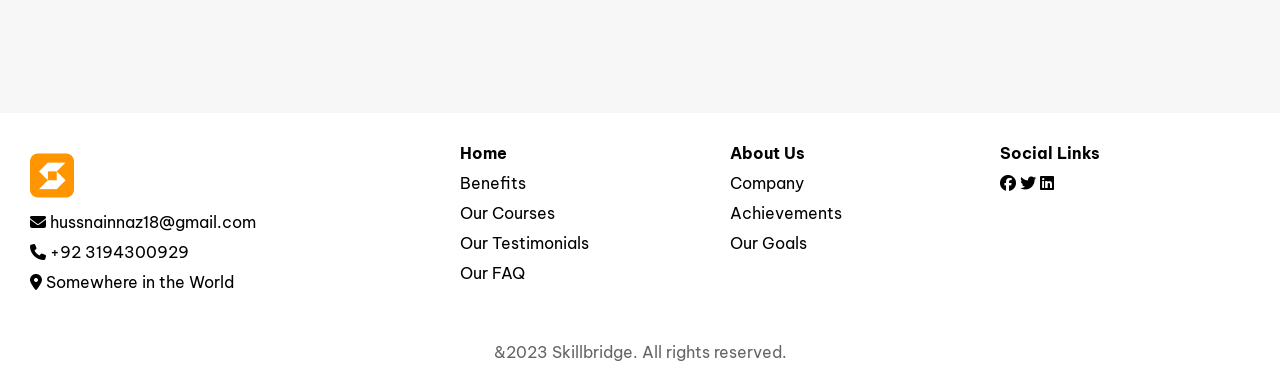
<file: CSS SignUp Page.html>
<!DOCTYPE html>
<html lang="en">
<head>
    <link rel="icon" href="Pictures/Logo.png">
    <link rel="stylesheet" href="CSS Files/CSS SignUp Page.css ">
    <link rel="stylesheet" href="CSS Files/all.css">
    <meta charset="UTF-8">
    <meta name="viewport" content="width=device-width, initial-scale=1.0">
    <title>CSS Project</title>
</head>

<body>
  <header>
    <div class="top-banner">
      <h1>
        Free Courses 🌟 Sale Ends Soon, Get It Now &nbsp; &nbsp; &nbsp;
        <i class="fa-solid fa-arrow-right"></i>
      </h1>
    </div>
    <nav class="navbar">
      <div class="links">
        <img src="Pictures/Logo.png" alt="Picture of Logo">
        <ul class="navbar-list">
          <li><a class="navbar-links" href="CSS Home Page.html">Home</a></li>
          <li><a class="navbar-links" href="CSS Courses Page (1st).html">Courses</a></li>
          <li><a class="navbar-links" href="CSS About Us Page.html">About Us</a></li>
          <li><a class="navbar-links" href="CSS Pricing Page.html">Pricing</a></li>
          <li><a class="navbar-links" href="CSS Contact Page.html">Contact</a></li>
        </ul>
      </div>
      <div class="toogle">
        <div class="login">
          <a href="CSS SignUp Page.html" class="signup-btn">Sign Up</a>
          <a href="Login Page.html" class="login-btn">Login</a>
        </div>
        <div class="mobile-navbar-btn" id="toggle-btn">
          <i class="fa-solid fa-bars" name="open"></i>
          <i class="fa-solid fa-xmark" name="close"></i>
        </div>
      </div>
    </nav>
  </header>
  <div class="form">
    <div class="form-left">
      <div class="StudentTestinomials">
         <h1>Student Testimonials</h1>
         <p>
            Lorem ipsum dolor sit amet consectetur. Tempus tincidunt etiam eget elit id imperdiet et. Cras eu sit dignissim lorem nibh et. Ac cum eget habitasse in velit fringilla feugiat senectus in.
         </p>
      </div>
      <div class="web">
        The web design course provided a solid foundation for me. The instructors were knowledgeable and supportive, and the interactive learning environment was engaging. I highly recommend it!
      </div>
      <div class="main">
        <div class="imgh">
          <div class="Picture">
            <img src="Pictures/first.png" alt="Sarah L">
          </div>
          <h4>Sarah L</h4>
        </div>
        <div class="ReadStory">
          <a>
            Read Full Story
          </a>
      </div>
  </div>
   <div class="arrows">
      <a href="" class="left"><i class="fa-solid fa-arrow-left"></i></a>
      <a href="" class="right"><i class="fa-solid fa-arrow-right"></i></a>
    </div>
    </div>
    <div class="form-right">
      <div class="Login">
         <h1>Sign Up</h1>
      </div>
      <div class="Paragraph">
        Create an account to unlock exclusive features.
      </div>
      <div class="form1">
         <form action="">
          <div class="email">
            <label for="">Full Name</label><br>
            <input type="text" name="" id="name" placeholder="Enter Your Name" required>
          </div>
         <div class="email">
           <label for="">E-mail</label><br>
           <input type="text" name="" id="name" placeholder="Enter Your Email" required>
         </div>
         <div class="Password">
             <div class="Password1">
               <label for="">Password</label><br>
             <input type="text" name="" id="name" placeholder="Enter Your Password" required>
             </div>
             <div class="eye">
               <i class="fa-solid fa-eye"></i>
             </div>
           </div>
         </form>
         <div class="abcd">
          <input type="checkbox" id="check" class="check1" required />
        <label for="check" class="check">I agree with <a href="#">Terms of Use</a> and
          <a href="#">Privacy Policy</a></label>
         </div>
         <div class="Orange">
             Sign Up
         </div>
         <div class="hr">
             <div></div>
             <h1>OR</h1>
             <div></div>
           </div>
 
           <div class="Google">
            <div class="googleimg">
             <img src="Pictures/Icon.png" alt="Picture Of Google"> 
            </div>
            <div class="para-div">
             <p>SignUp With Google</p>
            </div>
           </div>
 
           <div class="Account">
             Already have an account? <a href="Login Page.html">Login</a>
              <img src="Pictures/Icon (1).png" alt="Picture Of Arrow">
           </div>
      </div>
     </div>
     </div>
     <footer>
      <div class="footerCapital">
          <div class="footerFirst">
              <div class="footerFirst-a">
                  <ul> 
                      <li><img src="Pictures/Logo.png" alt="Logo"></li>
                      <li><i class="fa-solid fa-envelope"></i>&nbsp;<a href="mailto:hussnainnaz18@gmail.com">hussnainnaz18@gmail.com</a></li>
                      <li><i class="fa-solid fa-phone"></i>&nbsp;<a href="tel:+923194300929">+92 3194300929</a></li>
                      <li><i class="fa-solid fa-location-dot"></i>&nbsp;Somewhere in the World</li>
                  </ul>
              </div>
              <div class="footerSecond">
                  <div class="footerFirst-b">
                      <h4 style="color:black">Home</h4>
                      <ul>
                          <li><a href="#">Benefits</a></li>
                          <li><a href="#">Our Courses</a></li>
                          <li><a href="#">Our Testimonials</a></li>
                          <li><a href="#">Our FAQ</a></li>
                      </ul>
                  </div>
                  <div class="footerFirst-c">
                      <h4 style="color:black">About Us</h4>
                      <ul>
                          <li><a href="#">Company</a></li>
                          <li><a href="#">Achievements</a></li>
                          <li><a href="#">Our Goals</a></li>
                      </ul>
                  </div>
                  <div class="footerFirst-d">
                      <h4>Social Links</h4>
                      <ul>
                          <li>
                              <a href="#" aria-label="Facebook"><i class="fa-brands fa-facebook"></i></a>
                              <a href="#" aria-label="Twitter"><i class="fa-brands fa-twitter"></i></a>
                              <a href="#" aria-label="LinkedIn"><i class="fa-brands fa-linkedin"></i></a>
                          </li>
                      </ul>
                  </div>
              </div>
          </div>
      </div>
  </footer>
   
  <div class="copyright">
    &2023 Skillbridge. All rights reserved.
  </div>
  <script>
    const mobile_nav = document.querySelector(".mobile-navbar-btn");
    const nav_header = document.querySelector("header")
    mobile_nav.addEventListener("click", () => {
      nav_header.classList.toggle("active")
     })
</script>
</body>
</html>
</file>
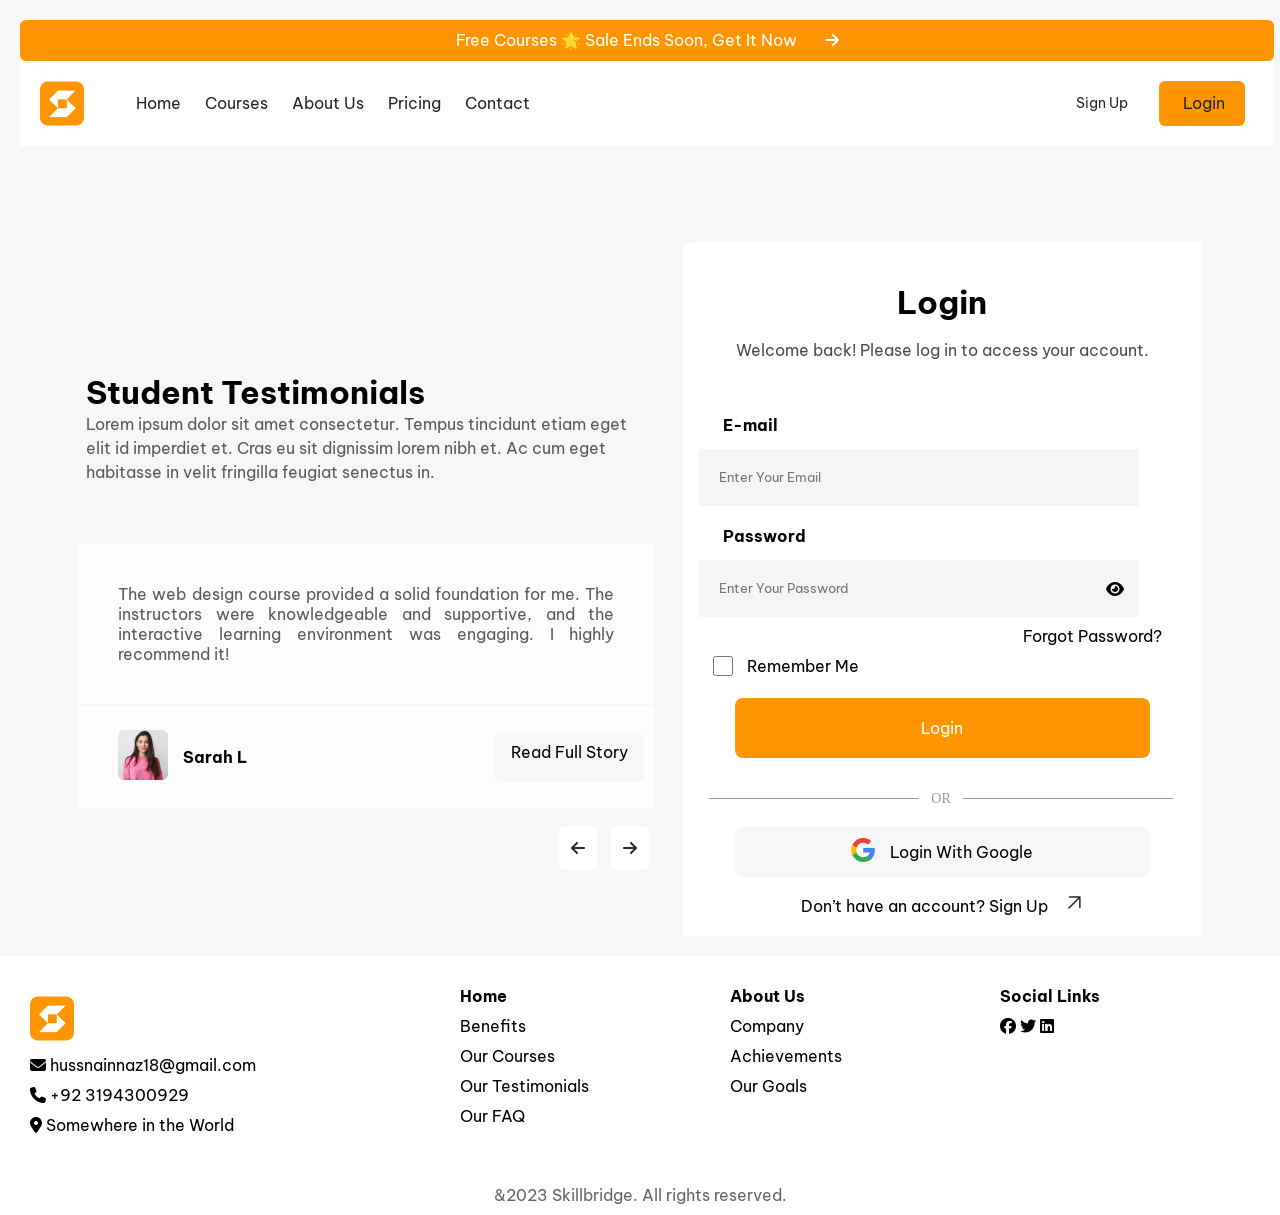
<file: Login Page.html>
<!DOCTYPE html>
<html lang="en">
<head>
    <link rel="icon" href="Pictures/Logo.png">
    <link rel="stylesheet" href="CSS Files/CSS Login Page.css">
    <link rel="stylesheet" href="CSS Files/all.css">
    <meta charset="UTF-8">
    <meta name="viewport" content="width=device-width, initial-scale=1.0">
    <title>CSS Project</title>
</head>

<body>
  <header>
    <div class="top-banner">
      <h1>
        Free Courses 🌟 Sale Ends Soon, Get It Now &nbsp; &nbsp; &nbsp;
        <i class="fa-solid fa-arrow-right"></i>
      </h1>
    </div>
    <nav class="navbar">
      <div class="links">
        <img src="Pictures/Logo.png" alt="Picture of Logo">
        <ul class="navbar-list">
          <li><a class="navbar-links" href="CSS Home Page.html">Home</a></li>
          <li><a class="navbar-links" href="CSS Courses Page (1st).html">Courses</a></li>
          <li><a class="navbar-links" href="CSS About Us Page.html">About Us</a></li>
          <li><a class="navbar-links" href="CSS Pricing Page.html">Pricing</a></li>
          <li><a class="navbar-links" href="CSS Contact Page.html">Contact</a></li>
        </ul>
      </div>
      <div class="toogle">
        <div class="login">
          <a href="CSS SignUp Page.html" class="signup-btn">Sign Up</a>
          <a href="Login Page.html" class="login-btn">Login</a>
        </div>
        <div class="mobile-navbar-btn" id="toggle-btn">
          <i class="fa-solid fa-bars" name="open"></i>
          <i class="fa-solid fa-xmark" name="close"></i>
        </div>
      </div>
    </nav>
  </header>
    <div class="form">
    <div class="form-left">
      <div class="StudentTestinomials">
         <h1>Student Testimonials</h1>
         <p>
            Lorem ipsum dolor sit amet consectetur. Tempus tincidunt etiam eget elit id imperdiet et. Cras eu sit dignissim lorem nibh et. Ac cum eget habitasse in velit fringilla feugiat senectus in.
         </p>
      </div>
      <div class="web">
        The web design course provided a solid foundation for me. The instructors were knowledgeable and supportive, and the interactive learning environment was engaging. I highly recommend it!
      </div>
      <div class="main">
      <div class="imgh">
        <div class="Picture">
          <img src="Pictures/first.png" alt="Sarah L">
        </div>
        <h4>Sarah L</h4>
      </div>
      
     
      <div class="ReadStory">
        <a>
          Read Full Story
        </a>
    </div>
</div>
   <div class="arrows">
      <a href="" class="left"><i class="fa-solid fa-arrow-left"></i></a>
      <a href="" class="right"><i class="fa-solid fa-arrow-right"></i></a>
    </div>
    </div>
    <div class="form-right">
     <div class="Login">
        <h1>Login</h1>
     </div>
     <div class="Paragraph">
            Welcome back! Please log in to access your account.
     </div>
     <div class="form1">
        <form action="">
        <div class="email">
          <label for="">E-mail</label><br>
          <input type="text" name="" id="name" placeholder="Enter Your Email" required>
        </div>
        <div class="Password">
            <div class="Password1">
              <label for="">Password</label><br>
            <input type="text" name="" id="name" placeholder="Enter Your Password" required>
            </div>
            <div class="eye">
              <i class="fa-solid fa-eye"></i>
            </div>
          </div>
        </form>
          <div class="forgot">
            Forgot Password?
          </div>
        <input type="checkbox" id="check" class="check1" required />
        <label for="check" class="check">Remember Me</label>
        <div class="Orange">
            Login
        </div>
        <div class="hr">
            <div></div>
            <h1>OR</h1>
            <div></div>
          </div>

          <div class="Google">
           <div class="googleimg">
            <img src="Pictures/Icon.png" alt="Picture Of Google"> 
           </div>
           <div class="para-div">
            <p>Login With Google</p>
           </div>
          </div>

          <div class="Account">
            Don’t have an account? <a href="CSS SignUp Page.html">Sign Up</a>&nbsp;&nbsp;&nbsp; <img src="Pictures/Icon (1).png" alt="Picture Of Arrow">
          </div>
     </div>
    </div>
    </div>
    <footer>
      <div class="footerCapital">
          <div class="footerFirst">
              <div class="footerFirst-a">
                  <ul> 
                      <li><img src="Pictures/Logo.png" alt="Logo"></li>
                      <li><i class="fa-solid fa-envelope"></i>&nbsp;<a href="mailto:hussnainnaz18@gmail.com">hussnainnaz18@gmail.com</a></li>
                      <li><i class="fa-solid fa-phone"></i>&nbsp;<a href="tel:+923194300929">+92 3194300929</a></li>
                      <li><i class="fa-solid fa-location-dot"></i>&nbsp;Somewhere in the World</li>
                  </ul>
              </div>
              <div class="footerSecond">
                  <div class="footerFirst-b">
                      <h4 style="color:black">Home</h4>
                      <ul>
                          <li><a href="#">Benefits</a></li>
                          <li><a href="#">Our Courses</a></li>
                          <li><a href="#">Our Testimonials</a></li>
                          <li><a href="#">Our FAQ</a></li>
                      </ul>
                  </div>
                  <div class="footerFirst-c">
                      <h4 style="color:black">About Us</h4>
                      <ul>
                          <li><a href="#">Company</a></li>
                          <li><a href="#">Achievements</a></li>
                          <li><a href="#">Our Goals</a></li>
                      </ul>
                  </div>
                  <div class="footerFirst-d">
                      <h4>Social Links</h4>
                      <ul>
                          <li>
                              <a href="#" aria-label="Facebook"><i class="fa-brands fa-facebook"></i></a>
                              <a href="#" aria-label="Twitter"><i class="fa-brands fa-twitter"></i></a>
                              <a href="#" aria-label="LinkedIn"><i class="fa-brands fa-linkedin"></i></a>
                          </li>
                      </ul>
                  </div>
              </div>
          </div>
      </div>
  </footer>
  <div class="copyright">
    &2023 Skillbridge. All rights reserved.
  </div>
  <script>
    const mobile_nav = document.querySelector(".mobile-navbar-btn");
    const nav_header = document.querySelector("header")
    mobile_nav.addEventListener("click", () => {
      nav_header.classList.toggle("active")
     })
</script>
</body>
</html>
</file>
<file: CSS Files/CSS Home Page.css>
@import url('https://fonts.googleapis.com/css2?family=Be+Vietnam+Pro:ital,wght@0,100;0,200;0,300;0,400;0,500;0,600;0,700;0,800;0,900;1,100;1,200;1,300;1,400;1,500;1,600;1,700;1,800;1,900&display=swap');

* {
    margin: 0;
    padding: 0;
    box-sizing: border-box;
    text-decoration: none;
    list-style: none;
    font-family: Be Vietnam Pro;
}

body {
    background: #F7F7F8;
}
header {
    width: 98%;
    height: 122px;
    margin-top: 20px;
    margin-left: 20px;
    border-radius: 8px;
    margin-bottom: 100px;
}

.top-banner {
    width: 100%;
    height: 41px;
    padding: 10px 0px 10px 0px;
    gap: 23px;
    border-radius: 6px;
    background: #ff9500;
}

.top-banner h1 {
    height: 21px;
    font-size: 16px;
    font-weight: 400;
    line-height: 21px;
    text-align: center;
    color: #ffffff;
}

.navbar {
    background: #ffffff;
    display: flex;
    padding: 20px 20px;
    justify-content: space-between;
}

.links {
    display: flex;
    align-items: center;
}

.login {
    width: 178px;
    height: 45px;
    line-height: 21px;
    display: flex;
    align-items: center;
}

.signup-btn {
    width: 53px;
    height: 21px;
    margin-right: 30px;
    opacity: 0px;
    color: #262626;
    font-size: 14px;
    font-weight: 400;
    line-height: 21px;
    text-align: left;
    transition: all 0.5s ease;
}

.login-btn {
    width: 86px;
    height: 45px;
    padding: 12px 24px 12px 24px;
    gap: 8px;
    border-radius: 6px;
    color: #262626;
    opacity: 0px;
    background: #ff9500;
}

.navbar-list {
    display: flex;
    /* line-height: 42px; */
    margin-left: 40px;
}

.navbar-links:link,
.navbar-links:visited {
    font-size: 16px;
    padding: 12px;
    font-weight: 400;
    line-height: 21px;
    text-align: left;
    color: #262626;
    transition: all 0.5s ease;
}

.navbar-links:hover,
.navbar-links:active {
    color: #ff9500;
}

.signup-btn:hover,
.signup-btn:active {
    color: #ff9500;
}


.header nav ul li {
    list-style: none;
}

.mobile-navbar-btn {
    font-size: 20px;
    display: none;
    font-size: 28px;
    line-height: 40px;
}

.fa-solid[name="close"] {
    display: none;
}

.toogle {
    display: flex;
    justify-content: space-between;
    gap: 50px;
}

@media screen and (max-width:786px) {
    .mobile-navbar-btn {
        display: block;
        z-index: 999;
    }

    .navbar {
        justify-content: space-between;
    }

    .navbar-list {
        width: 100%;
        height: 100vh;
        background: #f1f1f3;
        position: absolute;
        top: 0;
        left: 0;
        display: flex;
        justify-content: center;
        align-items: center;
        flex-direction: column;
        
        clip-path: inset(0 0 100% 0);
        /* Hidden state */
        transition: clip-path 0.5s ease, opacity 0.5s ease;
        /* Ensure both clip-path and opacity animate */
        opacity: 0;
        pointer-events: none;
    }

    .active .navbar-list {
        display: flex;
        clip-path: inset(0 0 0 0);
        /* Visible state */
        opacity: 1;
        pointer-events: auto;
    }

    .closing .navbar {
        clip-path: inset(0 100% 0 0);
        /* Closing animation */
        opacity: 0;
        pointer-events: none;
    }

    .active .mobile-navbar-btn .fa-solid[name="close"] {
        display: block;
    }

    .active .mobile-navbar-btn .fa-solid[name="open"] {
        display: none;
    }
}

.abstract-line {
    transform: translateY(-18px);
    width: 39px;
    height: 43px;
    margin: 0px 10px -33px 29%;
}

.vector {
    width: 3.44px;
    height: 17.5px;
    margin-left: 35.56px;
    background: #262626;
    border-radius: 5px;
    margin-top: -35px;
}

.vector2 {
    width: 3.54px;
    height: 31.79px;
    border-radius: 5px;
    rotate: -47deg;
    margin-top: -23.08px;
    margin-left: 6.21px;
    background: #262626;
}

.vector3 {
    width: 17.1px;
    height: 3.5px;
    margin-top: 11.05px;
    background: #262626;
    border-radius: 5px;
    rotate: 10deg;
}
@media (max-width:1250px){
    .abstract-line{
        transform: translateY(-18px);
        width: 39px;
        height: 43px;
        margin: 0px 10px -33px 16%;
    }
}
.contentFirst h1 {
    width: 98%;
    text-align: center;
}

.contentFirst h1 i {
    background-color: #FFF4E5;
    padding: 10px;
    border-radius: 8px;
}

.contentFirst span {
    color: #FF9500;
}

.contentTwo {
    width: 98%;
    text-align: center;
    font-size: 28px;
    line-height: 42px;
}

.contentThird {
    width: 98%;
    text-align: center;
    line-height: 30px;
    font-size: 16px;
    margin-bottom: 30px;
}

.contentFourth {
    width: 98%;
    text-align: center;
    margin: 80px 0px 100px 0px;
}

.contentFourth a {
    text-decoration: none;
    background-color: #FF9500;
    color: white;
    padding: 20px;
    border-radius: 10px;
}


.content {
    margin-bottom: 50px;
}

.Icons {
    width: 90%;
    display: flex;
    margin: 0px 20px 50px 5%;
    background: #FCFCFD;
    padding: 10px;
}

.Items {
    width: 30%;
}
@media (max-width:920px){
    .hide{
        display: none;
    }
}
.Main-Picture img {
    width: 90%;
    height: auto;
    margin-left: 5%;
    margin-bottom: 20px;
    gap: 10px;
    border-radius: 13px;
    border: 16px 0px 0px 0px;
    opacity: 0px;
}

.container {
    width: 90%;
    margin: 10px 0px 10px 5%;
    display: flex;
    justify-content: space-between;
    border-radius: 10px;
}

.containerFirst p {
    width: 75%;
}

.containerFirst p {
    margin-left: 10px;
    margin-bottom: 10px;
}
.containerFirst h1{
    margin-top: 10px;
    font-size: 30px;
}

.containerSecond button {
    position: relative;
    bottom: 30px;
    top: 30px;
    background: #FCFCFD;
    padding: 10px;
    border-radius: 10px;
    border: transparent;
    font-size: 20px;
    width: 120px;
    height: 60px;

}
@media (max-width:600px){
    .container{
        flex-direction: column;
    }
    .containerFirst p{
        width: 100%;
    }
    .containerSecond{
        margin: 0px 0px 20px 5%;
    }
}

.Register {
    margin: 50px 0px 0px 5%; 
    width: 90%;
    display: grid;
    grid-gap: 20px;
    grid-template-columns: repeat(3, 1fr);
    grid-template-rows: repeat(2, minmax(150px, min-content));
    margin-bottom: 30px;
}
 @media (max-width:1200px){
    .Register{
        grid-template-columns: repeat(2, 1fr);
         grid-template-rows: repeat(3, minmax(150px, min-content));
    } 
}
@media (max-width:920px){
    .Register{
        grid-template-columns:75%;
        margin-left: 19%;
         grid-template-rows: repeat(6, minmax(150px, min-content));
    }
}
@media ( max-width:630px){
    .Register{
        grid-template-columns:100%;
        margin-left: 7%;
        grid-template-rows: repeat(6, minmax(150px, min-content));
    }
} 
 
.Register h1 {
    text-align: end;
    margin-right: 20px;
    font-size: 50px;
    margin-top: 2px;
}

.Register h3 {
    margin-left: 20px;
}
.Register p {
    margin-left: 20px;
    margin-bottom: 20px;
    text-align: justify;
}

.subitems {
    background-color: #FCFCFD;
}

.subitems i {
    display: flex;
    justify-content: end;
    align-content: end;
    margin-right: 30px;
    margin-bottom: 20px;
    color: #FF9500;
    font-size: 21px;
    padding: 10px;

}

.Courses {
    display: flex;
    justify-content: space-between;
    width: 90%;
    margin: 10px 0px 10px 5%;
    margin-bottom: 35px;
}

.CoursesFirst h1 {
    margin-top: 10px;
}

.CoursesFirst p {
    width: 70%;
    margin-left: 10px;
    margin-bottom: 10px;
}
.CoursesSecond button {
        position: relative;
        bottom: 30px;
        top: 40px;
        background: #FCFCFD;
        padding: 10px;
        border-radius: 10px;
        border: transparent;
        font-size: 20px;
        width: 120px;
        height: 60px;
    
}
@media (max-width:600px){
    .Courses{
        flex-direction: column;
    }
    .CoursesFirst p{
        width: 100%;
    }
    .CoursesSecond{
        margin: 0px 0px 20px 5%;
    }
}
.Register2 {
    display: grid;
    grid-gap: 15px;
    border-radius: 5px;
    margin: 5px 0px 70px 5%;
    width: 90%;
    grid-template-columns: repeat(2, 1fr);
    grid-template-rows: repeat(3, 1fr);
}

.Register2 img {
    margin: 30px 0px 10px 10%;
    width: 80%;

}

.carries {
    background-color: #FFFFFF;
}

.Register2 h3,
p {
    margin: 5px 60px 5px 60px;
    margin-bottom: 5px;
}

.Register2 p {
    font-size: 16px;
}

.test {
    margin: 10px 30px 20px 60px;
    text-align: center;
    background-color: #F7F7F8;
    width: 80%;
    padding: 15px 10px 15px 10px;
    height: 60px;
    border-radius: 5px;
}

.Register2Main {
    margin-top: 10px;
    display: flex;
    justify-content: space-between;
    width: 90%;
   align-items: center;
}
.Register2Second{
    margin-top: -33px;
}
.Register2First{
    margin-left: 10px;
}
.Register2First button {
    padding: 10px;
    color: #4C4C4D;
    background-color: #FFFFFF;
    border: 1px solid transparent;
    position: relative;
    left: 40px;
    top: -16px;
}

.Register2Second {
    font-weight: 700;
    color: #59595A;
}
@media (max-width:920px){
    .Register2{
        grid-template-columns:100%;
        margin-left: 5%;
         grid-template-rows: repeat(6, minmax(150px, min-content));
    }
}
@media ( max-width:630px){
    .Register2{
        grid-template-columns:100%;
        margin-left: 5%;
        margin-right: 20px;
        grid-template-rows: repeat(6, minmax(150px, min-content));
    }
}
    @media ( max-width:auto){
        .Register2{
            grid-template-columns:100%;
            margin-left: 5%;
            margin-right: 10px;
            grid-template-rows: repeat(6, minmax(150px, min-content));
        }
    .carries img {
        width: 80%;
    }
    .carries p{
        text-align: justify;
        margin-right: 10px;
    }
} 
.Testimonials {
    display: flex;
    justify-content: space-between;
    width: 90%;
    margin: 10px 0px 10px 5%;
    margin-bottom: 35px;
}

.TestimonialsFirst h1 {
    margin-top: 10px;
}

.TestimonialsFirst p {
    width: 70%;
    margin-left: 10px;
    margin-bottom: 10px;
}
.TestimonialsSecond button {
        position: relative;
        bottom: 30px;
        top: 40px;
        background: #FCFCFD;
        padding: 10px;
        border-radius: 10px;
        border: transparent;
        font-size: 20px;
        width: 120px;
        height: 60px;
    
}
@media (max-width:600px){
    .Testimonials{
        flex-direction: column;
    }
    .TestimonialsFirst p{
        width: 100%;
    }
    .TestimonialsSecond{
        margin: 0px 0px 20px 5%;
    }
}
.Superior {
    width: 90%;
    display: grid;
    grid-gap: 15px;
    grid-template-columns: repeat(2, 1fr);
    grid-template-rows: repeat(2, 1fr);
    margin: 10px 0px 50px 5%;
}

.Individuals {
    background-color: #FCFCFD;
    padding: 30px 0px 15px 5%;
    line-height: 20px;
}

.Individuals p {
    margin: 10px 30px 20px 20px;
    text-align: justify;
}

.Individuals a {
    margin: 0px 20px 0px 0px;
    position: relative;
    bottom: -10px;
    background-color: #F7F7F8;
    padding: 10px;
    border-radius: 8px;
}
.main {
    display: flex;
    justify-content: space-between;
    align-items: center;
    background-color: #FCFCFD;
    margin-bottom: 30px;
}
.imgh {
    display: flex;
    align-items: center;
}
.imgh h4{
    margin-left:-25px;
    margin-right: 20px;
}

.Picture {
    padding: 24px 40px;


}
.ReadStory a{
    text-align: center;
    margin: 5px;
}
.ReadStory {
    text-align: center;
     width: 200px;
    margin-right: 30px;
    background-color: #F7F7F8;
    height: 50px;
    padding: 10px;
    border-radius: 5px; 
}
@media (max-width:920px){
    .Superior{
        grid-template-columns:100%;
        margin-left: 5%;
         grid-template-rows: repeat(4, minmax(150px, min-content));
    }
}
@media ( max-width:630px){
    .Superior{
        grid-template-columns:100%;
        margin-left: 5%;
        margin-right: 20px;
        grid-template-rows: repeat(4, minmax(150px, min-content));
    }
    .ReadStory{
        width:170px;
        text-align: center;
    }
}

.Pricing {
    display: flex;
    justify-content: space-between;
    width: 90%;
    margin: 10px 0px 10px 5%;
    margin-bottom: 35px;
}
 
.PricingFirst h2 {
    margin-top: -20px;
} 
.PricingSecond{
    display: flex;
    justify-content: flex-start;
    align-items: center;

}
.PricingFirst p {
    width: 70%;
    margin-left: 10px;
    margin-bottom: 10px;
}
.PricingSecond-a {
    width: 90px;
    margin: 5px;
    border:none;
    height: 50px;
    background-color: #FF9500;
    color: #FCFCFD;
    padding: 15px 10px 10px 10px;
    border-radius: 8px;
    text-align: center;
    
}

.PricingSecond-b {
    width: 90px;
    height: 50px;
    border:none;
    text-align: center;
    background-color: #FFFFFF;
    padding: 15px 10px 10px 10px;
    border-radius: 8px;
}

@media (max-width:920px){
    .Pricing{
        flex-direction: column;
    }
    .PricingFirst p{
        width: 100%;
        margin-bottom: 40px;
    }
    .PricingSecond{
        margin: 0px 0px 20px 5%;
    }
}
@media (max-width:620px){
    .Pricing{
        flex-direction: column;
    }
    .PricingFirst p{
        width: 100%;
        margin-bottom: 40px;
    }
    .PricingSecond{
        margin: 0px 0px 20px 5%;
    }
    
}

/* .FreeClass {
    height: 620px;
    margin: 30px 0px 50px 5%;
    width: 90%;
    padding: 20px;
    background-color: #FFFFFF;
    display: flex;
    justify-content: space-evenly;
}

.FreeClassFirst {
    margin-top: 20px;
    background-color: #FCFCFD; 

}

.FreeClassFirst-a {
    margin-top: 30px;
    padding: 10px;
    margin-left: 10%;
    text-align: center;
    background-color: #FFF9F0;
    border-radius: 4px;
    width: 80%;
    color: #262626;
}

.FreeClassFirst-b {
    text-align: center;
}

.FreeClassFirst-c {
    text-align: center;
}

.sevens {
    margin: 10px 0px 15px 10%;
    text-align: center;
    padding: 5px;
    border-radius: 5px;
    background-color: #FFFFFF;
    color: #4C4C4D;
    border: none;
    width: 80%
}

.sevens {
    display: flex;

}

.seven i {
    background-color: #FFF4E5;
    padding: 2.5px;
    margin-left: -20px;
}

.started {
    background-color: #FF9500;
    color: #FCFCFD;
    padding: 10px;
    border-radius: 5px;
    text-align: center;
    width: 80%;
    margin-left: 5%;

}

.FreeClassSecond {
    margin-top: 20px;
    background-color: #FCFCFD;
    background-color: #FCFCFD; 

}

.FreeClassSecond-a {
    margin-top: 30px;
    padding: 10px;
    margin-left: 10%;
    text-align: center;
    background-color: #FFF9F0;
    border-radius: 4px;
    width: 80%;
    color: #262626;
}

.FreeClassSecond-b {
    text-align: center;
}

.FreeClassSecond-c {
    text-align: center;
}

.Eights {
    margin: 10px 0px 15px 15%;
    text-align: center;
    padding: 5px;
    background-color: #FFFFFF;
    border-radius: 5px;
    color: #4C4C4D;
    border: none;
    width: 70%;
}

.Eights {
    display: flex;

}

.Eight i {
    background-color: #FFF4E5;
    padding: 2.5px;
    margin-left: -20px;
}

.yes {
    background-color: #FF9500;
    color: #FCFCFD;
    padding: 10px;
    border-radius: 5px;
    text-align: center;
    width: 80%;
    margin-left: 5%;
}
@media (max-width:920px){
    .FreeClass{
        flex-direction: column;
    }
    .FreeClassFirst{
        margin-bottom: 0px;
        flex-basis: 80%;
        margin-left: 10%;
    }
    .FreeClassSecond{
        margin-bottom: 100px;
        margin-top: 125px;
      
    }
} */
    .pricing{
      background-color: white;
      border-radius: 10px;
      margin-top: 50px;
      display: flex;
      justify-content: space-around;
      padding: 50px;
    }
    .pricing-box{
      background-color: whitesmoke;
      border-radius: 10px;
      width: 40%;
      height: auto;
    }
    .free-plan{
      font-size: 22px;
      border: 1px solid rgb(248, 233, 204);
      background-color: rgb(248, 227, 188);
      width: 90%;
      margin-left: 5%;
      text-align: center;
      height: 50px;
      margin-top: 45px;
      border-radius: 5px;
      line-height: 45px;
  
    }
    .pricing-box h3{
      text-align: center;
      margin-top: 15px;
      color: gray;
      font-weight: 500;
    } 
    .pricing-box span{
      font-size: 40px;
      color: #000;
      font-weight: bold;
    }
    .feature-box{
      margin-top: 30px;
      background-color: white;
      width: 90%;
      margin-left: 5%;
      border-radius: 7px;
      padding: 25px 0px;
    }
    .feature-box h2{
      text-align: center;
    
    }
    .tick-box{
      width: 25px;
      height: 25px;
      background-color: rgb(255, 237, 204);
      border-radius: 5px;
      padding: 2px;
      margin-right: 10px;
    }
    .cross{
      width: 110%;
    }
    .tickheading{
      display:flex ;
      width: 90%;
      height: 55px;
      margin-top: 30px;
      margin-left: 5%;
      margin-bottom: 20px;
      border-radius: 5px;
      border: 1px solid rgba(128, 128, 128, 0.155);
      align-items: center;
      padding: 10px;
    }
    .tickheading h3{
      font-weight: 500;
    }
    .getitnow1{
      width: 100%;
      border: 1px solid orange;
      background-color: orange;
      height: 45px;
      transform: translateY(24px);
    }
    @media (max-width: 920px) {
      .pricing1 {
        flex-direction: column;
        width: 100%;
      }
      .tickheading {
        height: auto;
      }
      .pricing1 .text {
        text-align-last: center;
        margin-bottom: 30px;
      }
      .pricing {
        flex-direction: column;
        justify-content: space-between;
      }
      .pricing-box {
        width: 100%;
        margin-top: 100;
      }
      .feature-box{
        height: auto;
      }
      
    }
    @media (max-width:350px){
      .pricing-box span{
        font-size:60px ;
       }
    }
    
.Questions {
    margin: 10px 0px 60px 5%;
    width: 90%;
    display: grid;
    grid-template-columns: repeat(2, 1fr);
    grid-template-rows: repeat(1, 1fr);
    background-color: #FFFFFF;
}

.QuestionsFirst {
    margin:30px 20px 30px 30px;
}

.QuestionsFirst a {
    margin: 20px 0px 0px 30px;
    background-color: #FFFFFF;
    padding: 8px;
    border-radius: 6px;
    border: 1px solid gray;
}

.QuestionsSecondFirst {
    width: 80%;
    height: 301px;
}

.QuestionsSecondFirst-a {
    padding: 10px;
    width: 80%;
    background-color: #F1F1F3;
    padding: 20px;
    border-radius: 8px;
    margin-top: 50px;
    margin-bottom: 40px;
    display: flex;
    justify-content: space-between;
    
}

.QuestionsSecondFirst-a i {
    background-color: #FFF4E5;
    padding: 15px;
    border-radius: 10px;

}

.QuestionsSecondFirst-c i {
    background-color: #FFFFFF;
    padding: 15px;
    border-radius: 30%
}

.QuestionsSecondFirst-b {
    color: #4C4C4D;
    margin-bottom: 40px;
}

.QuestionsSecondFirst-c {
    display: flex;
    justify-content: space-between;
    background-color: #F1F1F3;
    width: 80%;
    padding: 16px 24px;
    border-radius: 8px;
    text-align: center;
}

.First {
    display: flex;
    justify-content: space-between;
    background-color: #FFFFFF;
    padding: 10px 20px;
    margin: 20px 30px 20px -50px;
    width: 80%;
}

.First i {
    background-color: #FFF4E5;
    padding: 10px;
    border-radius: 10px;
}
@media (max-width:920px){
    .Questions{
        margin-top: 100px;
        grid-template-columns: 100%;
        margin-left: 5%;
        grid-template-rows: repeat(2, minmax(150px, min-content));;
    }
    .QuestionsSecondFirst-a{
        width: 100%;
    }
    .QuestionsSecondFirst-c{
        width: 100%;
    }
    .QuestionsSecondFirst-b{
        width: 100%;
        margin-left: 20px;
    }
    .First{
        margin-top: 40px;
        margin-left: 10%;
    }
}
@media (max-width:620px){
    .Questions{
        margin-top: 100px;
        grid-template-columns: 100%;
        margin-left: 5%;
        grid-template-rows: repeat(2, minmax(150px, min-content));;
    }
    .QuestionsSecondFirst-a{
        width: 100%;
    }
    .QuestionsSecondFirst-c{
        width: 100%;
    }
    .QuestionsSecondFirst-b{
        width: 100%;
        margin-left: 20px;
    }
    .First{
        margin-top: 40px;
        margin-left: 10%;
    }
}
* {
    margin: 0;
    padding: 0;
    box-sizing: border-box;
}

.footerCapital {
    background-color: #FFFFFF;
    padding: 20px;
}

.footerFirst {
    display: flex;
    flex-wrap: wrap;
    justify-content: space-between;
}
.footerSecond{
    display: flex;
    justify-content: space-around;
    flex-wrap: wrap;
}
.footerFirst-a,
.footerFirst-b,
.footerFirst-c,
.footerFirst-d {
    flex: 1;
    min-width: 250px; 
    margin: 10px;
}
.footerFirst-a img {
    max-width: 100%; 
    height: auto;
}

ul {
    list-style-type: none;
}

ul li {
    margin: 10px 0;
}

ul li a {
    text-decoration: none;
    color: black ;
    transition: color 0.3s ease;
}

ul li a:hover {
    color: #0056b3; 
}

@media (max-width: 768px) {
    .footerFirst {
        flex-direction: column; 
        align-items: start; 
    }

    .footerFirst-a {
        text-align: start; 
    }
}

@media (max-width: 480px) {
    .footerFirst {
        flex-direction: column;
        padding: 10px; 
    }
    .footerFirst{
        width: 80%;
        margin-left: 10%;
    }
    .footerSecond{
        width: 80%;
        margin-left: 10%;
    }

    .footerFirst-b,
    .footerFirst-c,
    .footerFirst-d {
        min-width: 100%; 
    }

    .footerFirst-b h4,
    .footerFirst-c h4 {
        font-size: 1.2em; 
    }
}

.copyright {
    width: 100%;
    color: #656567;
    padding: 10px;
    text-align: center;
    background-color: #FFFFFF;
}
</file>
<file: CSS Files/CSS About Us Page.css>
@import url('https://fonts.googleapis.com/css2?family=Be+Vietnam+Pro:ital,wght@0,100;0,200;0,300;0,400;0,500;0,600;0,700;0,800;0,900;1,100;1,200;1,300;1,400;1,500;1,600;1,700;1,800;1,900&display=swap');


* {
    margin: 0;
    padding: 0;
    box-sizing: border-box;
    text-decoration: none;
    list-style: none;
    font-family: Be Vietnam Pro;
}

body {
    background: #F7F7F8;
}
header {
    width: 98%;
    height: 122px;
    margin-top: 20px;
    margin-left: 20px;
    border-radius: 8px;
    margin-bottom: 100px;
}

.top-banner {
    width: 100%;
    height: 41px;
    padding: 10px 0px 10px 0px;
    gap: 23px;
    border-radius: 6px;
    background: #ff9500;
}

.top-banner h1 {
    height: 21px;
    font-size: 16px;
    font-weight: 400;
    line-height: 21px;
    text-align: center;
    color: #ffffff;
}

.navbar {
    background: #ffffff;
    display: flex;
    padding: 20px 20px;
    justify-content: space-between;
}

.links {
    display: flex;
    align-items: center;
}

.login {
    width: 178px;
    height: 45px;
    line-height: 21px;
    display: flex;
    align-items: center;
}

.signup-btn {
    width: 53px;
    height: 21px;
    margin-right: 30px;
    opacity: 0px;
    color: #262626;
    font-size: 14px;
    font-weight: 400;
    line-height: 21px;
    text-align: left;
    transition: all 0.5s ease;
}

.login-btn {
    width: 86px;
    height: 45px;
    padding: 12px 24px 12px 24px;
    gap: 8px;
    border-radius: 6px;
    color: #262626;
    opacity: 0px;
    background: #ff9500;
}

.navbar-list {
    display: flex;
    /* line-height: 42px; */
    margin-left: 40px;
}

.navbar-links:link,
.navbar-links:visited {
    font-size: 16px;
    padding: 12px;
    font-weight: 400;
    line-height: 21px;
    text-align: left;
    color: #262626;
    transition: all 0.5s ease;
}

.navbar-links:hover,
.navbar-links:active {
    color: #ff9500;
}

.signup-btn:hover,
.signup-btn:active {
    color: #ff9500;
}


.header nav ul li {
    list-style: none;
}

.mobile-navbar-btn {
    font-size: 20px;
    display: none;
    font-size: 28px;
    line-height: 40px;
}

.fa-solid[name="close"] {
    display: none;
}

.toogle {
    display: flex;
    justify-content: space-between;
    gap: 50px;
}

@media screen and (max-width:786px) {
    .mobile-navbar-btn {
        display: block;
        z-index: 999;
    }

    .navbar {
        justify-content: space-between;
    }

    .navbar-list {
        width: 100%;
        height: 100vh;
        background: #f1f1f3;
        position: absolute;
        top: 0;
        left: 0;
        display: flex;
        justify-content: center;
        align-items: center;
        flex-direction: column;
        
        clip-path: inset(0 0 100% 0);
        /* Hidden state */
        transition: clip-path 0.5s ease, opacity 0.5s ease;
        /* Ensure both clip-path and opacity animate */
        opacity: 0;
        pointer-events: none;
    }

    .active .navbar-list {
        display: flex;
        clip-path: inset(0 0 0 0);
        /* Visible state */
        opacity: 1;
        pointer-events: auto;
    }

    .closing .navbar {
        clip-path: inset(0 100% 0 0);
        /* Closing animation */
        opacity: 0;
        pointer-events: none;
    }

    .active .mobile-navbar-btn .fa-solid[name="close"] {
        display: block;
    }

    .active .mobile-navbar-btn .fa-solid[name="open"] {
        display: none;
    }
}
.Skills{
    width: 90%;
    display: flex;
    justify-content: space-between;
    margin-bottom: 60px;
    border-bottom: 1px solid transparent;
    margin-left: 5%;
}
.SkillsFirst{
     margin:30px 0px 60px 80px;
     color: #262626;
}
.SkillsSecond{
    width: 45%;
    font-size: 18px;
    font-weight: 220;
    text-align: left;
    margin-right: 40px;
    line-height: 24px;
    color: #59595A;
}
.SkillsSecond p{
    text-align: justify;
}
@media (max-width:1050px){
    .Skills{
       flex-direction: column;
    }
    .SkillsFirst{
       width:80%;
       margin-left:10%
    }
    .SkillsSecond{
       width:80%;
       margin-left:10%;
    }
}
@media (max-width:400px){
    .Skills{
       flex-direction: column;
    }
    .SkillsFirst{
       width:100%;
       
    }
    .SkillsSecond{
       width:100%;
       
    }
}
.Achievements{
    width: 90%;
    margin: 0px 10px 80px 5%;
}
.Achievements-a h2{
    color: #262626;
}
.Achievements-a p{
    color: #59595A;
    margin-bottom: 30px;
}

.Achievements-b{
    width: 90%;
    margin-left: 5%;
    display: grid;
    grid-template-columns: repeat(2,1fr);
    grid-template-rows: repeat(2,1fr);
    grid-gap: 20px;
}
.cell{
    background-color: #FFFFFF;
    padding: 40px;
    border-radius: 10px;
}
.cell p{
 color: #59595A;
}
@media (max-width:920px){
    .Achievements-b{
        grid-template-columns: repeat(2,1fr);
        grid-template-rows: repeat(2,1fr);
    }
}
@media (max-width:600px){
    .Achievements-b{
        grid-template-columns: repeat(1,1fr);
        grid-template-rows: repeat(4,1fr);
    }
}
.Goals{
    margin:0px 10px 40px 60px ;
}
.Goals-a h2{
    color: #333333;
}
.Goals-a p{
    color: #59595A;
    margin-bottom: 40px;
}

.Goals-b{
    width: 90%;
    margin-left: 5%;
    display: grid;
    grid-template-columns: repeat(2,1fr);
    grid-template-rows: repeat(2,1fr);
    grid-gap: 20px;
}
.cells{
    background-color: #FFFFFF;
    padding: 40px;
    border-radius: 10px;
}
.cells p{
 color: #59595A;
}
@media (max-width:920px){
    .Goals-b{
        grid-template-columns: repeat(2,1fr);
        grid-template-rows: repeat(2,1fr);
    }
}
@media (max-width:600px){
    .Goals-b{
        grid-template-columns: repeat(1,1fr);
        grid-template-rows: repeat(4,1fr);
    }
}

span{
    color: #FF9500;
}
.span{
    width:90%;
    background-color: #FFFFFF;
    padding: 40px;
    margin: 0px 0px 30px 5%;
    display: flex;
    justify-content: space-between;
}
.span-b{
    margin-right: 20px;
    align-self: center;
}
.span-b a{
    background-color: #FF9500;
    color: white;
    padding: 15px;
    border-radius: 15px;
    text-decoration: none;
}
@media (max-width:1050px){
    .span{
        flex-direction: column;
    }
    .span-a{
        width: 80%;
        margin-left: 10%;
        margin-bottom: 50px;
    }
    .span-b{
        width: 80%;
        margin-left: 10%;
    }
    .span-b a{
        
        margin-left: 80px;
    }
}
@media (max-width:800px){
    .span{
        flex-direction: column;
    }
    .span-a{
        width: 80%;
        margin-left: 10%;
        margin-bottom: 50px;
    }
    .span-b{
        width: 80%;
        margin-left: 10%;
    }
    .span-b a{
        
        margin-left: 80px;
    }
}
* {
    margin: 0;
    padding: 0;
    box-sizing: border-box;
}

.footerCapital {
    background-color: #FFFFFF;
    padding: 20px;
}

.footerFirst {
    display: flex;
    flex-wrap: wrap;
    justify-content: space-between;
}
.footerSecond{
    display: flex;
    justify-content: space-around;
    flex-wrap: wrap;
}
.footerFirst-a,
.footerFirst-b,
.footerFirst-c,
.footerFirst-d {
    flex: 1;
    min-width: 250px; 
    margin: 10px;
}
.footerFirst-a img {
    max-width: 100%; 
    height: auto;
}

ul {
    list-style-type: none;
}

ul li {
    margin: 10px 0;
}

ul li a {
    text-decoration: none;
    color: black ;
    transition: color 0.3s ease;
}

ul li a:hover {
    color: #0056b3; 
}

@media (max-width: 768px) {
    .footerFirst {
        flex-direction: column; 
        align-items: start; 
    }

    .footerFirst-a {
        text-align: start; 
    }
}

@media (max-width: 480px) {
    .footerFirst {
        flex-direction: column;
        padding: 10px; 
    }
    .footerFirst{
        width: 80%;
        margin-left: 10%;
    }
    .footerSecond{
        width: 80%;
        margin-left: 10%;
    }

    .footerFirst-b,
    .footerFirst-c,
    .footerFirst-d {
        min-width: 100%; 
    }

    .footerFirst-b h4,
    .footerFirst-c h4 {
        font-size: 1.2em; 
    }
}

.copyright {
    width: 1,400px;
    color: #656567;
    padding: 10px;
    text-align: center;
    background-color: #FFFFFF;
}
</file>
<file: CSS Files/CSS Contact Page.css>
@import url('https://fonts.googleapis.com/css2?family=Be+Vietnam+Pro:ital,wght@0,100;0,200;0,300;0,400;0,500;0,600;0,700;0,800;0,900;1,100;1,200;1,300;1,400;1,500;1,600;1,700;1,800;1,900&display=swap');


* {
    margin: 0;
    padding: 0;
    box-sizing: border-box;
    text-decoration: none;
    list-style: none;
    font-family: Be Vietnam Pro;
}

body {
    background: #F7F7F8;
}
header {
    width: 98%;
    height: 122px;
    margin-top: 20px;
    margin-left: 20px;
    border-radius: 8px;
    margin-bottom: 100px;
}

.top-banner {
    width: 100%;
    height: 41px;
    padding: 10px 0px 10px 0px;
    gap: 23px;
    border-radius: 6px;
    background: #ff9500;
}

.top-banner h1 {
    height: 21px;
    font-size: 16px;
    font-weight: 400;
    line-height: 21px;
    text-align: center;
    color: #ffffff;
}

.navbar {
    background: #ffffff;
    display: flex;
    padding: 20px 20px;
    justify-content: space-between;
}

.links {
    display: flex;
    align-items: center;
}

.login {
    width: 178px;
    height: 45px;
    line-height: 21px;
    display: flex;
    align-items: center;
}

.signup-btn {
    width: 53px;
    height: 21px;
    margin-right: 30px;
    opacity: 0px;
    color: #262626;
    font-size: 14px;
    font-weight: 400;
    line-height: 21px;
    text-align: left;
    transition: all 0.5s ease;
}

.login-btn {
    width: 86px;
    height: 45px;
    padding: 12px 24px 12px 24px;
    gap: 8px;
    border-radius: 6px;
    color: #262626;
    opacity: 0px;
    background: #ff9500;
}

.navbar-list {
    display: flex;
    /* line-height: 42px; */
    margin-left: 40px;
}

.navbar-links:link,
.navbar-links:visited {
    font-size: 16px;
    padding: 12px;
    font-weight: 400;
    line-height: 21px;
    text-align: left;
    color: #262626;
    transition: all 0.5s ease;
}

.navbar-links:hover,
.navbar-links:active {
    color: #ff9500;
}

.signup-btn:hover,
.signup-btn:active {
    color: #ff9500;
}


.header nav ul li {
    list-style: none;
}

.mobile-navbar-btn {
    font-size: 20px;
    display: none;
    font-size: 28px;
    line-height: 40px;
}

.fa-solid[name="close"] {
    display: none;
}

.toogle {
    display: flex;
    justify-content: space-between;
    gap: 50px;
}

@media screen and (max-width:786px) {
    .mobile-navbar-btn {
        display: block;
        z-index: 999;
    }

    .navbar {
        justify-content: space-between;
    }

    .navbar-list {
        width: 100%;
        height: 100vh;
        background: #f1f1f3;
        position: absolute;
        top: 0;
        left: 0;
        display: flex;
        justify-content: center;
        align-items: center;
        flex-direction: column;
        
        clip-path: inset(0 0 100% 0);
        /* Hidden state */
        transition: clip-path 0.5s ease, opacity 0.5s ease;
        /* Ensure both clip-path and opacity animate */
        opacity: 0;
        pointer-events: none;
    }

    .active .navbar-list {
        display: flex;
        clip-path: inset(0 0 0 0);
        /* Visible state */
        opacity: 1;
        pointer-events: auto;
    }

    .closing .navbar {
        clip-path: inset(0 100% 0 0);
        /* Closing animation */
        opacity: 0;
        pointer-events: none;
    }

    .active .mobile-navbar-btn .fa-solid[name="close"] {
        display: block;
    }

    .active .mobile-navbar-btn .fa-solid[name="open"] {
        display: none;
    }
}

.contact {
    width: 90%;
    margin-left: 5%;
    display: flex;
    justify-content: space-between;
    margin-bottom: 50px;
}

.contactFirst {
    margin: 30px 0px 60px 90px;
}

.contactSecond {
    width: 45%;
    font-size: 16px;
    font-weight: 260;
    text-align: left;
    margin-right: 40px;
    color: #59595A;
}

.contactSecond p {
    text-align: justify;

}
@media (max-width:1050px){
    .contact{
       flex-direction: column;
    }
    .contactFirst{
       width:80%;
       margin-left:10%
    }
    .contactSecond{
       width:80%;
       margin-left:10%;
    }
}
@media (max-width:400px){
   .contact{
      flex-direction: column;
   }
   .contactFirst{
      width:100%;
      
   }
   .contactSecond{
      width:100%;
      
   }
}

.form{
    width: 90%;
    background-color: #FFFFFF;
    margin: 10px 0px 30px 5%;
    display: flex;
    justify-content: space-around;
}
.form-left{
    padding: 80px;
    gap: 50px;
}
.form-left-a{
    display: flex;
    gap: 100px;   
}
.form-left-b{
    display: flex;
    gap: 100px;   
}
label{
    font-size: 18px;
    font-weight: 500;
}
input{
    margin: 15px 0px 15px 0px;
    background-color: #F1F1F3;
    color: #FCFCFD;
    border: none;
    padding: 20px 0px 20px 20px;
    border-radius: 8px;
    width: 140%;
    height: 50px;
}
.Subject input{
    padding: 14px;
    border-radius: 8px;
    padding: 20px 0px 20px 10px;
    width: 150%;
    height: 50px;
}
textarea{
    margin: 15px 0px 90px 0px;
    background-color: #F1F1F3;
    padding: 14px;
    border-radius: 8px;
    padding: 20px 0px 20px 10px;
    width: 150%;
    height: 90px;
}
.send{
    margin-left: 30%;
    
}
.send a{
    text-decoration: none;
    color: white;
    background-color: #FF9500;
    padding: 20px;
    border-radius: 8px;
}
.right{
    padding: 85px;
}
.right1{
    background-color: #F1F1F3;
    padding: 35px;
    margin: 0px 0px 15px 0px;
}
.right1 i{
    margin-left:90px;
    background-color: #F7F7F8;
    padding: 10px;
    border-radius: 8px;
}
.right2{
    background-color: #F1F1F3;
    padding: 35px;
    margin: 0px 0px 15px 0px;
}
.right2 p{
    position: relative;
    left: 35px;
}
.right2 i{
    margin-left:90px;
    background-color: #F7F7F8;
    padding: 10px;
    border-radius: 8px;
}
.right3{
    background-color: #F1F1F3;
    padding: 35px;
    margin: 0px 0px 15px 0px;
}
.right3 p{
    position: relative;
    left: 10px;
}
.right3 i{
    margin-left:90px;
    background-color: #F7F7F8;
    padding: 10px;
    border-radius: 8px;
}
.right4{
    background-color:whitesmoke;
    padding: 35px;
}
.right4 p{
    position: relative;
    left: 44px;
}
.right4 i{
    position: relative;
    left: 20px;
    margin-left: 10px;
    background-color: whitesmoke;
    padding: 10px;
    border-radius: 8px;
}
@media (max-width:1370px){
    .form{
        flex-direction: column;
    }
    .form-left{
        width: 80%;
        margin-left: 10%;
    }
    .Subject input{
        width: 90%;
    }
    textarea{
        width: 90%;
    }
    .right{
        width: 80%;
        margin-left: 10%;
    }
    .right1{
        text-align: center;
    }
    .right1 p{
        margin-left: 20%;
    }
    .right2{
        text-align: center;
    }
    .right3{
        text-align: center;
    }
    .right3 p{
        margin-left: 17%;
    }
    .right4{
        text-align: center;
    }
}
@media (max-width:700px){
    .form{
        flex-direction: column;
    }
    .form-left{
        width: 100%;
    }
    .form-left{
        width: 100%;
    }
    .form-left-a{
        gap: 40px;
    }
    .form-left-b{
        gap: 40px;
    }
    input{
     width: 100%;
    }
    .Subject input{
        width: 100%;
    }
    textarea{
        width: 100%;
    }
    .right{
        width: 100%;
    }

}
@media (max-width:620px){
    .form{
        flex-direction: column;
    }
    .form-left{
        width: 100%;
    }
    .form-left-a{
        gap: 40px;
    }
    .form-left-b{
        gap: 40px;
    }
    input{
     width: 100%;
    }
    .Subject input{
        width: 100%;
    }
    textarea{
        width: 100%;
    }
    .right{
        width: 100%;
    }

}
@media (max-width:590px){
    .form{
        flex-direction: column;
    }
    .form-left{
        width: 100%;
    }
    .form-left-a{
        gap: 40px;
    }
    .form-left-b{
        gap: 40px;
    }
    input{
     width: 120%;
    }
    .Subject input{
        width: 100%;
    }
    textarea{
        width: 100%;
    }
    .right{
        width: 100%;
    }

}
@media (max-width:525px){
    .form{
        flex-direction: column;
    }
    .form-left{
        width: 100%;
    }
    .form-left-a{
        gap: 30px;
    }
    .form-left-b{
        gap: 30px;
    }
    input{
     width: 110%;
    }
    .Subject input{
        width: 100%;
    }
    textarea{
        width: 100%;
    }
    .right{
        width: 100%;
        
    }


}
* {
    margin: 0;
    padding: 0;
    box-sizing: border-box;
}

.footerCapital {
    background-color: #FFFFFF;
    padding: 20px;
}

.footerFirst {
    display: flex;
    flex-wrap: wrap;
    justify-content: space-between;
}
.footerSecond{
    display: flex;
    justify-content: space-around;
    flex-wrap: wrap;
}
.footerFirst-a,
.footerFirst-b,
.footerFirst-c,
.footerFirst-d {
    flex: 1;
    min-width: 250px; 
    margin: 10px;
}
.footerFirst-a img {
    max-width: 100%; 
    height: auto;
}

ul {
    list-style-type: none;
}

ul li {
    margin: 10px 0;
}

ul li a {
    text-decoration: none;
    color: black ;
    transition: color 0.3s ease;
}

ul li a:hover {
    color: #0056b3; 
}

@media (max-width: 768px) {
    .footerFirst {
        flex-direction: column; 
        align-items: start; 
    }

    .footerFirst-a {
        text-align: start; 
    }
}

@media (max-width: 480px) {
    .footerFirst {
        flex-direction: column;
        padding: 10px; 
    }
    .footerFirst{
        width: 80%;
        margin-left: 10%;
    }
    .footerSecond{
        width: 80%;
        margin-left: 10%;
    }

    .footerFirst-b,
    .footerFirst-c,
    .footerFirst-d {
        min-width: 100%; 
    }

    .footerFirst-b h4,
    .footerFirst-c h4 {
        font-size: 1.2em; 
    }
}

.copyright {
    width: 1,400px;
    color: #656567;
    padding: 10px;
    text-align: center;
    background-color: #FFFFFF;
}
</file>
<file: CSS Files/CSS Courses Page (1st).css>
@import url('https://fonts.googleapis.com/css2?family=Be+Vietnam+Pro:ital,wght@0,100;0,200;0,300;0,400;0,500;0,600;0,700;0,800;0,900;1,100;1,200;1,300;1,400;1,500;1,600;1,700;1,800;1,900&display=swap');


* {
    margin: 0;
    padding: 0;
    box-sizing: border-box;
    text-decoration: none;
    list-style: none;
    font-family: Be Vietnam Pro;
}

body {
    background: #F7F7F8;
}
header {
    width: 98%;
    height: 122px;
    margin-top: 20px;
    margin-left: 20px;
    border-radius: 8px;
    margin-bottom: 100px;
}

.top-banner {
    width: 100%;
    height: 41px;
    padding: 10px 0px 10px 0px;
    gap: 23px;
    border-radius: 6px;
    background: #ff9500;
}

.top-banner h1 {
    height: 21px;
    font-size: 16px;
    font-weight: 400;
    line-height: 21px;
    text-align: center;
    color: #ffffff;
}

.navbar {
    background: #ffffff;
    display: flex;
    padding: 20px 20px;
    justify-content: space-between;
}

.links {
    display: flex;
    align-items: center;
}

.login {
    width: 178px;
    height: 45px;
    line-height: 21px;
    display: flex;
    align-items: center;
}

.signup-btn {
    width: 53px;
    height: 21px;
    margin-right: 30px;
    opacity: 0px;
    color: #262626;
    font-size: 14px;
    font-weight: 400;
    line-height: 21px;
    text-align: left;
    transition: all 0.5s ease;
}

.login-btn {
    width: 86px;
    height: 45px;
    padding: 12px 24px 12px 24px;
    gap: 8px;
    border-radius: 6px;
    color: #262626;
    opacity: 0px;
    background: #ff9500;
}

.navbar-list {
    display: flex;
    /* line-height: 42px; */
    margin-left: 40px;
}

.navbar-links:link,
.navbar-links:visited {
    font-size: 16px;
    padding: 12px;
    font-weight: 400;
    line-height: 21px;
    text-align: left;
    color: #262626;
    transition: all 0.5s ease;
}

.navbar-links:hover,
.navbar-links:active {
    color: #ff9500;
}

.signup-btn:hover,
.signup-btn:active {
    color: #ff9500;
}


.header nav ul li {
    list-style: none;
}

.mobile-navbar-btn {
    font-size: 20px;
    display: none;
    font-size: 28px;
    line-height: 40px;
}

.fa-solid[name="close"] {
    display: none;
}

.toogle {
    display: flex;
    justify-content: space-between;
    gap: 50px;
}

@media screen and (max-width:786px) {
    .mobile-navbar-btn {
        display: block;
        z-index: 999;
    }

    .navbar {
        justify-content: space-between;
    }

    .navbar-list {
        width: 100%;
        height: 100vh;
        background: #f1f1f3;
        position: absolute;
        top: 0;
        left: 0;
        display: flex;
        justify-content: center;
        align-items: center;
        flex-direction: column;
        
        clip-path: inset(0 0 100% 0);
        /* Hidden state */
        transition: clip-path 0.5s ease, opacity 0.5s ease;
        /* Ensure both clip-path and opacity animate */
        opacity: 0;
        pointer-events: none;
    }

    .active .navbar-list {
        display: flex;
        clip-path: inset(0 0 0 0);
        /* Visible state */
        opacity: 1;
        pointer-events: auto;
    }

    .closing .navbar {
        clip-path: inset(0 100% 0 0);
        /* Closing animation */
        opacity: 0;
        pointer-events: none;
    }

    .active .mobile-navbar-btn .fa-solid[name="close"] {
        display: block;
    }

    .active .mobile-navbar-btn .fa-solid[name="open"] {
        display: none;
    }
}
.Design{
    width:90%;
    margin-left: 5%;
    display: flex;
    justify-content: space-between;
    margin-bottom: 60px;
    border-bottom: 1px solid transparent;
}
.DesignFirst{
     margin:30px 0px 60px 80px;
     color: #262626;
}
.DesignSecond{
    width: 45%;
    font-size: 18px;
    font-weight: 220;
    text-align: left;
    margin-right: 50px;
    color: #59595A;
}
.DesignSecond p{
    text-align: justify;
}
@media (max-width:1050px){
     .Design{
        flex-direction: column;
     }
     .DesignFirst{
        width:80%;
        margin-left:10%
     }
     .DesignSecond{
        width:80%;
        margin-left:10%;
     }
}
@media (max-width:400px){
    .Design{
       flex-direction: column;
    }
    .DesignFirst{
       width:100%;
       
    }
    .DesignSecond{
       width:100%;
       
    }
}
.MainPicture img{
    width: 90%;
    margin-left: 5%;
    height: auto;
    margin-bottom: 20px;
    gap: 10px;
    border-radius: 13px;
    border: 16px 0px 0px 0px;
    opacity: 0px;
}

.Main-div{
    width: 90%;
    margin:30px 0px 60px 5%;
    display: grid;
    grid-template-columns: repeat(2,1fr);
    grid-template-rows: repeat(3,1fr);
    grid-gap: 20px;
}

.lesson1{
      width: 100%;
      height:560px;  
      padding: 10px 0px 0px 0px;
       border-radius: 10px;
       background-color: #FFFFFF;

}
.lesson1-a h1{
  text-align: end;
  font-size: 50px;
  margin-right: 50px;
}
.lesson1-b h3{
    padding: 20px;
  margin: 0px 10px 10px 40px;
}
.three{
    margin: 0px 10px 10px 80px;
}
.usa{
    display: flex;
    justify-content: space-between;
}

.three-a{
    width:100%;
     height:60px;
      padding: 20px 24px 40px 24px;
      gap: 6px;
       border-radius: 6px 0px 0px 0px;
       border: 1px 0px 0px 0px;
        opacity: 0px;
        margin-bottom: 30px;

}
.three-b{
    width:100%;
     height:60px;
      padding: 20px 24px 20px 24px;
      gap: 6px;
       border-radius: 6px 0px 0px 0px;
       border: 1px 0px 0px 0px;
        opacity: 0px;
        margin-bottom: 30px;

}
.three-c{
    width:100%;
     height:60px;
      padding: 20px 24px 20px 24px;
      gap: 6px;
       border-radius: 6px 0px 0px 0px;
       border: 1px 0px 0px 0px;
        opacity: 0px;
        margin-bottom: 30px;

}
.three-a h7{
    padding: 10px;
    border-radius: 6px;
    background-color: #F7F7F8;
}
.three-b h7{
    padding: 10px;
    border-radius: 6px;
    background-color: #FFEACC;
}
.three-c h7{
    padding: 10px;
    border-radius: 6px;
    background-color: #F7F7F8;
    
}
@media (max-width:1050px){
    .Main-div{
        grid-template-columns: repeat(2,1fr);
        grid-template-rows: repeat(3,1fr);
    }
    .lesson1{
        width: 100%;
        margin-left: 10%;
    }
    .usa{
        flex-direction: column;
    }
    .usa1{
        width: 60%;
        margin-bottom: 30px;
    }
    .usa2{
        width: 60%;
    }
    .three-a{
        margin-bottom: 30px;
    }
    .three-b{
        margin-top: 70px;
    }
    .three-c{
        margin-top: 70px;
    }
}
@media (max-width:920px){
    .Main-div{
        grid-template-columns: repeat(2,1fr);
        grid-template-rows: repeat(3,1fr);
    }
    .lesson1{
        width: 100%;
        margin-left: 10%;
    }
    .usa{
        flex-direction: column;
        height: auto;
    }
    .usa1{
        width: 60%;
        margin-bottom: 30px;
    }
    .usa2{
        width: 60%;
        margin-bottom: 50px;
    }
    .three-a{
        margin-bottom: 30px;
    }
    .three-b{
        margin-top: 90px;
    }
}
@media (max-width:720px){
    .usa{
        flex-direction: column;
        height: auto;
    }
    .usa1{
        width: 60%;
        margin-bottom: 30px;
    }
    .usa2{
        width: 60%;
        margin-bottom: 50px;
    }
    .three-a{
        margin-bottom: 30px;
    }
    .three-b{
        margin-top: 90px;
    }
    .three-c{
        margin-bottom: 170px;
    }
}
@media (max-width:700px){
    .Main-div{
        grid-template-columns: repeat(1,1fr);
        grid-template-rows: repeat(5,1fr);
    }
    .lesson1{
        width: 100%;
        margin-left: 10%;
    }
    .usa{
        flex-direction: column;
        height: auto;
    }
    .usa1{
        width: 60%;
        margin-bottom: 30px;
    }
    .usa2{
        width: 60%;
        margin-bottom: 50px;
    }
    .three-a{
        margin-bottom: 30px;
    }
    .three-b{
        margin-top: 90px;
    }
    .three-c{
        margin-top: 70px;
    }
}
@media (max-width:auto){
    .Main-div{
        grid-template-columns: repeat(1,1fr);
        grid-template-rows: repeat(5,1fr);
    }
    .lesson1{
        width: 100%;
        margin-left: 10%;
    }
    .usa{
        flex-direction: column;
        height: auto;
    }
    .usa1{
        width: 60%;
        margin-bottom: 30px;
    }
    .usa2{
        width: 60%;
        margin-bottom: 50px;
    }
    .three-a{
        margin-bottom: 30px;
    }
    .three-b{
        margin-top: 90px;
    }
    .three-c{
        margin-top: 70px;
    }
}

* {
    margin: 0;
    padding: 0;
    box-sizing: border-box;
}

.footerCapital {
    background-color: #FFFFFF;
    padding: 20px;
}

.footerFirst {
    display: flex;
    flex-wrap: wrap;
    justify-content: space-between;
}
.footerSecond{
    display: flex;
    justify-content: space-around;
    flex-wrap: wrap;
}
.footerFirst-a,
.footerFirst-b,
.footerFirst-c,
.footerFirst-d {
    flex: 1;
    min-width: 250px; 
    margin: 10px;
}
.footerFirst-a img {
    max-width: 100%; 
    height: auto;
}

ul {
    list-style-type: none;
}

ul li {
    margin: 10px 0;
}

ul li a {
    text-decoration: none;
    color: black ;
    transition: color 0.3s ease;
}

ul li a:hover {
    color: #0056b3; 
}

@media (max-width: 768px) {
    .footerFirst {
        flex-direction: column; 
        align-items: start; 
    }

    .footerFirst-a {
        text-align: start; 
    }
}

@media (max-width: 480px) {
    .footerFirst {
        flex-direction: column;
        padding: 10px; 
    }
    .footerFirst{
        width: 80%;
        margin-left: 10%;
    }
    .footerSecond{
        width: 80%;
        margin-left: 10%;
    }

    .footerFirst-b,
    .footerFirst-c,
    .footerFirst-d {
        min-width: 100%; 
    }

    .footerFirst-b h4,
    .footerFirst-c h4 {
        font-size: 1.2em; 
    }
}
.copyright {
    width: 100%;
    color: #656567;
    padding: 10px;
    text-align: center;
    background-color: #FFFFFF;
}
</file>
<file: CSS Files/CSS Courses Page.css>
@import url('https://fonts.googleapis.com/css2?family=Be+Vietnam+Pro:ital,wght@0,100;0,200;0,300;0,400;0,500;0,600;0,700;0,800;0,900;1,100;1,200;1,300;1,400;1,500;1,600;1,700;1,800;1,900&display=swap');


* {
    margin: 0;
    padding: 0;
    box-sizing: border-box;
    text-decoration: none;
    list-style: none;
    font-family: Be Vietnam Pro;
}

body {
    background: #F7F7F8;
}
header {
    width: 98%;
    height: 122px;
    margin-top: 20px;
    margin-left: 20px;
    border-radius: 8px;
    margin-bottom: 100px;
}

.top-banner {
    width: 100%;
    height: 41px;
    padding: 10px 0px 10px 0px;
    gap: 23px;
    border-radius: 6px;
    background: #ff9500;
}

.top-banner h1 {
    height: 21px;
    font-size: 16px;
    font-weight: 400;
    line-height: 21px;
    text-align: center;
    color: #ffffff;
}

.navbar {
    background: #ffffff;
    display: flex;
    padding: 20px 20px;
    justify-content: space-between;
}

.links {
    display: flex;
    align-items: center;
}

.login {
    width: 178px;
    height: 45px;
    line-height: 21px;
    display: flex;
    align-items: center;
}

.signup-btn {
    width: 53px;
    height: 21px;
    margin-right: 30px;
    opacity: 0px;
    color: #262626;
    font-size: 14px;
    font-weight: 400;
    line-height: 21px;
    text-align: left;
    transition: all 0.5s ease;
}

.login-btn {
    width: 86px;
    height: 45px;
    padding: 12px 24px 12px 24px;
    gap: 8px;
    border-radius: 6px;
    color: #262626;
    opacity: 0px;
    background: #ff9500;
}

.navbar-list {
    display: flex;
    /* line-height: 42px; */
    margin-left: 40px;
}

.navbar-links:link,
.navbar-links:visited {
    font-size: 16px;
    padding: 12px;
    font-weight: 400;
    line-height: 21px;
    text-align: left;
    color: #262626;
    transition: all 0.5s ease;
}

.navbar-links:hover,
.navbar-links:active {
    color: #ff9500;
}

.signup-btn:hover,
.signup-btn:active {
    color: #ff9500;
}


.header nav ul li {
    list-style: none;
}

.mobile-navbar-btn {
    font-size: 20px;
    display: none;
    font-size: 28px;
    line-height: 40px;
}

.fa-solid[name="close"] {
    display: none;
}

.toogle {
    display: flex;
    justify-content: space-between;
    gap: 50px;
}

@media screen and (max-width:786px) {
    .mobile-navbar-btn {
        display: block;
        z-index: 999;
    }

    .navbar {
        justify-content: space-between;
    }

    .navbar-list {
        width: 100%;
        height: 100vh;
        background: #f1f1f3;
        position: absolute;
        top: 0;
        left: 0;
        display: flex;
        justify-content: center;
        align-items: center;
        flex-direction: column;
        
        clip-path: inset(0 0 100% 0);
        /* Hidden state */
        transition: clip-path 0.5s ease, opacity 0.5s ease;
        /* Ensure both clip-path and opacity animate */
        opacity: 0;
        pointer-events: none;
    }

    .active .navbar-list {
        display: flex;
        clip-path: inset(0 0 0 0);
        /* Visible state */
        opacity: 1;
        pointer-events: auto;
    }

    .closing .navbar {
        clip-path: inset(0 100% 0 0);
        /* Closing animation */
        opacity: 0;
        pointer-events: none;
    }

    .active .mobile-navbar-btn .fa-solid[name="close"] {
        display: block;
    }

    .active .mobile-navbar-btn .fa-solid[name="open"] {
        display: none;
    }
}
.pricing{
    width:90%;
    margin-left:5%;
    display: flex;
    justify-content: space-between;
    margin-bottom: 60px;
    border-bottom: 1px solid transparent;
}
.pricingFirst{
     margin:30px 0px 60px 0px;
     color: #262626;
}
.pricingSecond{
    width: 45%;
    font-size: 18px;
    font-weight: 400;
    text-align: left;
    color: #59595A;
}
.pricingSecond p{
    text-align: justify;
}
@media (max-width:920px){
    .pricing{
        flex-direction: column;
    }
    .pricingFirst h1{
        width: 80%;
        margin-left: 10%;
    }
    .pricingSecond p{
        width: 100%;
        margin-left: 80px;
    }
}
@media (max-width:620px){
    .pricing{
        flex-direction: column;
    }
    .pricingFirst h1{
        width: 110%;
        margin-bottom: 40px;
    }
    .pricingSecond p{
        width: 100%;
    }
    
}

.Major-a{
    width: 90%;
    background-color:#FFFFFF;
    margin:0px 60px 60px 5%;
}
.Major-b{
    padding: 15px 23px 4px 20px;
    margin: 10px;
}
.Major-b h3{
    color: #262626;
}
.Major-b p{
  color: #59595A;
  width: 80%;
}
.Major-d{
    display: flex;
    justify-content: space-between;
}
.Major-c{
    transform: translateY(18px);
}
.Major-c button{
    border: none;
    margin-right: 20px;
    padding: 20px 20px 30px 20px;
    width: 140px;
    height: 50px;
    color: #262626;
    background-color: #F1F1F3;
}
.Pictures{
    width: 90%;
    gap: 10px;
    margin: 0px 0px 10px 30px;
    display: flex;
    flex-direction: row;
}
.Pictures-a img{
    margin-right: 30px;
    width: 100%;
    height: auto;
}
.Pictures-b img{
    margin-left: 30px;
    width: 100%;
    height: auto;
}
.Pictures-c img{
    margin-left: 50px;
    width: 96%;
    height: auto;
}
.week{
    margin: 0px 80px 30px 30px;
    display: flex;
    justify-content: space-between;
}
.week-a a{
    background-color: #F1F1F3;
    padding: 7px;
    margin: 0px 10px 0px px;
    border: none;
    border-radius: 5px;
}
.Curriculum{
    margin: 0px 80px 50px 50px;
    padding: 0px 10px 0px 10px;
    
}
.Effects{
    margin: 0px 80px 0px 50px;
    display: flex;
    flex-direction: row;
    justify-content: space-evenly;
    gap: 35px;
    flex-wrap: wrap;
}
.Effects p{
    font-weight: 400;
    font-size: 15px;
}
.languages1{
    padding:0px 30px 40px 30px;
}
.languages2{
    padding:0px 30px 40px 30px;
}
.languages3{
    padding:0px 30px 40px 30px;
}
.languages4{
    padding:0px 30px 40px 30px;
}
.languages5{
    padding:0px 30px 40px 30px;
}
@media (max-width:920px){
    .week{
        flex-direction: column;
    }
    .week-b{
        margin-left: 30px;
        margin-top: 30px;
    }
    .week-a{
        margin-left: 25px;
    }
    .Major-d{
        flex-direction: column;
        width: 80%;
    }
    .Major-c{
        margin-left: 40px;
        margin-bottom: 40px;
    }
    .Pictures{
        width: 60%;
        flex-direction: column;
    }
    .Pictures-a{
        margin-left: 30px;
        width: 100%;
    }
    .Pictures-c{
        margin-left: -15px;
        width: 102%;
    }
.languages1{
    width: 80%;
    flex-direction: column;
}
.languages2{
    width: 80%;
    flex-direction: column;
}
.languages3{
    width: 80%;
    flex-direction: column;
}
.languages4{
    width: 80%;
    flex-direction: column;
}
.languages5{
    width: 80%;
    flex-direction: column;
}
}
@media (max-width:600px){
    .week{
        flex-direction: column;
    }
    .week-b{
        margin-left: 30px;
        margin-top: 30px;
    }
    .week-a{
        margin-left: 25px;
    }
}
* {
    margin: 0;
    padding: 0;
    box-sizing: border-box;
}

.footerCapital {
    background-color: #FFFFFF;
    padding: 20px;
}

.footerFirst {
    display: flex;
    flex-wrap: wrap;
    justify-content: space-between;
}
.footerSecond{
    display: flex;
    justify-content: space-around;
    flex-wrap: wrap;
}
.footerFirst-a,
.footerFirst-b,
.footerFirst-c,
.footerFirst-d {
    flex: 1;
    min-width: 250px; 
    margin: 10px;
}
.footerFirst-a img {
    max-width: 100%; 
    height: auto;
}

ul {
    list-style-type: none;
}

ul li {
    margin: 10px 0;
}

ul li a {
    text-decoration: none;
    color: black ;
    transition: color 0.3s ease;
}

ul li a:hover {
    color: #0056b3; 
}

@media (max-width: 768px) {
    .footerFirst {
        flex-direction: column; 
        align-items: start; 
    }

    .footerFirst-a {
        text-align: start; 
    }
}

@media (max-width: 480px) {
    .footerFirst {
        flex-direction: column;
        padding: 10px; 
    }
    .footerFirst{
        width: 80%;
        margin-left: 10%;
    }
    .footerSecond{
        width: 80%;
        margin-left: 10%;
    }

    .footerFirst-b,
    .footerFirst-c,
    .footerFirst-d {
        min-width: 100%; 
    }

    .footerFirst-b h4,
    .footerFirst-c h4 {
        font-size: 1.2em; 
    }
}

.copyright {
    width: 1,400px;
    color: #656567;
    padding: 10px;
    text-align: center;
    background-color: #FFFFFF;
}
</file>
<file: CSS Files/CSS Pricing Page.css>
@import url('https://fonts.googleapis.com/css2?family=Be+Vietnam+Pro:ital,wght@0,100;0,200;0,300;0,400;0,500;0,600;0,700;0,800;0,900;1,100;1,200;1,300;1,400;1,500;1,600;1,700;1,800;1,900&display=swap');


* {
    margin: 0;
    padding: 0;
    box-sizing: border-box;
    text-decoration: none;
    list-style: none;
    font-family: Be Vietnam Pro;
}

body {
    background: #F7F7F8;
}
header {
    width: 98%;
    height: 122px;
    margin-top: 20px;
    margin-left: 20px;
    border-radius: 8px;
    margin-bottom: 100px;
}

.top-banner {
    width: 100%;
    height: 41px;
    padding: 10px 0px 10px 0px;
    gap: 23px;
    border-radius: 6px;
    background: #ff9500;
}

.top-banner h1 {
    height: 21px;
    font-size: 16px;
    font-weight: 400;
    line-height: 21px;
    text-align: center;
    color: #ffffff;
}

.navbar {
    background: #ffffff;
    display: flex;
    padding: 20px 20px;
    justify-content: space-between;
}

.links {
    display: flex;
    align-items: center;
}

.login {
    width: 178px;
    height: 45px;
    line-height: 21px;
    display: flex;
    align-items: center;
}

.signup-btn {
    width: 53px;
    height: 21px;
    margin-right: 30px;
    opacity: 0px;
    color: #262626;
    font-size: 14px;
    font-weight: 400;
    line-height: 21px;
    text-align: left;
    transition: all 0.5s ease;
}

.login-btn {
    width: 86px;
    height: 45px;
    padding: 12px 24px 12px 24px;
    gap: 8px;
    border-radius: 6px;
    color: #262626;
    opacity: 0px;
    background: #ff9500;
}

.navbar-list {
    display: flex;
    /* line-height: 42px; */
    margin-left: 40px;
}

.navbar-links:link,
.navbar-links:visited {
    font-size: 16px;
    padding: 12px;
    font-weight: 400;
    line-height: 21px;
    text-align: left;
    color: #262626;
    transition: all 0.5s ease;
}

.navbar-links:hover,
.navbar-links:active {
    color: #ff9500;
}

.signup-btn:hover,
.signup-btn:active {
    color: #ff9500;
}


.header nav ul li {
    list-style: none;
}

.mobile-navbar-btn {
    font-size: 20px;
    display: none;
    font-size: 28px;
    line-height: 40px;
}

.fa-solid[name="close"] {
    display: none;
}

.toogle {
    display: flex;
    justify-content: space-between;
    gap: 50px;
}

@media screen and (max-width:786px) {
    .mobile-navbar-btn {
        display: block;
        z-index: 999;
    }

    .navbar {
        justify-content: space-between;
    }

    .navbar-list {
        width: 100%;
        height: 100vh;
        background: #f1f1f3;
        position: absolute;
        top: 0;
        left: 0;
        display: flex;
        justify-content: center;
        align-items: center;
        flex-direction: column;
        
        clip-path: inset(0 0 100% 0);
        /* Hidden state */
        transition: clip-path 0.5s ease, opacity 0.5s ease;
        /* Ensure both clip-path and opacity animate */
        opacity: 0;
        pointer-events: none;
    }

    .active .navbar-list {
        display: flex;
        clip-path: inset(0 0 0 0);
        /* Visible state */
        opacity: 1;
        pointer-events: auto;
    }

    .closing .navbar {
        clip-path: inset(0 100% 0 0);
        /* Closing animation */
        opacity: 0;
        pointer-events: none;
    }

    .active .mobile-navbar-btn .fa-solid[name="close"] {
        display: block;
    }

    .active .mobile-navbar-btn .fa-solid[name="open"] {
        display: none;
    }
}
.Pricing {
    width: 90%;
    margin-left: 5%;
    display: flex;
    justify-content: space-between;
    align-items: center;
    margin-bottom: 60px;
}

.PricingFirst {
    color: #262626;
}

.PricingSecond {
    width: 45%;
    font-size: 18px;
    font-weight: 220;
    text-align: left;
    margin-right: 30px;
    color: #59595A;
}

.PricingSecond p {
    text-align: justify;
}
@media (max-width:920px){
    .Pricing{
        flex-direction: column;
    }
    .PricingFirst h1{
        width: 80%;
        margin-bottom: 40px;
        margin-left: 10%;
    }
    .PricingSecond p{
        width: 80%;
        margin-left: 10%;
    }
}
@media (max-width:620px){
    .Pricing{
        flex-direction: column;
    }
    .PricingFirst h1{
        width: 120%;
        margin-bottom: 40px;
    }
    .PricingSecond p{
        width: 120%;
    }
    
}
.Button {
    width: 20%;
    display: flex;
    justify-content: center;
    text-align: center;
    background-color: #FFFFFF;
    margin: 0px 0px 40px 40%;
    padding: 20px;
    border-radius: 10px;

}

.ButtonFirst {
    background-color: #FF9500;
    color: white;
    padding: 10px;
    border-radius: 6px;
}

.ButtonSecond {
    background-color: #FFFFFF;
    padding: 12px;
    border-radius: 8px;
}
@media (max-width:1200px){
  .Button{
    width: 20%;
    flex-direction: column;
  }
  .ButtonFirst{
    width: 50%;
    margin-bottom:10px;
  }
  .ButtonSecond{
    width: 50%;
  }
}
@media (max-width:1050px){
  .Button{
    width: 20%;
    flex-direction: column;
  }
  .ButtonFirst{
    width: 70%;
    margin-bottom:10px;
  }
  .ButtonSecond{
    width: 50%;
  }
}
@media (max-width:800px){
  .Button{
    width: 20%;
    flex-direction: column;
  }
  .ButtonFirst{
    width: 70%;
    margin-bottom:10px;
  }
  .ButtonSecond{
    width: 50%;
  }
}
@media (max-width:700px){
  .Button{
    width: 20%;
    flex-direction: column;
  }
  .ButtonFirst{
    width: 100%;
    margin-bottom:10px;
  }
  .ButtonSecond{
    width: 50%;
  }
}
@media (max-width:571px){
  .Button{
    width: 23%;
    flex-direction: column;
  }
  .ButtonFirst{
    width: 120%;
    margin-bottom:10px;
  }
  .ButtonSecond{
    width: 50%;
  }
}
.pricing{
    width: 90%;
    margin-left: 5%;
    background-color: white;
    border-radius: 10px;
    margin-top: 50px;
    display: flex;
    justify-content: space-around;
    padding: 50px;
  }
  .pricing-box{
    background-color: whitesmoke;
    border-radius: 10px;
    width: 40%;
    height: auto;
  }
  .free-plan{
    font-size: 22px;
    border: 1px solid rgb(248, 233, 204);
    background-color: rgb(248, 227, 188);
    width: 90%;
    margin-left: 5%;
    text-align: center;
    height: 50px;
    margin-top: 45px;
    border-radius: 5px;
    line-height: 45px;

  }
  .pricing-box h3{
    text-align: center;
    margin-top: 15px;
    color: gray;
    font-weight: 500;
  } 
  .pricing-box span{
    font-size: 40px;
    color: #000;
    font-weight: bold;
  }
  .feature-box{
    margin-top: 30px;
    background-color: white;
    width: 90%;
    margin-left: 5%;
    border-radius: 7px;
    padding: 25px 0px;
  }
  .feature-box h2{
    text-align: center;
  
  }
  .tick-box{
    width: 25px;
    height: 25px;
    background-color: rgb(255, 237, 204);
    border-radius: 5px;
    padding: 2px;
    margin-right: 10px;
  }
  .cross{
    width: 110%;
  }
  .tickheading{
    display:flex ;
    width: 90%;
    height: 55px;
    margin-top: 30px;
    margin-left: 5%;
    margin-bottom: 20px;
    border-radius: 5px;
    border: 1px solid rgba(128, 128, 128, 0.155);
    align-items: center;
    padding: 10px;
  }
  .tickheading h3{
    font-weight: 500;
  }
  .getitnow1{
    width: 100%;
    border: 1px solid orange;
    background-color: orange;
    height: 45px;
    transform: translateY(24px);
  }
  @media (max-width: 920px) {
    .pricing1 {
      flex-direction: column;
      width: 100%;
    }
    .tickheading {
      height: auto;
    }
    .pricing1 .text {
      text-align-last: center;
      margin-bottom: 30px;
    }
    .pricing {
      flex-direction: column;
      justify-content: space-between;
    }
    .pricing-box {
      width: 100%;
      margin-top: 100;
    }
    .feature-box{
      height: auto;
    }
    
  }
  @media (max-width:350px){
    .pricing-box span{
      font-size:60px ;
     }
  }
  
.Questions {
  margin: 10px 0px 60px 5%;
  width: 90%;
  display: grid;
  grid-template-columns: repeat(2, 1fr);
  grid-template-rows: repeat(1, 1fr);
  background-color: #FFFFFF;
}

.QuestionsFirst {
  margin:30px 20px 30px 30px;
}

.QuestionsFirst a {
  margin: 20px 0px 0px 30px;
  background-color: #FFFFFF;
  padding: 8px;
  border-radius: 6px;
  border: 1px solid gray;
}

.QuestionsSecondFirst {
  width: 80%;
  height: 301px;
}

.QuestionsSecondFirst-a {
  padding: 10px;
  width: 80%;
  background-color: #F1F1F3;
  padding: 20px;
  border-radius: 8px;
  margin-top: 50px;
  margin-bottom: 40px;
  display: flex;
  justify-content: space-between;
  
}

.QuestionsSecondFirst-a i {
  background-color: #FFF4E5;
  padding: 15px;
  border-radius: 10px;

}

.QuestionsSecondFirst-c i {
  background-color: #FFFFFF;
  padding: 15px;
  border-radius: 30%
}

.QuestionsSecondFirst-b {
  color: #4C4C4D;
  margin-bottom: 40px;
}

.QuestionsSecondFirst-c {
  display: flex;
  justify-content: space-between;
  background-color: #F1F1F3;
  width: 80%;
  padding: 16px 24px;
  border-radius: 8px;
  text-align: center;
}

.First {
  display: flex;
  justify-content: space-between;
  background-color: #FFFFFF;
  padding: 10px 20px;
  margin: 20px 30px 20px -50px;
  width: 80%;
}

.First i {
  background-color: #FFF4E5;
  padding: 10px;
  border-radius: 10px;
}
@media (max-width:920px){
  .Questions{
      margin-top: 100px;
      grid-template-columns: 100%;
      margin-left: 5%;
      grid-template-rows: repeat(2, minmax(150px, min-content));;
  }
  .QuestionsSecondFirst-a{
      width: 100%;
  }
  .QuestionsSecondFirst-c{
      width: 100%;
  }
  .QuestionsSecondFirst-b{
      width: 100%;
      margin-left: 20px;
  }
  .First{
      margin-top: 40px;
      margin-left: 10%;
  }
}
@media (max-width:620px){
  .Questions{
      margin-top: 100px;
      grid-template-columns: 100%;
      margin-left: 5%;
      grid-template-rows: repeat(2, minmax(150px, min-content));;
  }
  .QuestionsSecondFirst-a{
      width: 100%;
  }
  .QuestionsSecondFirst-c{
      width: 100%;
  }
  .QuestionsSecondFirst-b{
      width: 100%;
      margin-left: 20px;
  }
  .First{
      margin-top: 40px;
      margin-left: 10%;
  }
}
* {
  margin: 0;
  padding: 0;
  box-sizing: border-box;
}

.footerCapital {
  background-color: #FFFFFF;
  padding: 20px;
}

.footerFirst {
  display: flex;
  flex-wrap: wrap;
  justify-content: space-between;
}
.footerSecond{
  display: flex;
  justify-content: space-around;
  flex-wrap: wrap;
}
.footerFirst-a,
.footerFirst-b,
.footerFirst-c,
.footerFirst-d {
  flex: 1;
  min-width: 250px; 
  margin: 10px;
}
.footerFirst-a img {
  max-width: 100%; 
  height: auto;
}

ul {
  list-style-type: none;
}

ul li {
  margin: 10px 0;
}

ul li a {
  text-decoration: none;
  color: black ;
  transition: color 0.3s ease;
}

ul li a:hover {
  color: #0056b3; 
}

@media (max-width: 768px) {
  .footerFirst {
      flex-direction: column; 
      align-items: start; 
  }

  .footerFirst-a {
      text-align: start; 
  }
}

@media (max-width: 480px) {
  .footerFirst {
      flex-direction: column;
      padding: 10px; 
  }
  .footerFirst{
      width: 80%;
      margin-left: 10%;
  }
  .footerSecond{
      width: 80%;
      margin-left: 10%;
  }

  .footerFirst-b,
  .footerFirst-c,
  .footerFirst-d {
      min-width: 100%; 
  }

  .footerFirst-b h4,
  .footerFirst-c h4 {
      font-size: 1.2em; 
  }
}
.copyright {
    width: 1, 400px;
    color: #656567;
    padding: 10px;
    text-align: center;
    background-color: #FFFFFF;
}
</file>
<file: CSS Files/CSS SignUp Page.css>
@import url('https://fonts.googleapis.com/css2?family=Be+Vietnam+Pro:ital,wght@0,100;0,200;0,300;0,400;0,500;0,600;0,700;0,800;0,900;1,100;1,200;1,300;1,400;1,500;1,600;1,700;1,800;1,900&display=swap');


* {
    margin: 0;
    padding: 0;
    box-sizing: border-box;
    text-decoration: none;
    list-style: none;
    font-family: Be Vietnam Pro;
}

body {
    background: #F7F7F8;
}
header {
    width: 98%;
    height: 122px;
    margin-top: 20px;
    margin-left: 20px;
    border-radius: 8px;
    margin-bottom: 100px;
}

.top-banner {
    width: 100%;
    height: 41px;
    padding: 10px 0px 10px 0px;
    gap: 23px;
    border-radius: 6px;
    background: #ff9500;
}

.top-banner h1 {
    height: 21px;
    font-size: 16px;
    font-weight: 400;
    line-height: 21px;
    text-align: center;
    color: #ffffff;
}

.navbar {
    background: #ffffff;
    display: flex;
    padding: 20px 20px;
    justify-content: space-between;
}

.links {
    display: flex;
    align-items: center;
}

.login {
    width: 178px;
    height: 45px;
    line-height: 21px;
    display: flex;
    align-items: center;
}

.signup-btn {
    width: 53px;
    height: 21px;
    margin-right: 30px;
    opacity: 0px;
    color: #262626;
    font-size: 14px;
    font-weight: 400;
    line-height: 21px;
    text-align: left;
    transition: all 0.5s ease;
}

.login-btn {
    width: 86px;
    height: 45px;
    padding: 12px 24px 12px 24px;
    gap: 8px;
    border-radius: 6px;
    color: #262626;
    opacity: 0px;
    background: #ff9500;
}

.navbar-list {
    display: flex;
    /* line-height: 42px; */
    margin-left: 40px;
}

.navbar-links:link,
.navbar-links:visited {
    font-size: 16px;
    padding: 12px;
    font-weight: 400;
    line-height: 21px;
    text-align: left;
    color: #262626;
    transition: all 0.5s ease;
}

.navbar-links:hover,
.navbar-links:active {
    color: #ff9500;
}

.signup-btn:hover,
.signup-btn:active {
    color: #ff9500;
}


.header nav ul li {
    list-style: none;
}

.mobile-navbar-btn {
    font-size: 20px;
    display: none;
    font-size: 28px;
    line-height: 40px;
}

.fa-solid[name="close"] {
    display: none;
}

.toogle {
    display: flex;
    justify-content: space-between;
    gap: 50px;
}

@media screen and (max-width:786px) {
    .mobile-navbar-btn {
        display: block;
        z-index: 999;
    }

    .navbar {
        justify-content: space-between;
    }

    .navbar-list {
        width: 100%;
        height: 100vh;
        background: #f1f1f3;
        position: absolute;
        top: 0;
        left: 0;
        display: flex;
        justify-content: center;
        align-items: center;
        flex-direction: column;
        
        clip-path: inset(0 0 100% 0);
        /* Hidden state */
        transition: clip-path 0.5s ease, opacity 0.5s ease;
        /* Ensure both clip-path and opacity animate */
        opacity: 0;
        pointer-events: none;
    }

    .active .navbar-list {
        display: flex;
        clip-path: inset(0 0 0 0);
        /* Visible state */
        opacity: 1;
        pointer-events: auto;
    }

    .closing .navbar {
        clip-path: inset(0 100% 0 0);
        /* Closing animation */
        opacity: 0;
        pointer-events: none;
    }

    .active .mobile-navbar-btn .fa-solid[name="close"] {
        display: block;
    }

    .active .mobile-navbar-btn .fa-solid[name="open"] {
        display: none;
    }
}

.form{
    width: 1,400px;
    margin: 10px 90px 80px 60px; 
    display: flex;
    justify-content: space-around; 
}
.form-left{
    width:659px;
    height:509px;
   gap: 60px;
   opacity: 0px;
   margin-top: 130px;

}
.StudentTestinomials{
    margin: 0px 0px 60px 0px;
}
.StudentTestinomials h1{
    margin: 0px 0px 0px 8px;
}
.StudentTestinomials p{
    color:#59595A;
    line-height: 24px;
    margin-left: 8px;
}
.web{
    background-color: #FCFCFD;
    color: #59595A;
    padding: 40px;
    text-align: justify;
    margin-bottom: 2px;
}
.main {
    display: flex;
    justify-content: space-between;
    align-items: center;
    background-color: #FCFCFD;
    margin-bottom: 30px;
}
.imgh {
    display: flex;
    align-items: center;
}
.imgh h4{
    margin-left:-25px;
}

.Picture {
    padding: 24px 40px;


}


.ReadStory {
     
    margin-right: 10px;
    background-color: #F7F7F8;
    width: 150px;
    text-align: center;
    height: 50px;
    padding: 10px 16px;
    border-radius: 7px; 
}
.arrows{
    text-align: end;
    
    
}
.left{
    margin: 5px;
    background-color:#FFFFFF;
    padding: 12px;
    border-radius: 6px;
    color: #262626;
}
.right{
    margin: 5px;
    background-color:#FFFFFF;
    padding: 12px;
    border-radius: 6px;
    color: #262626;
}
.right {
    margin: 5px;
    background-color: #FFFFFF;
    padding: 12px;
    border-radius: 6px;
    color: #262626;
}

.form-right {
    width: 45%;
    height: auto;
    padding: 40px 0px 0px 0px;
    gap: 40px;
    border-radius: 10px 0px 0px 0px;
    background-color: #FFFFFF;
}

.Login {
    text-align: center;
}

.Paragraph {
    text-align: center;
    color: #4C4C4D;
    margin: -7px 0px 30px 0px;
}

input {
    margin: 14px 0px 20px 0px;
    background-color: whitesmoke;
    padding: 20px;
    width: 85%;
    margin-left: 3%;
    border: 0px;

}
.email label,
.Password label {
    margin-left: 40px;
    font-weight: bold;
}
.forgot {
   width: 95%;
   margin-left: -2.6% ;
   display: flex;
   justify-content: flex-end;
   margin-top: -27px;
}
.Paragraph{
     padding: 25px;
}
.password{
    display: flex;
    justify-content: space-between;
}
.eye{
    display: flex;
    justify-content: flex-end;
    transform: translateY(-56px);
    margin-right: 15%;
}
.abcd{
    width: 100%;
} 

.check1 {
    width: 20px;
    height: 20px;
    margin: 10px 30px 22px 30px;
}

.check {
    position: relative;
    left: -20px;
    top: -4px;

}

.Orange {
    margin: 0px 0px 30px 0px;
    text-align: center;
    background-color: #FF9500;
    color: white;
    padding: 20px;
    border-radius: 8px;
    width:80%;
    margin-left: 10%;
}
@media (max-width:1350px){
    .form{
        flex-direction: column-reverse;
    }
    .form-left{
        width: 80%;
        margin: auto;
    }
    .form-right{
        margin-bottom: 30px;
        width: 80%;
        margin-top: 30px;
        margin-inline: auto;
    }
}
@media (max-width:1050px){
    .form{
        flex-direction: column-reverse;
    }
    .form-left{
        width: 80%;
        margin: auto;
    }
    .form-right{
        margin-bottom: 30px;
        width: 80%;
        margin-top: 30px;
        margin-inline: auto;
    }
}
@media (max-width:720px){
    .form{
        flex-direction: column-reverse;
    }
    .form-left{
        width: 80%;
        margin: auto;
    }
    .form-right{
        margin-bottom: 30px;
        width: 80%;
        margin-top: 30px;
        margin-inline: auto;
    }
    .abcd{
        width: 80%;
    }
}
@media (max-width:540px){
    .form{
        flex-direction: column-reverse;
    }
    .form-left{
        width: 100%;
        margin: auto;
    }
    .form-right{
        margin-bottom: 30px;
        width: 100%;
        margin-top: 0px;
        margin-inline: auto;
    }
    .abcd{
        width: 80%;
    }
    
    .Google{
        width: 80%;
    }
    .Password input,
    .email input{
        width: 82%;
    }
    .eye{
        transform:translateY(-56px);
        margin-right: 17%;
    }
}

.hr {
    margin-left: 5%;
    width: 90%;
    height: 21px;
    display: flex;
    align-items: center;
}

.hr h1 {
    margin: 0 12px;
    width: 20px;
    height: 21px;
    font-family: Inter;
    font-size: 14px;
    font-weight: 400;
    line-height: 21px;
    text-align: center;
    color: #98989a;
}

.hr div {
    width: 45%;
    height: 1.4px;
    background: #98989a;
}

.Google {
    width: 80%;
    margin-top: 18px;
    background-color: #F7F7F8;
    padding: 16px 24px;
    height: 50px;
    margin-left: 10%;
    display: flex;
    justify-content: center;
    align-items: center;
    border-radius: 8px;
}
.googleimg{
    margin-right: 15px;
}

.Account {
    margin: 15px 30px 30px 30px;
    text-align: center;
}

.Account a {
    color: black;
    text-decoration: none;
}

* {
    margin: 0;
    padding: 0;
    box-sizing: border-box;
}

.footerCapital {
    background-color: #FFFFFF;
    padding: 20px;
}

.footerFirst {
    display: flex;
    flex-wrap: wrap;
    justify-content: space-between;
}
.footerSecond{
    display: flex;
    justify-content: space-around;
    flex-wrap: wrap;
}
.footerFirst-a,
.footerFirst-b,
.footerFirst-c,
.footerFirst-d {
    flex: 1;
    min-width: 250px; 
    margin: 10px;
}
.footerFirst-a img {
    max-width: 100%; 
    height: auto;
}

ul {
    list-style-type: none;
}

ul li {
    margin: 10px 0;
}

ul li a {
    text-decoration: none;
    color: black ;
    transition: color 0.3s ease;
}

ul li a:hover {
    color: #0056b3; 
}

@media (max-width: 768px) {
    .footerFirst {
        flex-direction: column; 
        align-items: start; 
    }

    .footerFirst-a {
        text-align: start; 
    }
}

@media (max-width: 480px) {
    .footerFirst {
        flex-direction: column;
        padding: 10px; 
    }
    .footerFirst{
        width: 80%;
        margin-left: 10%;
    }
    .footerSecond{
        width: 80%;
        margin-left: 10%;
    }

    .footerFirst-b,
    .footerFirst-c,
    .footerFirst-d {
        min-width: 100%; 
    }

    .footerFirst-b h4,
    .footerFirst-c h4 {
        font-size: 1.2em; 
    }
}

.copyright {
    width: 1,400px;
    color: #656567;
    padding: 10px;
    text-align: center;
    background-color: #FFFFFF;
}
</file>
<file: CSS Files/CSS Login Page.css>
@import url('https://fonts.googleapis.com/css2?family=Be+Vietnam+Pro:ital,wght@0,100;0,200;0,300;0,400;0,500;0,600;0,700;0,800;0,900;1,100;1,200;1,300;1,400;1,500;1,600;1,700;1,800;1,900&display=swap');


* {
    margin: 0;
    padding: 0;
    box-sizing: border-box;
    text-decoration: none;
    list-style: none;
    font-family: Be Vietnam Pro;
}

body {
    background: #F7F7F8;
}
header {
    width: 98%;
    height: 122px;
    margin-top: 20px;
    margin-left: 20px;
    border-radius: 8px;
    margin-bottom: 100px;
}

.top-banner {
    width: 100%;
    height: 41px;
    padding: 10px 0px 10px 0px;
    gap: 23px;
    border-radius: 6px;
    background: #ff9500;
}

.top-banner h1 {
    height: 21px;
    font-size: 16px;
    font-weight: 400;
    line-height: 21px;
    text-align: center;
    color: #ffffff;
}

.navbar {
    background: #ffffff;
    display: flex;
    padding: 20px 20px;
    justify-content: space-between;
}

.links {
    display: flex;
    align-items: center;
}

.login {
    width: 178px;
    height: 45px;
    line-height: 21px;
    display: flex;
    align-items: center;
}

.signup-btn {
    width: 53px;
    height: 21px;
    margin-right: 30px;
    opacity: 0px;
    color: #262626;
    font-size: 14px;
    font-weight: 400;
    line-height: 21px;
    text-align: left;
    transition: all 0.5s ease;
}

.login-btn {
    width: 86px;
    height: 45px;
    padding: 12px 24px 12px 24px;
    gap: 8px;
    border-radius: 6px;
    color: #262626;
    opacity: 0px;
    background: #ff9500;
}

.navbar-list {
    display: flex;
    /* line-height: 42px; */
    margin-left: 40px;
}

.navbar-links:link,
.navbar-links:visited {
    font-size: 16px;
    padding: 12px;
    font-weight: 400;
    line-height: 21px;
    text-align: left;
    color: #262626;
    transition: all 0.5s ease;
}

.navbar-links:hover,
.navbar-links:active {
    color: #ff9500;
}

.signup-btn:hover,
.signup-btn:active {
    color: #ff9500;
}


.header nav ul li {
    list-style: none;
}

.mobile-navbar-btn {
    font-size: 20px;
    display: none;
    font-size: 28px;
    line-height: 40px;
}

.fa-solid[name="close"] {
    display: none;
}

.toogle {
    display: flex;
    justify-content: space-between;
    gap: 50px;
}

@media screen and (max-width:786px) {
    .mobile-navbar-btn {
        display: block;
        z-index: 999;
    }

    .navbar {
        justify-content: space-between;
    }

    .navbar-list {
        width: 100%;
        height: 100vh;
        background: #f1f1f3;
        position: absolute;
        top: 0;
        left: 0;
        display: flex;
        justify-content: center;
        align-items: center;
        flex-direction: column;
        
        clip-path: inset(0 0 100% 0);
        /* Hidden state */
        transition: clip-path 0.5s ease, opacity 0.5s ease;
        /* Ensure both clip-path and opacity animate */
        opacity: 0;
        pointer-events: none;
    }

    .active .navbar-list {
        display: flex;
        clip-path: inset(0 0 0 0);
        /* Visible state */
        opacity: 1;
        pointer-events: auto;
    }

    .closing .navbar {
        clip-path: inset(0 100% 0 0);
        /* Closing animation */
        opacity: 0;
        pointer-events: none;
    }

    .active .mobile-navbar-btn .fa-solid[name="close"] {
        display: block;
    }

    .active .mobile-navbar-btn .fa-solid[name="open"] {
        display: none;
    }
}

.form {
    width: 90%;
    margin: 10px 0px 20px 5%;
    display: flex;
    justify-content: space-around;
}

.form-left {
    width: 50%;
    height: 509px;
    gap: 60px;
    opacity: 0px;
    margin-top: 130px;

}

.StudentTestinomials {
    margin: 0px 0px 60px 0px;
}

.StudentTestinomials h1 {
    margin: 0px 0px 0px 8px;
}

.StudentTestinomials p {
    color: #59595A;
    line-height: 24px;
    margin-left: 8px;
}

.web {
    background-color: #FCFCFD;
    color: #59595A;
    padding: 40px;
    text-align: justify;
    margin-bottom: 2px;
}

.main {
    display: flex;
    justify-content: space-between;
    align-items: center;
    background-color: #FCFCFD;
    margin-bottom: 30px;
}
.imgh {
    display: flex;
    align-items: center;
}
.imgh h4{
    margin-left:-25px;
}

.Picture {
    padding: 24px 40px;


}


.ReadStory {
     
    margin-right: 10px;
    background-color: #F7F7F8;
    width: 150px;
    text-align: center;
    height: 50px;
    padding: 10px 16px;
    border-radius: 7px; 
}

.arrows {
    text-align: end;
}

.left {
    margin: 5px;
    background-color: #FFFFFF;
    padding: 12px;
    border-radius: 6px;
    color: #262626;
}

.right {
    margin: 5px;
    background-color: #FFFFFF;
    padding: 12px;
    border-radius: 6px;
    color: #262626;
}

.form-right {
    width: 45%;
    height: auto;
    padding: 40px 0px 0px 0px;
    gap: 40px;
    border-radius: 10px 0px 0px 0px;
    background-color: #FFFFFF;
}

.Login {
    text-align: center;
}

.Paragraph {
    text-align: center;
    color: #4C4C4D;
    margin: -7px 0px 30px 0px;
}

input {
    margin: 14px 0px 20px 0px;
    background-color: whitesmoke;
    padding: 20px;
    width: 85%;
    margin-left: 3%;
    border: 0px;

}
.email label,
.Password label {
    margin-left: 40px;
    font-weight: bold;
}
.forgot {
   width: 95%;
   margin-left: -2.6% ;
   display: flex;
   justify-content: flex-end;
   margin-top: -27px;
}
.Paragraph{
     padding: 25px;
}
.password{
    display: flex;
    justify-content: space-between;
}
.eye{
    display: flex;
    justify-content: flex-end;
    transform: translateY(-56px);
    margin-right: 15%;
}
 

.check1 {
    width: 20px;
    height: 20px;
    margin: 10px 30px 22px 30px;
}

.check {
    position: relative;
    left: -20px;
    top: -4px;

}

.Orange {
    margin: 0px 0px 30px 0px;
    text-align: center;
    background-color: #FF9500;
    color: white;
    padding: 20px;
    border-radius: 8px;
    width:80%;
    margin-left: 10%;
}
@media (max-width:1050px){
    .form{
        flex-direction: column-reverse;
    }
    .form-left{
        width: 80%;
        margin: auto;
    }
    .form-right{
        margin-bottom: 30px;
        width: 80%;
        margin-top: 30px;
        margin-inline: auto;
    }
}
@media (max-width:720px){
    .form{
        flex-direction: column-reverse;
    }
    .form-left{
        flex-basis: 80%;
        margin: auto;
    }
    .form-right{
        margin-bottom: 30px;
        flex-basis: 80%;
        margin-top: 30px;
        margin-inline: auto;
    }
}
@media (max-width:540px){
    .form{
        flex-direction: column-reverse;
    }
    .form-left{
        flex-basis: 80%;
        margin: auto;
    }
    .form-right{
        margin-bottom: 30px;
        flex-basis: 80%;
        margin-top: 0px;
        margin-inline: auto;
    }
    .Google{
        width: 80%;
    }
    .Password input,
    .email input{
        width: 82%;
    }
    .eye{
        transform:translateY(-56px);
        margin-right: 17%;
    }
}

.hr {
    margin-left: 5%;
    width: 90%;
    height: 21px;
    display: flex;
    align-items: center;
}

.hr h1 {
    margin: 0 12px;
    width: 20px;
    height: 21px;
    font-family: Inter;
    font-size: 14px;
    font-weight: 400;
    line-height: 21px;
    text-align: center;
    color: #98989a;
}

.hr div {
    width: 45%;
    height: 1.4px;
    background: #98989a;
}

.Google {
    width: 80%;
    margin-top: 18px;
    background-color: #F7F7F8;
    padding: 16px 24px;
    height: 50px;
    margin-left: 10%;
    display: flex;
    justify-content: center;
    align-items: center;
    border-radius: 8px;
}
.googleimg{
    margin-right: 15px;
}

.Account {
    margin: 15px 30px 20px 30px;
    text-align: center;
}

.Account a {
    color: black;
    text-decoration: none;
}
.footerCapital {
    background-color: #FFFFFF;
    padding: 20px;
}

.footerFirst {
    display: flex;
    flex-wrap: wrap;
    justify-content: space-between;
}
.footerSecond{
    display: flex;
    justify-content: space-around;
    flex-wrap: wrap;
}
.footerFirst-a,
.footerFirst-b,
.footerFirst-c,
.footerFirst-d {
    flex: 1;
    min-width: 250px; 
    margin: 10px;
}
.footerFirst-a img {
    max-width: 100%; 
    height: auto;
}

ul {
    list-style-type: none;
}

ul li {
    margin: 10px 0;
}

ul li a {
    text-decoration: none;
    color: black ;
    transition: color 0.3s ease;
}

ul li a:hover {
    color: #0056b3; 
}

@media (max-width: 768px) {
    .footerFirst {
        flex-direction: column; 
        align-items: start; 
    }

    .footerFirst-a {
        text-align: start; 
    }
}

@media (max-width: 480px) {
    .footerFirst {
        flex-direction: column;
        padding: 10px; 
    }
    .footerFirst{
        width: 80%;
        margin-left: 10%;
    }
    .footerSecond{
        width: 80%;
        margin-left: 10%;
    }

    .footerFirst-b,
    .footerFirst-c,
    .footerFirst-d {
        min-width: 100%; 
    }

    .footerFirst-b h4,
    .footerFirst-c h4 {
        font-size: 1.2em; 
    }
}
.copyright {
    width: 1,400px;
    color: #656567;
    padding: 10px;
    text-align: center;
    background-color: #FFFFFF;
}
</file>
